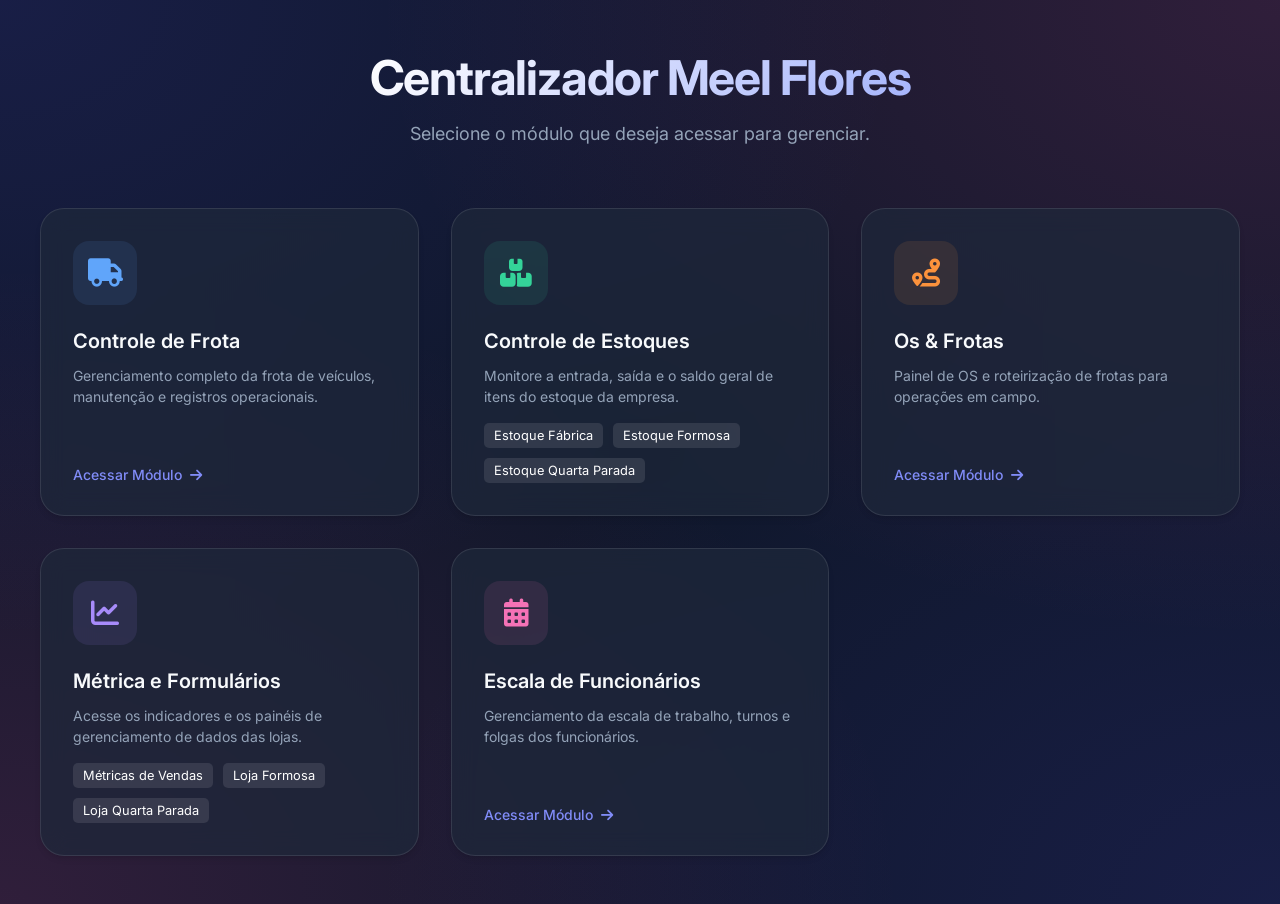
<file: index.html>
<!DOCTYPE html>
<html lang="pt-BR">

<head>
    <meta charset="UTF-8">
    <meta name="viewport" content="width=device-width, initial-scale=1.0">
    <title>CMF</title>
    <link rel="preconnect" href="https://fonts.googleapis.com">
    <link rel="preconnect" href="https://fonts.gstatic.com" crossorigin>
    <link href="https://fonts.googleapis.com/css2?family=Inter:wght@300;400;500;600;700&display=swap" rel="stylesheet">
    <link rel="stylesheet" href="https://cdnjs.cloudflare.com/ajax/libs/font-awesome/6.4.0/css/all.min.css">
    <link rel="stylesheet" href="styleindex.css">
</head>

<body>

    <div class="header">
        <h1>Centralizador Meel Flores</h1>
        <p>Selecione o módulo que deseja acessar para gerenciar.</p>
    </div>

    <div class="grid-container">

        <!-- Controle de Frota -->
        <a href="cf/controle-frota.html" class="card">
            <div class="icon-wrapper icon-blue">
                <i class="fa-solid fa-truck"></i>
            </div>
            <h2>Controle de Frota</h2>
            <p>Gerenciamento completo da frota de veículos, manutenção e registros operacionais.</p>
            <div class="card-footer">
                Acessar Módulo <i class="fa-solid fa-arrow-right"></i>
            </div>
        </a>

        <!-- Controle de Estoque -->
        <div class="card" style="cursor: default;">
            <div class="icon-wrapper icon-green">
                <i class="fa-solid fa-boxes-stacked"></i>
            </div>
            <h2>Controle de Estoques</h2>
            <p>Monitore a entrada, saída e o saldo geral de itens do estoque da empresa.</p>
            <div class="f3-links">
                <a href="./cse2/CEF.html">Estoque Fábrica</a>
                <a href="./cse2/CELF.html">Estoque Formosa</a>
                <a href="./cse2/CEQP.html">Estoque Quarta Parada</a>
            </div>
        </div>

        <!-- OS & Frota -->
        <a href="frota/os.html" class="card">
            <div class="icon-wrapper icon-orange">
                <i class="fa-solid fa-route"></i>
            </div>
            <h2>Os & Frotas</h2>
            <p>Painel de OS e roteirização de frotas para operações em campo.</p>
            <div class="card-footer">
                Acessar Módulo <i class="fa-solid fa-arrow-right"></i>
            </div>
        </a>

        <!-- F3 Dashboards -->
        <div class="card" style="cursor: default;">
            <div class="icon-wrapper icon-purple">
                <i class="fa-solid fa-chart-line"></i>
            </div>
            <h2>Métrica e Formulários</h2>
            <p>Acesse os indicadores e os painéis de gerenciamento de dados das lojas.</p>
            <div class="f3-links">
                <a href="./formularios/dashboard.html">Métricas de Vendas</a>
                <a href="./formularios/F3.html">Loja Formosa</a>
                <a href="./formularios/QPF2.html">Loja Quarta Parada</a>
            </div>
        </div>
        <!-- Escala -->
        <a href="./escala/escala.html" class="card">
            <div class="icon-wrapper icon-pink">
                <i class="fa-solid fa-calendar-days"></i>
            </div>
            <h2>Escala de Funcionários</h2>
            <p>Gerenciamento da escala de trabalho, turnos e folgas dos funcionários.</p>
            <div class="card-footer">
                Acessar Módulo <i class="fa-solid fa-arrow-right"></i>
            </div>
        </a>

    </div>

</body>

</html>
</file>
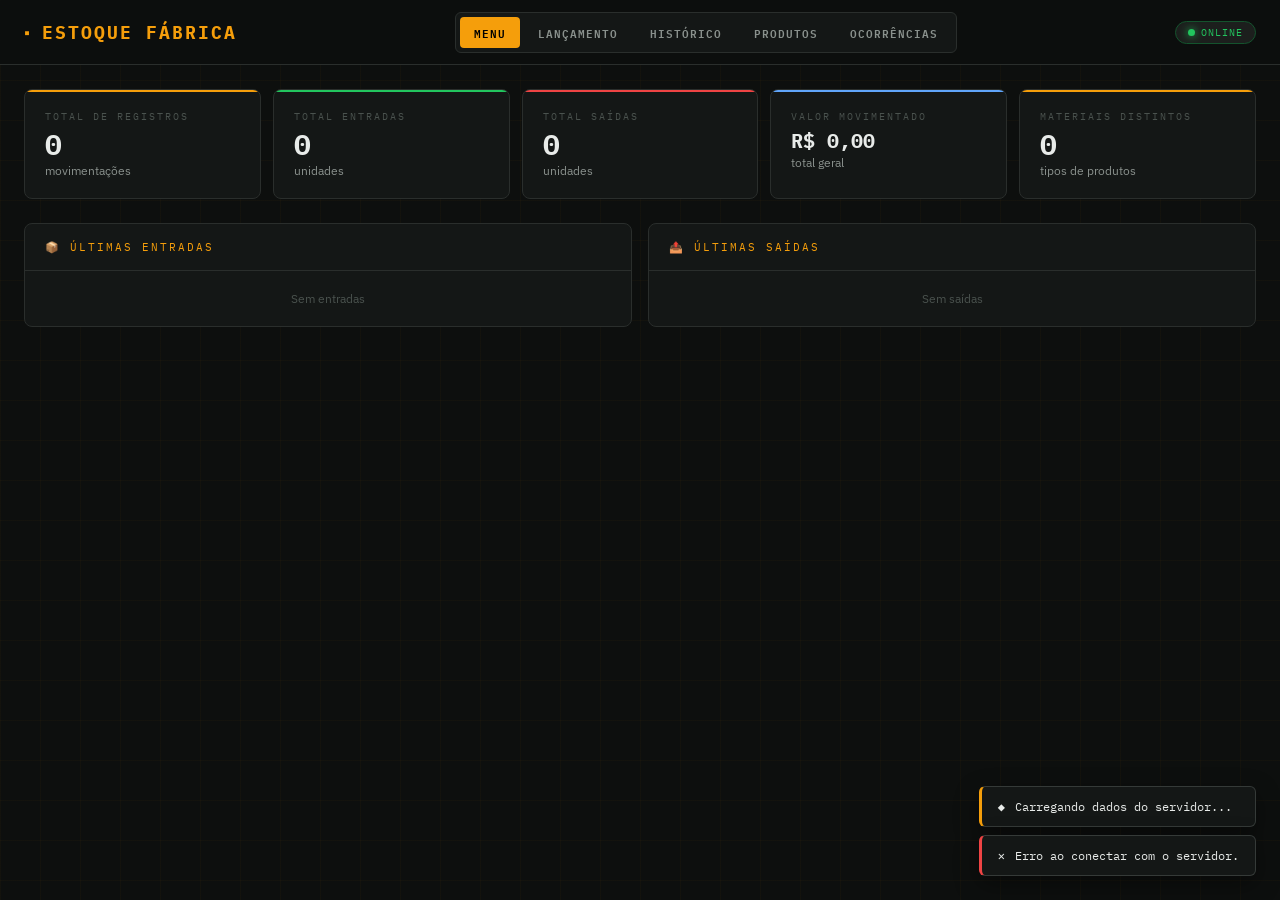
<file: cse2/CEF.html>
<!DOCTYPE html>
<html lang="pt-BR">

<head>
  <meta charset="UTF-8">
  <meta name="viewport" content="width=device-width, initial-scale=1.0">
  <title>CEF</title>
  <link
    href="https://fonts.googleapis.com/css2?family=IBM+Plex+Mono:wght@400;500;600;700&family=IBM+Plex+Sans:wght@300;400;500;600&display=swap"
    rel="stylesheet">
  <link rel="stylesheet" href="cse2style.css">
</head>

<body>
  <div class="app">

    <!-- HEADER -->
    <header>
      <div class="header-inner">
        <div class="logo">ESTOQUE FÁBRICA</div>
        <div class="tabs">
          <button class="tab active" onclick="switchTab('dashboard')">Menu</button>
          <button class="tab" onclick="switchTab('lancamento')">Lançamento</button>
          <button class="tab" onclick="switchTab('historico')">Histórico</button>
          <button class="tab" onclick="switchTab('produtos')">Produtos</button>
          <button class="tab" onclick="switchTab('ocorrencias')">Ocorrências<span class="tab-badge" id="badgeOcorrencias" style="display:none">0</span></button>
        </div>
        <div style="display:flex;align-items:center;gap:8px">
          <div class="pending-badge" id="pendingBadge">⏳ <span id="pendingCount">0</span> pendentes</div>
          <div class="status-badge" id="statusBadge">
            <div class="status-dot"></div>
            <span id="statusText">Verificando...</span>
          </div>
        </div>
      </div>
    </header>

    <!-- MAIN -->
    <div class="main">

      <!-- DASHBOARD -->
      <div id="panel-dashboard" class="panel active">
        <div class="stats-grid" id="statsGrid"></div>

        <div style="display:grid;grid-template-columns:1fr 1fr;gap:16px;margin-bottom:24px">
          <div class="table-wrapper">
            <div class="table-header">
              <span class="table-title">📦 Últimas Entradas</span>
            </div>
            <div class="overflow-x">
              <table id="tblEntradas">
                <tbody></tbody>
              </table>
            </div>
          </div>
          <div class="table-wrapper">
            <div class="table-header">
              <span class="table-title">📤 Últimas Saídas</span>
            </div>
            <div class="overflow-x">
              <table id="tblSaidas">
                <tbody></tbody>
              </table>
            </div>
          </div>
        </div>
      </div>

      <!-- LANCAMENTO -->
      <div id="panel-lancamento" class="panel">
        <div class="form-card">
          <div class="form-title">Entrada e Saída</div>
          <div class="form-grid">
            <div class="form-group">
              <label>Tipo <span class="required">*</span></label>
              <div class="radio-group">
                <label class="radio-btn entrada checked" id="rb-entrada">
                  <input type="radio" name="tipo" value="Entrada" checked onchange="updateRadio()">
                  ▲ Entrada
                </label>
                <label class="radio-btn saida" id="rb-saida">
                  <input type="radio" name="tipo" value="Saída" onchange="updateRadio()">
                  ▼ Saída
                </label>
              </div>
            </div>
            <div class="form-group">
              <label>Data <span class="required">*</span></label>
              <input type="datetime-local" id="f-data">
            </div>
            <div class="form-group"> <!--Quem cadastrou-->
              <label>Quem cadastrou <span class="required">*</span></label>
              <input type="text" id="f-quem" placeholder="Nome do responsável" list="listQuem">
              <datalist id="listQuem"></datalist>
            </div>
            <div class="form-group"> <!--Fornecedor-->
              <label>Fornecedor</label>
              <input type="text" id="f-fornecedor" placeholder="Nome do fornecedor" list="listFornecedor">
              <datalist id="listFornecedor"></datalist>
            </div>
            <div class="form-group"> <!--Quem Recebeu-->
              <label>Quem Recebeu</label>
              <input type="text" id="f-recebeu" placeholder="Nome de quem recebeu" list="listRecebeu">
              <datalist id="listRecebeu"></datalist>
            </div>
            <div class="form-group"> <!--Local do Estoque-->
              <label>Local do Estoque <span class="required">*</span></label>
              <input type="text" id="f-local" placeholder="Ex: Galpão A, Prateleira 3" list="listLocal">
              <datalist id="listLocal"></datalist>
            </div>
            <div class="form-group"> <!--Material-->
              <label>Material <span class="required">*</span></label>
              <input type="text" id="f-material" placeholder="Nome do material" list="listMaterial"
                oninput="autoFillType()">
              <datalist id="listMaterial"></datalist>
            </div>
            <div class="form-group"> <!--Tipo do Material-->
              <label>Tipo do Material <span class="required">*</span></label>
              <input type="text" id="f-tipo" placeholder="Ex: Peça, Ferramenta, EPI" list="listTipo">
              <datalist id="listTipo"></datalist>
            </div>
            <div class="form-group"> <!--Modo de Quantidade-->
              <label>Modo de Quantidade <span class="required">*</span></label>
              <select id="f-modo-qtd" onchange="toggleModoQtd()">
                <option value="unidade">Por Unidade Avulsa</option>
                <option value="pacote">Por Pacote Fechado</option>
              </select>
            </div>
            <div class="form-group" id="group-pacotes" style="display:none"> <!--Qtd. de Pacotes-->
              <label>Qtd. de Pacotes <span class="required">*</span></label>
              <input type="number" id="f-pacotes" placeholder="0" min="0" oninput="calcTotalQtd()">
            </div>
            <div class="form-group" id="group-unid-pacote" style="display:none"> <!--Unids. por Pacote-->
              <label>Unids. por Pacote <span class="required">*</span></label>
              <input type="number" id="f-unid-pacote" placeholder="0" min="0" oninput="calcTotalQtd()">
            </div>
            <div class="form-group"> <!--Unidades Totais-->
              <label>Unidades Totais <span class="required">*</span></label>
              <input type="number" id="f-qtd" placeholder="0" min="1" oninput="calcUnitario()">
            </div>
            <div class="form-group"> <!--Valor Total-->
              <label>Valor Total (R$)</label>
              <input type="number" id="f-vtotal" placeholder="0,00" step="0.01" min="0" oninput="calcUnitario()">
            </div>
            <div class="form-group"> <!--Valor Unitário-->
              <label>Valor Unitário (R$) <span
                  style="font-size:8px;letter-spacing:1px;color:var(--text-muted)">(auto)</span></label>
              <input type="number" id="f-vunit" placeholder="0,00" step="0.01" min="0" readonly style="opacity:0.7">
            </div>
            <div class="form-group"> <!--Observações-->
              <label>Observações / Quem retirou</label>
              <input type="text" id="f-obs" placeholder="Notas adicionais...">
            </div>
          </div>
          <div style="display:flex;gap:8px"> <!--Botões de Salvar e Limpar-->
            <button class="btn btn-primary" id="btnSalvar" onclick="salvarLancamento()"
              style="position:relative;overflow:hidden">
              <span class="btn-text">✓ Salvar Lançamento</span>
              <span class="btn-loader"><span class="spinner-sm"></span> Salvando...</span>
            </button>
            <button class="btn" onclick="limparForm()">↺ Limpar</button>
          </div>
        </div>
      </div>

      <!-- HISTORICO -->
      <div id="panel-historico" class="panel">
        <div class="table-wrapper">
          <div class="table-header">
            <div style="display:flex; align-items:center; gap: 15px;">
              <span class="table-title">Histórico de Movimentações</span>
              <button class="btn btn-clear-filters" onclick="triggerSincronizar()"
                style="padding: 5px 12px; font-size: 13px;">
                ⟳ Sincronizar
              </button>
            </div>
            <span class="record-count" id="recordCount">0 registros</span>
          </div>
          <div class="filters-bar">
            <div class="filter-group">
              <span class="filter-label">Busca</span>
              <input class="filter-input" id="flt-search" placeholder="Material, responsável..."
                oninput="renderHistorico()">
            </div>
            <div class="filter-group">
              <span class="filter-label">Tipo</span>
              <select class="filter-input" id="flt-tipo" onchange="renderHistorico()">
                <option value="">Todos</option>
                <option>Entrada</option>
                <option>Saída</option>
              </select>
            </div>
            <div class="filter-group">
              <span class="filter-label">Local</span>
              <select class="filter-input" id="flt-local" onchange="renderHistorico()">
                <option value="">Todos</option>
              </select>
            </div>
            <div class="filter-group">
              <span class="filter-label">Responsável</span>
              <select class="filter-input" id="flt-quem" onchange="renderHistorico()">
                <option value="">Todos</option>
              </select>
            </div>
            <div class="filter-group">
              <span class="filter-label">Material</span>
              <select class="filter-input" id="flt-material" onchange="renderHistorico()">
                <option value="">Todos</option>
              </select>
            </div>
            <div class="filter-group">
              <span class="filter-label">Data início</span>
              <input class="filter-input" type="date" id="flt-dtinicio" oninput="renderHistorico()">
            </div>
            <div class="filter-group">
              <span class="filter-label">Data fim</span>
              <input class="filter-input" type="date" id="flt-dtfim" oninput="renderHistorico()">
            </div>
            <button class="btn btn-clear-filters btn" onclick="clearFilters()">✕ Limpar Filtros</button>
          </div>
          <div class="overflow-x">
            <table id="tblHistorico">
              <thead>
                <tr>
                  <th onclick="sortTable('data')">Data <span class="sort-arrow">↕</span></th>
                  <th onclick="sortTable('tipo')">Tipo <span class="sort-arrow">↕</span></th>
                  <th onclick="sortTable('quem')">Responsável <span class="sort-arrow">↕</span></th>
                  <th onclick="sortTable('fornecedor')">Fornecedor <span class="sort-arrow">↕</span></th>
                  <th onclick="sortTable('quemRecebeu')">Recebeu <span class="sort-arrow">↕</span></th>
                  <th onclick="sortTable('quemCadastrou')">Cadastrou <span class="sort-arrow">↕</span></th>
                  <th onclick="sortTable('local')">Local <span class="sort-arrow">↕</span></th>
                  <th onclick="sortTable('material')">Material <span class="sort-arrow">↕</span></th>
                  <th onclick="sortTable('tipoMaterial')">Tipo Mat. <span class="sort-arrow">↕</span></th>
                  <th onclick="sortTable('qtd_pacotes')">Pacotes <span class="sort-arrow">↕</span></th>
                  <th onclick="sortTable('qtd')">Qtd <span class="sort-arrow">↕</span></th>
                  <th onclick="sortTable('vunit')">V. Unit. <span class="sort-arrow">↕</span></th>
                  <th onclick="sortTable('vtotal')">V. Total <span class="sort-arrow">↕</span></th>
                  <th>Obs.</th>
                  <th></th>
                </tr>
              </thead>
              <tbody id="tblHistoricoBody"></tbody>
            </table>
          </div>
          <div id="emptyHistorico" class="empty-state" style="display:none">
            <div class="empty-icon">📋</div>
            <div class="empty-text">Nenhum registro encontrado</div>
          </div>
        </div>
      </div>

      <!-- PRODUTOS -->
      <div id="panel-produtos" class="panel">
        <div style="margin-bottom:16px;display:flex;gap:10px;align-items:center;flex-wrap:wrap">
          <div class="filter-group">
            <span class="filter-label">Filtrar produto</span>
            <input class="filter-input" id="flt-produto" placeholder="Buscar produto..." oninput="renderProdutos()"
              style="min-width:240px">
          </div>
          <div class="filter-group">
            <span class="filter-label">Tipo</span>
            <select class="filter-input" id="flt-tipo-prod" onchange="renderProdutos()">
              <option value="">Todos</option>
            </select>
          </div>
          <div class="filter-group">
            <span class="filter-label">Local</span>
            <select class="filter-input" id="flt-local-prod" onchange="renderProdutos()">
              <option value="">Todos</option>
            </select>
          </div>
        </div>
        <div id="productGrid" class="product-grid"></div>
        <div id="emptyProdutos" class="empty-state" style="display:none">
          <div class="empty-icon">📦</div>
          <div class="empty-text">Nenhum produto encontrado</div>
        </div>
      </div>

      <!-- OCORRÊNCIAS -->
      <div id="panel-ocorrencias" class="panel">
        <div style="margin-bottom:20px">
          <div style="font-family:var(--font-mono);font-size:11px;letter-spacing:3px;text-transform:uppercase;color:var(--amber);margin-bottom:6px">Ocorrências de Estoque</div>
          <div style="font-size:13px;color:var(--text-dim)">Produtos que atingiram o nível de alerta configurado. Configure os limites nos cards da aba Produtos ⚙</div>
        </div>
        <div id="ocorrenciasContainer"></div>
      </div>

    </div><!-- /main -->
  </div><!-- /app -->

  <!-- LOADING OVERLAY -->
  <div class="loading-overlay" id="loadingOverlay">
    <div class="spinner"></div>
    <div class="loading-text" id="loadingText">Sincronizando...</div>
  </div>

  <!-- TOAST CONTAINER -->
  <div class="toast-container" id="toastContainer"></div>

  <!-- MODAL CONFIRM -->
  <div class="modal-overlay" id="modalOverlay">
    <div class="modal">
      <div class="modal-title" id="modalTitle">Confirmar</div>
      <div class="modal-text" id="modalText"></div>
      <div id="deleteReasonGroup" style="display:none;margin-bottom:16px">
        <label
          style="font-family:var(--font-mono);font-size:10px;letter-spacing:2px;text-transform:uppercase;color:var(--text-dim);margin-bottom:6px;display:block">Motivo
          da Exclusão <span style="color:var(--amber)">*</span></label>
        <textarea id="deleteReason" rows="3" placeholder="Informe o motivo da exclusão..."
          style="width:100%;background:var(--surface2);border:1px solid var(--border2);border-radius:4px;color:var(--text);font-family:var(--font-sans);font-size:14px;padding:10px 12px;outline:none;resize:vertical"></textarea>
      </div>
      <div class="modal-actions">
        <button class="btn" onclick="closeModal()">Cancelar</button>
        <button class="btn btn-danger" id="modalConfirmBtn">Confirmar</button>
      </div>
    </div>
  </div>

  <!-- MODAL BAIXA RÁPIDA -->
  <div class="modal-overlay" id="modalBaixaRapida">
    <div class="modal">
      <div class="modal-title">▼ Baixa Rápida</div>
      <div class="modal-produto-info">
        <div id="lblBaixaProduto">—</div>
        <div class="modal-saldo-info" id="lblBaixaSaldo"></div>
      </div>
      <div class="modal-form-group">
        <label>Quantidade <span class="required">*</span></label>
        <input type="number" id="inpBaixaQtd" min="1" placeholder="0">
      </div>
      <div class="modal-form-group">
        <label>Motivo <span class="required">*</span></label>
        <select id="selBaixaMotivo" onchange="toggleMotivoPerdaDescarte()">
          <option value="Venda">Venda</option>
          <option value="Consumo interno">Consumo interno</option>
          <option value="Descarte">Descarte</option>
          <option value="Perda">Perda</option>
          <option value="Transferência">Transferência</option>
          <option value="Outro">Outro</option>
        </select>
      </div>
      <div class="modal-form-group" id="grupoPerdaMotivo" style="display:none">
        <label>Descreva o motivo <span class="required">*</span></label>
        <textarea id="inpMotivoPerda" rows="3" placeholder="Descreva o motivo da perda ou descarte..."
          style="width:100%;background:var(--surface2);border:1px solid var(--border2);border-radius:4px;color:var(--text);font-family:var(--font-sans);font-size:14px;padding:10px 12px;outline:none;resize:vertical"></textarea>
      </div>
      <div class="modal-form-group">
        <label>Quem realizou <span class="required">*</span></label>
        <input type="text" id="inpBaixaQuem" placeholder="Nome do responsável">
        <div class="modal-operador-hint">Será lembrado automaticamente nas próximas baixas</div>
      </div>
      <div class="modal-actions">
        <button class="btn" onclick="fecharModalBaixa()">Cancelar</button>
        <button class="btn btn-danger" onclick="confirmarBaixaRapida()">▼ Confirmar Baixa</button>
      </div>
    </div>
  </div>

  <!-- MODAL MOVER PRODUTO -->
  <div class="modal-overlay" id="modalMoverProduto">
    <div class="modal">
      <div class="modal-title">↔ Mover para outro Local</div>
      <div class="modal-produto-info">
        <div id="lblMoverProduto">—</div>
        <div class="modal-saldo-info" id="lblMoverSaldo"></div>
      </div>
      <div class="modal-form-group">
        <label>Local de destino <span class="required">*</span></label>
        <input type="text" id="inpMoverDestino" placeholder="Ex: Galpão B, Prateleira 2" list="listMoverDestino">
        <datalist id="listMoverDestino"></datalist>
      </div>
      <div class="modal-form-group">
        <label>Quantidade <span class="required">*</span></label>
        <input type="number" id="inpMoverQtd" min="1" placeholder="0">
      </div>
      <div class="modal-form-group">
        <label>Quem realizou <span class="required">*</span></label>
        <input type="text" id="inpMoverQuem" placeholder="Nome do responsável">
      </div>
      <div class="modal-actions">
        <button class="btn" onclick="fecharModalMover()">Cancelar</button>
        <button class="btn btn-primary" onclick="confirmarMoverProduto()">↔ Confirmar Movimentação</button>
      </div>
    </div>
  </div>

  <!-- MODAL CONFIG ALERTA -->
  <div class="modal-overlay" id="modalConfigAlerta">
    <div class="modal">
      <div class="modal-title">⚙ Configurar Alerta de Estoque</div>
      <div class="modal-produto-info">
        <div id="lblConfigProduto">—</div>
      </div>
      <div class="modal-form-group">
        <label>🟡 Estoque Médio (aviso amarelo)</label>
        <input type="number" id="inpEstoqueMedio" min="0" placeholder="Ex: 50 unidades">
      </div>
      <div class="modal-form-group">
        <label>🔴 Estoque Mínimo (aviso vermelho)</label>
        <input type="number" id="inpEstoqueMinimo" min="0" placeholder="Ex: 10 unidades">
        <div class="modal-operador-hint">O mínimo deve ser menor que o médio. Deixe 0 para desativar.</div>
      </div>
      <div class="modal-actions">
        <button class="btn" onclick="fecharModalConfigAlerta()">Cancelar</button>
        <button class="btn btn-primary" onclick="salvarConfigAlerta()">✓ Salvar Configuração</button>
      </div>
    </div>
  </div>

  <script>
    window.APP_CONFIG = {
      CACHE_KEY: 'estoque_cef_v1',
      PENDING_KEY: 'estoque_cef_pending',
      ORIGEM: 'CEF'
    };
  </script>
  <script src="js/ui.js"></script>
  <script src="js/storage.js"></script>
  <script src="js/api.js"></script>
  <script src="js/app.js"></script>
  <script src="js/ocorrencias_estoque.js"></script>
</body>

</html>
</file>
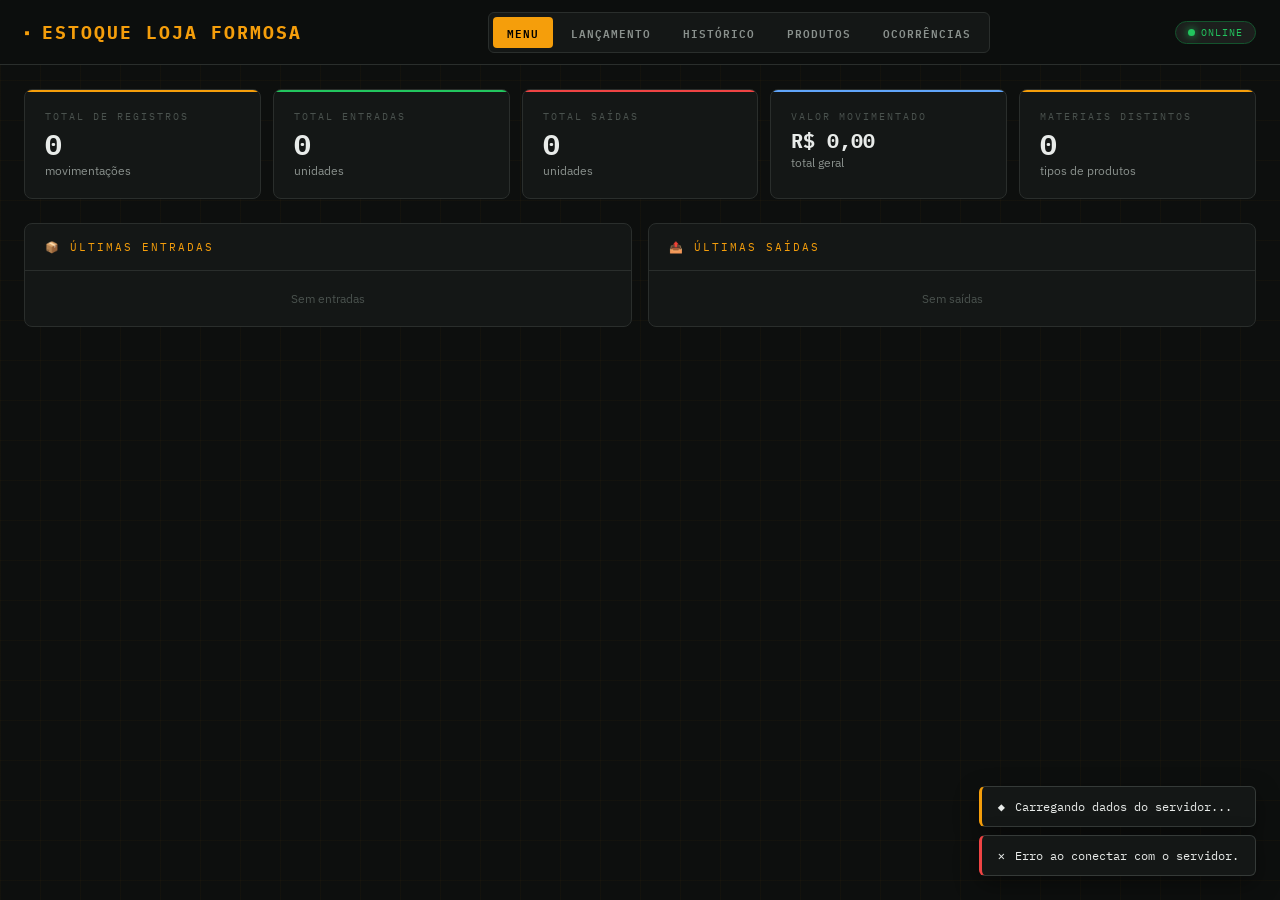
<file: cse2/CELF.html>
<!DOCTYPE html>
<html lang="pt-BR">

<head>
  <meta charset="UTF-8">
  <meta name="viewport" content="width=device-width, initial-scale=1.0">
  <title>CELF</title>
  <link
    href="https://fonts.googleapis.com/css2?family=IBM+Plex+Mono:wght@400;500;600;700&family=IBM+Plex+Sans:wght@300;400;500;600&display=swap"
    rel="stylesheet">
  <link rel="stylesheet" href="cse2style.css">
</head>

<body>
  <div class="app">

    <!-- HEADER -->
    <header>
      <div class="header-inner">
        <div class="logo">ESTOQUE LOJA FORMOSA</div>
        <div class="tabs">
          <button class="tab active" onclick="switchTab('dashboard')">Menu</button>
          <button class="tab" onclick="switchTab('lancamento')">Lançamento</button>
          <button class="tab" onclick="switchTab('historico')">Histórico</button>
          <button class="tab" onclick="switchTab('produtos')">Produtos</button>
          <button class="tab" onclick="switchTab('ocorrencias')">Ocorrências<span class="tab-badge" id="badgeOcorrencias" style="display:none">0</span></button>
        </div>
        <div style="display:flex;align-items:center;gap:8px">
          <div class="pending-badge" id="pendingBadge">⏳ <span id="pendingCount">0</span> pendentes</div>
          <div class="status-badge" id="statusBadge">
            <div class="status-dot"></div>
            <span id="statusText">Verificando...</span>
          </div>
        </div>
      </div>
    </header>

    <!-- MAIN -->
    <div class="main">

      <!-- DASHBOARD -->
      <div id="panel-dashboard" class="panel active">
        <div class="stats-grid" id="statsGrid"></div>

        <div style="display:grid;grid-template-columns:1fr 1fr;gap:16px;margin-bottom:24px">
          <div class="table-wrapper">
            <div class="table-header">
              <span class="table-title">📦 Últimas Entradas</span>
            </div>
            <div class="overflow-x">
              <table id="tblEntradas">
                <tbody></tbody>
              </table>
            </div>
          </div>
          <div class="table-wrapper">
            <div class="table-header">
              <span class="table-title">📤 Últimas Saídas</span>
            </div>
            <div class="overflow-x">
              <table id="tblSaidas">
                <tbody></tbody>
              </table>
            </div>
          </div>
        </div>
      </div>

      <!-- LANCAMENTO -->
      <div id="panel-lancamento" class="panel">
        <div class="form-card">
          <div class="form-title">Entrada e Saída</div>
          <div class="form-grid">
            <div class="form-group">
              <label>Tipo <span class="required">*</span></label>
              <div class="radio-group">
                <label class="radio-btn entrada checked" id="rb-entrada">
                  <input type="radio" name="tipo" value="Entrada" checked onchange="updateRadio()">
                  ▲ Entrada
                </label>
                <label class="radio-btn saida" id="rb-saida">
                  <input type="radio" name="tipo" value="Saída" onchange="updateRadio()">
                  ▼ Saída
                </label>
              </div>
            </div>
            <div class="form-group">
              <label>Data <span class="required">*</span></label>
              <input type="datetime-local" id="f-data">
            </div>
            <div class="form-group"> <!--Quem cadastrou-->
              <label>Quem cadastrou <span class="required">*</span></label>
              <input type="text" id="f-quem" placeholder="Nome do responsável" list="listQuem">
              <datalist id="listQuem"></datalist>
            </div>
            <div class="form-group"> <!--Fornecedor-->
              <label>Fornecedor</label>
              <input type="text" id="f-fornecedor" placeholder="Nome do fornecedor" list="listFornecedor">
              <datalist id="listFornecedor"></datalist>
            </div>
            <div class="form-group"> <!--Quem Recebeu-->
              <label>Quem Recebeu</label>
              <input type="text" id="f-recebeu" placeholder="Nome de quem recebeu" list="listRecebeu">
              <datalist id="listRecebeu"></datalist>
            </div>
            <div class="form-group"> <!--Local do Estoque-->
              <label>Local do Estoque <span class="required">*</span></label>
              <input type="text" id="f-local" placeholder="Ex: Galpão A, Prateleira 3" list="listLocal">
              <datalist id="listLocal"></datalist>
            </div>
            <div class="form-group"> <!--Material-->
              <label>Material <span class="required">*</span></label>
              <input type="text" id="f-material" placeholder="Nome do material" list="listMaterial"
                oninput="autoFillType()">
              <datalist id="listMaterial"></datalist>
            </div>
            <div class="form-group"> <!--Tipo do Material-->
              <label>Tipo do Material <span class="required">*</span></label>
              <input type="text" id="f-tipo" placeholder="Ex: Peça, Ferramenta, EPI" list="listTipo">
              <datalist id="listTipo"></datalist>
            </div>
            <div class="form-group"> <!--Modo de Quantidade-->
              <label>Modo de Quantidade <span class="required">*</span></label>
              <select id="f-modo-qtd" onchange="toggleModoQtd()">
                <option value="unidade">Por Unidade Avulsa</option>
                <option value="pacote">Por Pacote Fechado</option>
              </select>
            </div>
            <div class="form-group" id="group-pacotes" style="display:none"> <!--Qtd. de Pacotes-->
              <label>Qtd. de Pacotes <span class="required">*</span></label>
              <input type="number" id="f-pacotes" placeholder="0" min="0" oninput="calcTotalQtd()">
            </div>
            <div class="form-group" id="group-unid-pacote" style="display:none"> <!--Unids. por Pacote-->
              <label>Unids. por Pacote <span class="required">*</span></label>
              <input type="number" id="f-unid-pacote" placeholder="0" min="0" oninput="calcTotalQtd()">
            </div>
            <div class="form-group"> <!--Unidades Totais-->
              <label>Unidades Totais <span class="required">*</span></label>
              <input type="number" id="f-qtd" placeholder="0" min="1" oninput="calcUnitario()">
            </div>
            <div class="form-group"> <!--Valor Total-->
              <label>Valor Total (R$)</label>
              <input type="number" id="f-vtotal" placeholder="0,00" step="0.01" min="0" oninput="calcUnitario()">
            </div>
            <div class="form-group"> <!--Valor Unitário-->
              <label>Valor Unitário (R$) <span
                  style="font-size:8px;letter-spacing:1px;color:var(--text-muted)">(auto)</span></label>
              <input type="number" id="f-vunit" placeholder="0,00" step="0.01" min="0" readonly style="opacity:0.7">
            </div>
            <div class="form-group"> <!--Observações-->
              <label>Observações / Quem retirou</label>
              <input type="text" id="f-obs" placeholder="Notas adicionais...">
            </div>
          </div>
          <div style="display:flex;gap:8px"> <!--Botões de Salvar e Limpar-->
            <button class="btn btn-primary" id="btnSalvar" onclick="salvarLancamento()"
              style="position:relative;overflow:hidden">
              <span class="btn-text">✓ Salvar Lançamento</span>
              <span class="btn-loader"><span class="spinner-sm"></span> Salvando...</span>
            </button>
            <button class="btn" onclick="limparForm()">↺ Limpar</button>
          </div>
        </div>
      </div>

      <!-- HISTORICO -->
      <div id="panel-historico" class="panel">
        <div class="table-wrapper">
          <div class="table-header">
            <div style="display:flex; align-items:center; gap: 15px;">
              <span class="table-title">Histórico de Movimentações</span>
              <button class="btn btn-clear-filters" onclick="triggerSincronizar()"
                style="padding: 5px 12px; font-size: 13px;">
                ⟳ Sincronizar
              </button>
            </div>
            <span class="record-count" id="recordCount">0 registros</span>
          </div>
          <div class="filters-bar">
            <div class="filter-group">
              <span class="filter-label">Busca</span>
              <input class="filter-input" id="flt-search" placeholder="Material, responsável..."
                oninput="renderHistorico()">
            </div>
            <div class="filter-group">
              <span class="filter-label">Tipo</span>
              <select class="filter-input" id="flt-tipo" onchange="renderHistorico()">
                <option value="">Todos</option>
                <option>Entrada</option>
                <option>Saída</option>
              </select>
            </div>
            <div class="filter-group">
              <span class="filter-label">Local</span>
              <select class="filter-input" id="flt-local" onchange="renderHistorico()">
                <option value="">Todos</option>
              </select>
            </div>
            <div class="filter-group">
              <span class="filter-label">Responsável</span>
              <select class="filter-input" id="flt-quem" onchange="renderHistorico()">
                <option value="">Todos</option>
              </select>
            </div>
            <div class="filter-group">
              <span class="filter-label">Material</span>
              <select class="filter-input" id="flt-material" onchange="renderHistorico()">
                <option value="">Todos</option>
              </select>
            </div>
            <div class="filter-group">
              <span class="filter-label">Data início</span>
              <input class="filter-input" type="date" id="flt-dtinicio" oninput="renderHistorico()">
            </div>
            <div class="filter-group">
              <span class="filter-label">Data fim</span>
              <input class="filter-input" type="date" id="flt-dtfim" oninput="renderHistorico()">
            </div>
            <button class="btn btn-clear-filters btn" onclick="clearFilters()">✕ Limpar Filtros</button>
          </div>
          <div class="overflow-x">
            <table id="tblHistorico">
              <thead>
                <tr>
                  <th onclick="sortTable('data')">Data <span class="sort-arrow">↕</span></th>
                  <th onclick="sortTable('tipo')">Tipo <span class="sort-arrow">↕</span></th>
                  <th onclick="sortTable('quem')">Responsável <span class="sort-arrow">↕</span></th>
                  <th onclick="sortTable('fornecedor')">Fornecedor <span class="sort-arrow">↕</span></th>
                  <th onclick="sortTable('quemRecebeu')">Recebeu <span class="sort-arrow">↕</span></th>
                  <th onclick="sortTable('quemCadastrou')">Cadastrou <span class="sort-arrow">↕</span></th>
                  <th onclick="sortTable('local')">Local <span class="sort-arrow">↕</span></th>
                  <th onclick="sortTable('material')">Material <span class="sort-arrow">↕</span></th>
                  <th onclick="sortTable('tipoMaterial')">Tipo Mat. <span class="sort-arrow">↕</span></th>
                  <th onclick="sortTable('qtd_pacotes')">Pacotes <span class="sort-arrow">↕</span></th>
                  <th onclick="sortTable('qtd')">Qtd <span class="sort-arrow">↕</span></th>
                  <th onclick="sortTable('vunit')">V. Unit. <span class="sort-arrow">↕</span></th>
                  <th onclick="sortTable('vtotal')">V. Total <span class="sort-arrow">↕</span></th>
                  <th>Obs.</th>
                  <th></th>
                </tr>
              </thead>
              <tbody id="tblHistoricoBody"></tbody>
            </table>
          </div>
          <div id="emptyHistorico" class="empty-state" style="display:none">
            <div class="empty-icon">📋</div>
            <div class="empty-text">Nenhum registro encontrado</div>
          </div>
        </div>
      </div>

      <!-- PRODUTOS -->
      <div id="panel-produtos" class="panel">
        <div style="margin-bottom:16px;display:flex;gap:10px;align-items:center;flex-wrap:wrap">
          <div class="filter-group">
            <span class="filter-label">Filtrar produto</span>
            <input class="filter-input" id="flt-produto" placeholder="Buscar produto..." oninput="renderProdutos()"
              style="min-width:240px">
          </div>
          <div class="filter-group">
            <span class="filter-label">Tipo</span>
            <select class="filter-input" id="flt-tipo-prod" onchange="renderProdutos()">
              <option value="">Todos</option>
            </select>
          </div>
          <div class="filter-group">
            <span class="filter-label">Local</span>
            <select class="filter-input" id="flt-local-prod" onchange="renderProdutos()">
              <option value="">Todos</option>
            </select>
          </div>
        </div>
        <div id="productGrid" class="product-grid"></div>
        <div id="emptyProdutos" class="empty-state" style="display:none">
          <div class="empty-icon">📦</div>
          <div class="empty-text">Nenhum produto encontrado</div>
        </div>
      </div>

      <!-- OCORRÊNCIAS -->
      <div id="panel-ocorrencias" class="panel">
        <div style="margin-bottom:20px">
          <div style="font-family:var(--font-mono);font-size:11px;letter-spacing:3px;text-transform:uppercase;color:var(--amber);margin-bottom:6px">Ocorrências de Estoque</div>
          <div style="font-size:13px;color:var(--text-dim)">Produtos que atingiram o nível de alerta configurado. Configure os limites nos cards da aba Produtos ⚙</div>
        </div>
        <div id="ocorrenciasContainer"></div>
      </div>

    </div><!-- /main -->
  </div><!-- /app -->

  <!-- LOADING OVERLAY -->
  <div class="loading-overlay" id="loadingOverlay">
    <div class="spinner"></div>
    <div class="loading-text" id="loadingText">Sincronizando...</div>
  </div>

  <!-- TOAST CONTAINER -->
  <div class="toast-container" id="toastContainer"></div>

  <!-- MODAL CONFIRM -->
  <div class="modal-overlay" id="modalOverlay">
    <div class="modal">
      <div class="modal-title" id="modalTitle">Confirmar</div>
      <div class="modal-text" id="modalText"></div>
      <div id="deleteReasonGroup" style="display:none;margin-bottom:16px">
        <label
          style="font-family:var(--font-mono);font-size:10px;letter-spacing:2px;text-transform:uppercase;color:var(--text-dim);margin-bottom:6px;display:block">Motivo
          da Exclusão <span style="color:var(--amber)">*</span></label>
        <textarea id="deleteReason" rows="3" placeholder="Informe o motivo da exclusão..."
          style="width:100%;background:var(--surface2);border:1px solid var(--border2);border-radius:4px;color:var(--text);font-family:var(--font-sans);font-size:14px;padding:10px 12px;outline:none;resize:vertical"></textarea>
      </div>
      <div class="modal-actions">
        <button class="btn" onclick="closeModal()">Cancelar</button>
        <button class="btn btn-danger" id="modalConfirmBtn">Confirmar</button>
      </div>
    </div>
  </div>

  <!-- MODAL BAIXA RÁPIDA -->
  <div class="modal-overlay" id="modalBaixaRapida">
    <div class="modal">
      <div class="modal-title">▼ Baixa Rápida</div>
      <div class="modal-produto-info">
        <div id="lblBaixaProduto">—</div>
        <div class="modal-saldo-info" id="lblBaixaSaldo"></div>
      </div>
      <div class="modal-form-group">
        <label>Quantidade <span class="required">*</span></label>
        <input type="number" id="inpBaixaQtd" min="1" placeholder="0">
      </div>
      <div class="modal-form-group">
        <label>Motivo <span class="required">*</span></label>
        <select id="selBaixaMotivo" onchange="toggleMotivoPerdaDescarte()">
          <option value="Venda">Venda</option>
          <option value="Consumo interno">Consumo interno</option>
          <option value="Descarte">Descarte</option>
          <option value="Perda">Perda</option>
          <option value="Transferência">Transferência</option>
          <option value="Outro">Outro</option>
        </select>
      </div>
      <div class="modal-form-group" id="grupoPerdaMotivo" style="display:none">
        <label>Descreva o motivo <span class="required">*</span></label>
        <textarea id="inpMotivoPerda" rows="3" placeholder="Descreva o motivo da perda ou descarte..."
          style="width:100%;background:var(--surface2);border:1px solid var(--border2);border-radius:4px;color:var(--text);font-family:var(--font-sans);font-size:14px;padding:10px 12px;outline:none;resize:vertical"></textarea>
      </div>
      <div class="modal-form-group">
        <label>Quem realizou <span class="required">*</span></label>
        <input type="text" id="inpBaixaQuem" placeholder="Nome do responsável">
        <div class="modal-operador-hint">Será lembrado automaticamente nas próximas baixas</div>
      </div>
      <div class="modal-actions">
        <button class="btn" onclick="fecharModalBaixa()">Cancelar</button>
        <button class="btn btn-danger" onclick="confirmarBaixaRapida()">▼ Confirmar Baixa</button>
      </div>
    </div>
  </div>

  <!-- MODAL MOVER PRODUTO -->
  <div class="modal-overlay" id="modalMoverProduto">
    <div class="modal">
      <div class="modal-title">↔ Mover para outro Local</div>
      <div class="modal-produto-info">
        <div id="lblMoverProduto">—</div>
        <div class="modal-saldo-info" id="lblMoverSaldo"></div>
      </div>
      <div class="modal-form-group">
        <label>Local de destino <span class="required">*</span></label>
        <input type="text" id="inpMoverDestino" placeholder="Ex: Galpão B, Prateleira 2" list="listMoverDestino">
        <datalist id="listMoverDestino"></datalist>
      </div>
      <div class="modal-form-group">
        <label>Quantidade <span class="required">*</span></label>
        <input type="number" id="inpMoverQtd" min="1" placeholder="0">
      </div>
      <div class="modal-form-group">
        <label>Quem realizou <span class="required">*</span></label>
        <input type="text" id="inpMoverQuem" placeholder="Nome do responsável">
      </div>
      <div class="modal-actions">
        <button class="btn" onclick="fecharModalMover()">Cancelar</button>
        <button class="btn btn-primary" onclick="confirmarMoverProduto()">↔ Confirmar Movimentação</button>
      </div>
    </div>
  </div>

  <!-- MODAL CONFIG ALERTA -->
  <div class="modal-overlay" id="modalConfigAlerta">
    <div class="modal">
      <div class="modal-title">⚙ Configurar Alerta de Estoque</div>
      <div class="modal-produto-info">
        <div id="lblConfigProduto">—</div>
      </div>
      <div class="modal-form-group">
        <label>🟡 Estoque Médio (aviso amarelo)</label>
        <input type="number" id="inpEstoqueMedio" min="0" placeholder="Ex: 50 unidades">
      </div>
      <div class="modal-form-group">
        <label>🔴 Estoque Mínimo (aviso vermelho)</label>
        <input type="number" id="inpEstoqueMinimo" min="0" placeholder="Ex: 10 unidades">
        <div class="modal-operador-hint">O mínimo deve ser menor que o médio. Deixe 0 para desativar.</div>
      </div>
      <div class="modal-actions">
        <button class="btn" onclick="fecharModalConfigAlerta()">Cancelar</button>
        <button class="btn btn-primary" onclick="salvarConfigAlerta()">✓ Salvar Configuração</button>
      </div>
    </div>
  </div>

  <script>
    window.APP_CONFIG = {
      CACHE_KEY: 'estoque_celf_v1',
      PENDING_KEY: 'estoque_celf_pending',
      ORIGEM: 'CELF'
    };
  </script>
  <script src="js/ui.js"></script>
  <script src="js/storage.js"></script>
  <script src="js/api.js"></script>
  <script src="js/app.js"></script>
  <script src="js/ocorrencias_estoque.js"></script>
</body>

</html>
</file>
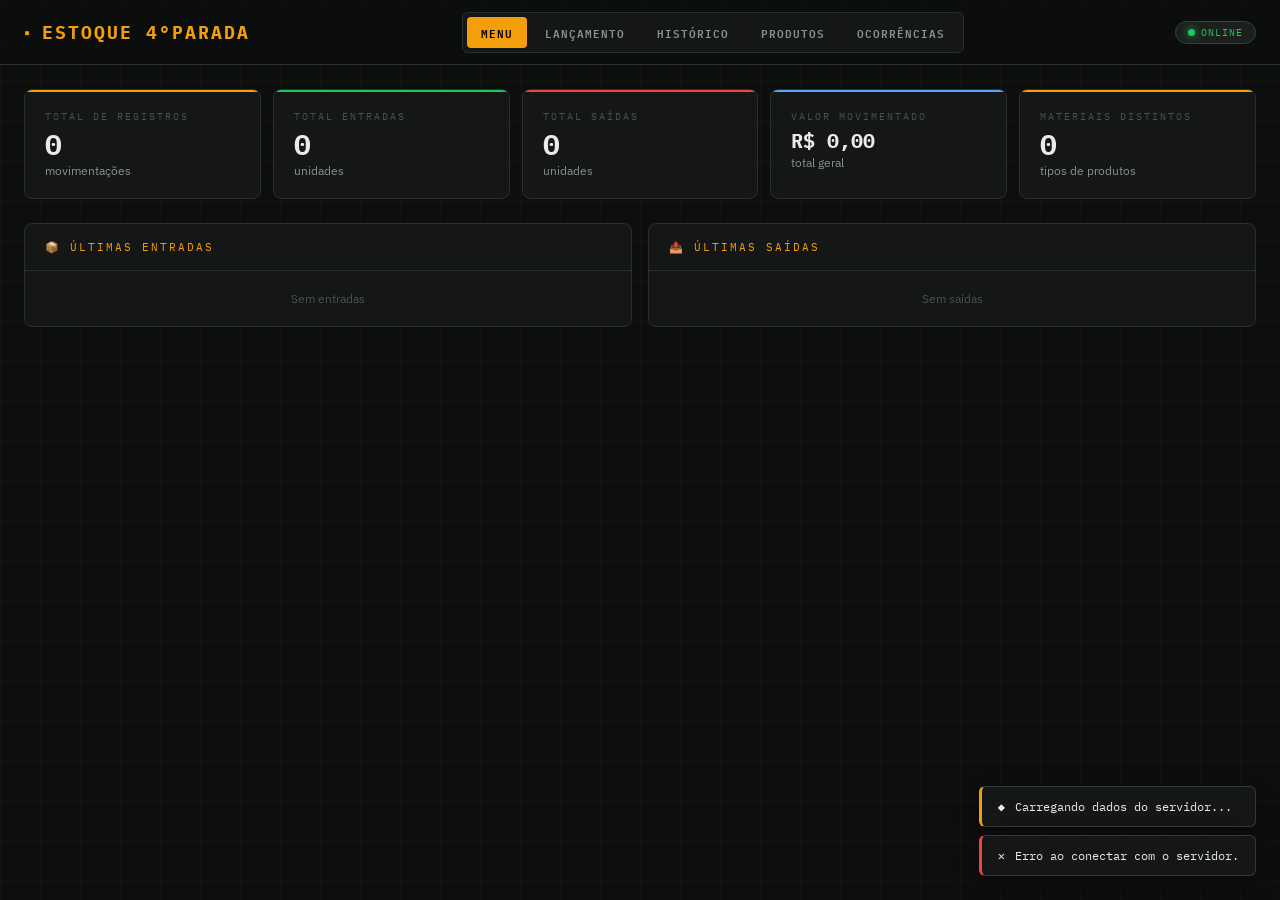
<file: cse2/CEQP.html>
<!DOCTYPE html>
<html lang="pt-BR">

<head>
  <meta charset="UTF-8">
  <meta name="viewport" content="width=device-width, initial-scale=1.0">
  <title>CEQP</title>
  <link
    href="https://fonts.googleapis.com/css2?family=IBM+Plex+Mono:wght@400;500;600;700&family=IBM+Plex+Sans:wght@300;400;500;600&display=swap"
    rel="stylesheet">
  <link rel="stylesheet" href="cse2style.css">
</head>

<body>
  <div class="app">

    <!-- HEADER -->
    <header>
      <div class="header-inner">
        <div class="logo">ESTOQUE 4°PARADA</div>
        <div class="tabs">
          <button class="tab active" onclick="switchTab('dashboard')">Menu</button>
          <button class="tab" onclick="switchTab('lancamento')">Lançamento</button>
          <button class="tab" onclick="switchTab('historico')">Histórico</button>
          <button class="tab" onclick="switchTab('produtos')">Produtos</button>
          <button class="tab" onclick="switchTab('ocorrencias')">Ocorrências<span class="tab-badge" id="badgeOcorrencias" style="display:none">0</span></button>
        </div>
        <div style="display:flex;align-items:center;gap:8px">
          <div class="pending-badge" id="pendingBadge">⏳ <span id="pendingCount">0</span> pendentes</div>
          <div class="status-badge" id="statusBadge">
            <div class="status-dot"></div>
            <span id="statusText">Verificando...</span>
          </div>
        </div>
      </div>
    </header>

    <!-- MAIN -->
    <div class="main">

      <!-- DASHBOARD -->
      <div id="panel-dashboard" class="panel active">
        <div class="stats-grid" id="statsGrid"></div>

        <div style="display:grid;grid-template-columns:1fr 1fr;gap:16px;margin-bottom:24px">
          <div class="table-wrapper">
            <div class="table-header">
              <span class="table-title">📦 Últimas Entradas</span>
            </div>
            <div class="overflow-x">
              <table id="tblEntradas">
                <tbody></tbody>
              </table>
            </div>
          </div>
          <div class="table-wrapper">
            <div class="table-header">
              <span class="table-title">📤 Últimas Saídas</span>
            </div>
            <div class="overflow-x">
              <table id="tblSaidas">
                <tbody></tbody>
              </table>
            </div>
          </div>
        </div>
      </div>

      <!-- LANCAMENTO -->
      <div id="panel-lancamento" class="panel">
        <div class="form-card">
          <div class="form-title">Entrada e Saída</div>
          <div class="form-grid">
            <div class="form-group">
              <label>Tipo <span class="required">*</span></label>
              <div class="radio-group">
                <label class="radio-btn entrada checked" id="rb-entrada">
                  <input type="radio" name="tipo" value="Entrada" checked onchange="updateRadio()">
                  ▲ Entrada
                </label>
                <label class="radio-btn saida" id="rb-saida">
                  <input type="radio" name="tipo" value="Saída" onchange="updateRadio()">
                  ▼ Saída
                </label>
              </div>
            </div>
            <div class="form-group">
              <label>Data <span class="required">*</span></label>
              <input type="datetime-local" id="f-data">
            </div>
            <div class="form-group"> <!--Quem cadastrou-->
              <label>Quem cadastrou <span class="required">*</span></label>
              <input type="text" id="f-quem" placeholder="Nome do responsável" list="listQuem">
              <datalist id="listQuem"></datalist>
            </div>
            <div class="form-group"> <!--Fornecedor-->
              <label>Fornecedor</label>
              <input type="text" id="f-fornecedor" placeholder="Nome do fornecedor" list="listFornecedor">
              <datalist id="listFornecedor"></datalist>
            </div>
            <div class="form-group"> <!--Quem Recebeu-->
              <label>Quem Recebeu</label>
              <input type="text" id="f-recebeu" placeholder="Nome de quem recebeu" list="listRecebeu">
              <datalist id="listRecebeu"></datalist>
            </div>
            <div class="form-group"> <!--Local do Estoque-->
              <label>Local do Estoque <span class="required">*</span></label>
              <input type="text" id="f-local" placeholder="Ex: Galpão A, Prateleira 3" list="listLocal">
              <datalist id="listLocal"></datalist>
            </div>
            <div class="form-group"> <!--Material-->
              <label>Material <span class="required">*</span></label>
              <input type="text" id="f-material" placeholder="Nome do material" list="listMaterial"
                oninput="autoFillType()">
              <datalist id="listMaterial"></datalist>
            </div>
            <div class="form-group"> <!--Tipo do Material-->
              <label>Tipo do Material <span class="required">*</span></label>
              <input type="text" id="f-tipo" placeholder="Ex: Peça, Ferramenta, EPI" list="listTipo">
              <datalist id="listTipo"></datalist>
            </div>
            <div class="form-group"> <!--Modo de Quantidade-->
              <label>Modo de Quantidade <span class="required">*</span></label>
              <select id="f-modo-qtd" onchange="toggleModoQtd()">
                <option value="unidade">Por Unidade Avulsa</option>
                <option value="pacote">Por Pacote Fechado</option>
              </select>
            </div>
            <div class="form-group" id="group-pacotes" style="display:none"> <!--Qtd. de Pacotes-->
              <label>Qtd. de Pacotes <span class="required">*</span></label>
              <input type="number" id="f-pacotes" placeholder="0" min="0" oninput="calcTotalQtd()">
            </div>
            <div class="form-group" id="group-unid-pacote" style="display:none"> <!--Unids. por Pacote-->
              <label>Unids. por Pacote <span class="required">*</span></label>
              <input type="number" id="f-unid-pacote" placeholder="0" min="0" oninput="calcTotalQtd()">
            </div>
            <div class="form-group"> <!--Unidades Totais-->
              <label>Unidades Totais <span class="required">*</span></label>
              <input type="number" id="f-qtd" placeholder="0" min="1" oninput="calcUnitario()">
            </div>
            <div class="form-group"> <!--Valor Total-->
              <label>Valor Total (R$)</label>
              <input type="number" id="f-vtotal" placeholder="0,00" step="0.01" min="0" oninput="calcUnitario()">
            </div>
            <div class="form-group"> <!--Valor Unitário-->
              <label>Valor Unitário (R$) <span
                  style="font-size:8px;letter-spacing:1px;color:var(--text-muted)">(auto)</span></label>
              <input type="number" id="f-vunit" placeholder="0,00" step="0.01" min="0" readonly style="opacity:0.7">
            </div>
            <div class="form-group"> <!--Observações-->
              <label>Observações / Quem retirou</label>
              <input type="text" id="f-obs" placeholder="Notas adicionais...">
            </div>
          </div>
          <div style="display:flex;gap:8px"> <!--Botões de Salvar e Limpar-->
            <button class="btn btn-primary" id="btnSalvar" onclick="salvarLancamento()"
              style="position:relative;overflow:hidden">
              <span class="btn-text">✓ Salvar Lançamento</span>
              <span class="btn-loader"><span class="spinner-sm"></span> Salvando...</span>
            </button>
            <button class="btn" onclick="limparForm()">↺ Limpar</button>
          </div>
        </div>
      </div>

      <!-- HISTORICO -->
      <div id="panel-historico" class="panel">
        <div class="table-wrapper">
          <div class="table-header">
            <div style="display:flex; align-items:center; gap: 15px;">
              <span class="table-title">Histórico de Movimentações</span>
              <button class="btn btn-clear-filters" onclick="triggerSincronizar()"
                style="padding: 5px 12px; font-size: 13px;">
                ⟳ Sincronizar
              </button>
            </div>
            <span class="record-count" id="recordCount">0 registros</span>
          </div>
          <div class="filters-bar">
            <div class="filter-group">
              <span class="filter-label">Busca</span>
              <input class="filter-input" id="flt-search" placeholder="Material, responsável..."
                oninput="renderHistorico()">
            </div>
            <div class="filter-group">
              <span class="filter-label">Tipo</span>
              <select class="filter-input" id="flt-tipo" onchange="renderHistorico()">
                <option value="">Todos</option>
                <option>Entrada</option>
                <option>Saída</option>
              </select>
            </div>
            <div class="filter-group">
              <span class="filter-label">Local</span>
              <select class="filter-input" id="flt-local" onchange="renderHistorico()">
                <option value="">Todos</option>
              </select>
            </div>
            <div class="filter-group">
              <span class="filter-label">Responsável</span>
              <select class="filter-input" id="flt-quem" onchange="renderHistorico()">
                <option value="">Todos</option>
              </select>
            </div>
            <div class="filter-group">
              <span class="filter-label">Material</span>
              <select class="filter-input" id="flt-material" onchange="renderHistorico()">
                <option value="">Todos</option>
              </select>
            </div>
            <div class="filter-group">
              <span class="filter-label">Data início</span>
              <input class="filter-input" type="date" id="flt-dtinicio" oninput="renderHistorico()">
            </div>
            <div class="filter-group">
              <span class="filter-label">Data fim</span>
              <input class="filter-input" type="date" id="flt-dtfim" oninput="renderHistorico()">
            </div>
            <button class="btn btn-clear-filters btn" onclick="clearFilters()">✕ Limpar Filtros</button>
          </div>
          <div class="overflow-x">
            <table id="tblHistorico">
              <thead>
                <tr>
                  <th onclick="sortTable('data')">Data <span class="sort-arrow">↕</span></th>
                  <th onclick="sortTable('tipo')">Tipo <span class="sort-arrow">↕</span></th>
                  <th onclick="sortTable('quem')">Responsável <span class="sort-arrow">↕</span></th>
                  <th onclick="sortTable('fornecedor')">Fornecedor <span class="sort-arrow">↕</span></th>
                  <th onclick="sortTable('quemRecebeu')">Recebeu <span class="sort-arrow">↕</span></th>
                  <th onclick="sortTable('quemCadastrou')">Cadastrou <span class="sort-arrow">↕</span></th>
                  <th onclick="sortTable('local')">Local <span class="sort-arrow">↕</span></th>
                  <th onclick="sortTable('material')">Material <span class="sort-arrow">↕</span></th>
                  <th onclick="sortTable('tipoMaterial')">Tipo Mat. <span class="sort-arrow">↕</span></th>
                  <th onclick="sortTable('qtd_pacotes')">Pacotes <span class="sort-arrow">↕</span></th>
                  <th onclick="sortTable('qtd')">Qtd <span class="sort-arrow">↕</span></th>
                  <th onclick="sortTable('vunit')">V. Unit. <span class="sort-arrow">↕</span></th>
                  <th onclick="sortTable('vtotal')">V. Total <span class="sort-arrow">↕</span></th>
                  <th>Obs.</th>
                  <th></th>
                </tr>
              </thead>
              <tbody id="tblHistoricoBody"></tbody>
            </table>
          </div>
          <div id="emptyHistorico" class="empty-state" style="display:none">
            <div class="empty-icon">📋</div>
            <div class="empty-text">Nenhum registro encontrado</div>
          </div>
        </div>
      </div>

      <!-- PRODUTOS -->
      <div id="panel-produtos" class="panel">
        <div style="margin-bottom:16px;display:flex;gap:10px;align-items:center;flex-wrap:wrap">
          <div class="filter-group">
            <span class="filter-label">Filtrar produto</span>
            <input class="filter-input" id="flt-produto" placeholder="Buscar produto..." oninput="renderProdutos()"
              style="min-width:240px">
          </div>
          <div class="filter-group">
            <span class="filter-label">Tipo</span>
            <select class="filter-input" id="flt-tipo-prod" onchange="renderProdutos()">
              <option value="">Todos</option>
            </select>
          </div>
          <div class="filter-group">
            <span class="filter-label">Local</span>
            <select class="filter-input" id="flt-local-prod" onchange="renderProdutos()">
              <option value="">Todos</option>
            </select>
          </div>
        </div>
        <div id="productGrid" class="product-grid"></div>
        <div id="emptyProdutos" class="empty-state" style="display:none">
          <div class="empty-icon">📦</div>
          <div class="empty-text">Nenhum produto encontrado</div>
        </div>
      </div>

      <!-- OCORRÊNCIAS -->
      <div id="panel-ocorrencias" class="panel">
        <div style="margin-bottom:20px">
          <div style="font-family:var(--font-mono);font-size:11px;letter-spacing:3px;text-transform:uppercase;color:var(--amber);margin-bottom:6px">Ocorrências de Estoque</div>
          <div style="font-size:13px;color:var(--text-dim)">Produtos que atingiram o nível de alerta configurado. Configure os limites nos cards da aba Produtos ⚙</div>
        </div>
        <div id="ocorrenciasContainer"></div>
      </div>

    </div><!-- /main -->
  </div><!-- /app -->

  <!-- LOADING OVERLAY -->
  <div class="loading-overlay" id="loadingOverlay">
    <div class="spinner"></div>
    <div class="loading-text" id="loadingText">Sincronizando...</div>
  </div>

  <!-- TOAST CONTAINER -->
  <div class="toast-container" id="toastContainer"></div>

  <!-- MODAL CONFIRM -->
  <div class="modal-overlay" id="modalOverlay">
    <div class="modal">
      <div class="modal-title" id="modalTitle">Confirmar</div>
      <div class="modal-text" id="modalText"></div>
      <div id="deleteReasonGroup" style="display:none;margin-bottom:16px">
        <label
          style="font-family:var(--font-mono);font-size:10px;letter-spacing:2px;text-transform:uppercase;color:var(--text-dim);margin-bottom:6px;display:block">Motivo
          da Exclusão <span style="color:var(--amber)">*</span></label>
        <textarea id="deleteReason" rows="3" placeholder="Informe o motivo da exclusão..."
          style="width:100%;background:var(--surface2);border:1px solid var(--border2);border-radius:4px;color:var(--text);font-family:var(--font-sans);font-size:14px;padding:10px 12px;outline:none;resize:vertical"></textarea>
      </div>
      <div class="modal-actions">
        <button class="btn" onclick="closeModal()">Cancelar</button>
        <button class="btn btn-danger" id="modalConfirmBtn">Confirmar</button>
      </div>
    </div>
  </div>

  <!-- MODAL BAIXA RÁPIDA -->
  <div class="modal-overlay" id="modalBaixaRapida">
    <div class="modal">
      <div class="modal-title">▼ Baixa Rápida</div>
      <div class="modal-produto-info">
        <div id="lblBaixaProduto">—</div>
        <div class="modal-saldo-info" id="lblBaixaSaldo"></div>
      </div>
      <div class="modal-form-group">
        <label>Quantidade <span class="required">*</span></label>
        <input type="number" id="inpBaixaQtd" min="1" placeholder="0">
      </div>
      <div class="modal-form-group">
        <label>Motivo <span class="required">*</span></label>
        <select id="selBaixaMotivo" onchange="toggleMotivoPerdaDescarte()">
          <option value="Venda">Venda</option>
          <option value="Consumo interno">Consumo interno</option>
          <option value="Descarte">Descarte</option>
          <option value="Perda">Perda</option>
          <option value="Transferência">Transferência</option>
          <option value="Outro">Outro</option>
        </select>
      </div>
      <div class="modal-form-group" id="grupoPerdaMotivo" style="display:none">
        <label>Descreva o motivo <span class="required">*</span></label>
        <textarea id="inpMotivoPerda" rows="3" placeholder="Descreva o motivo da perda ou descarte..."
          style="width:100%;background:var(--surface2);border:1px solid var(--border2);border-radius:4px;color:var(--text);font-family:var(--font-sans);font-size:14px;padding:10px 12px;outline:none;resize:vertical"></textarea>
      </div>
      <div class="modal-form-group">
        <label>Quem realizou <span class="required">*</span></label>
        <input type="text" id="inpBaixaQuem" placeholder="Nome do responsável">
        <div class="modal-operador-hint">Será lembrado automaticamente nas próximas baixas</div>
      </div>
      <div class="modal-actions">
        <button class="btn" onclick="fecharModalBaixa()">Cancelar</button>
        <button class="btn btn-danger" onclick="confirmarBaixaRapida()">▼ Confirmar Baixa</button>
      </div>
    </div>
  </div>

  <!-- MODAL MOVER PRODUTO -->
  <div class="modal-overlay" id="modalMoverProduto">
    <div class="modal">
      <div class="modal-title">↔ Mover para outro Local</div>
      <div class="modal-produto-info">
        <div id="lblMoverProduto">—</div>
        <div class="modal-saldo-info" id="lblMoverSaldo"></div>
      </div>
      <div class="modal-form-group">
        <label>Local de destino <span class="required">*</span></label>
        <input type="text" id="inpMoverDestino" placeholder="Ex: Galpão B, Prateleira 2" list="listMoverDestino">
        <datalist id="listMoverDestino"></datalist>
      </div>
      <div class="modal-form-group">
        <label>Quantidade <span class="required">*</span></label>
        <input type="number" id="inpMoverQtd" min="1" placeholder="0">
      </div>
      <div class="modal-form-group">
        <label>Quem realizou <span class="required">*</span></label>
        <input type="text" id="inpMoverQuem" placeholder="Nome do responsável">
      </div>
      <div class="modal-actions">
        <button class="btn" onclick="fecharModalMover()">Cancelar</button>
        <button class="btn btn-primary" onclick="confirmarMoverProduto()">↔ Confirmar Movimentação</button>
      </div>
    </div>
  </div>

  <!-- MODAL CONFIG ALERTA -->
  <div class="modal-overlay" id="modalConfigAlerta">
    <div class="modal">
      <div class="modal-title">⚙ Configurar Alerta de Estoque</div>
      <div class="modal-produto-info">
        <div id="lblConfigProduto">—</div>
      </div>
      <div class="modal-form-group">
        <label>🟡 Estoque Médio (aviso amarelo)</label>
        <input type="number" id="inpEstoqueMedio" min="0" placeholder="Ex: 50 unidades">
      </div>
      <div class="modal-form-group">
        <label>🔴 Estoque Mínimo (aviso vermelho)</label>
        <input type="number" id="inpEstoqueMinimo" min="0" placeholder="Ex: 10 unidades">
        <div class="modal-operador-hint">O mínimo deve ser menor que o médio. Deixe 0 para desativar.</div>
      </div>
      <div class="modal-actions">
        <button class="btn" onclick="fecharModalConfigAlerta()">Cancelar</button>
        <button class="btn btn-primary" onclick="salvarConfigAlerta()">✓ Salvar Configuração</button>
      </div>
    </div>
  </div>

  <script>
    window.APP_CONFIG = {
      CACHE_KEY: 'estoque_ceqp_v1',
      PENDING_KEY: 'estoque_ceqp_pending',
      ORIGEM: 'CEQP'
    };
  </script>
  <script src="js/ui.js"></script>
  <script src="js/storage.js"></script>
  <script src="js/api.js"></script>
  <script src="js/app.js"></script>
  <script src="js/ocorrencias_estoque.js"></script>
</body>

</html>
</file>
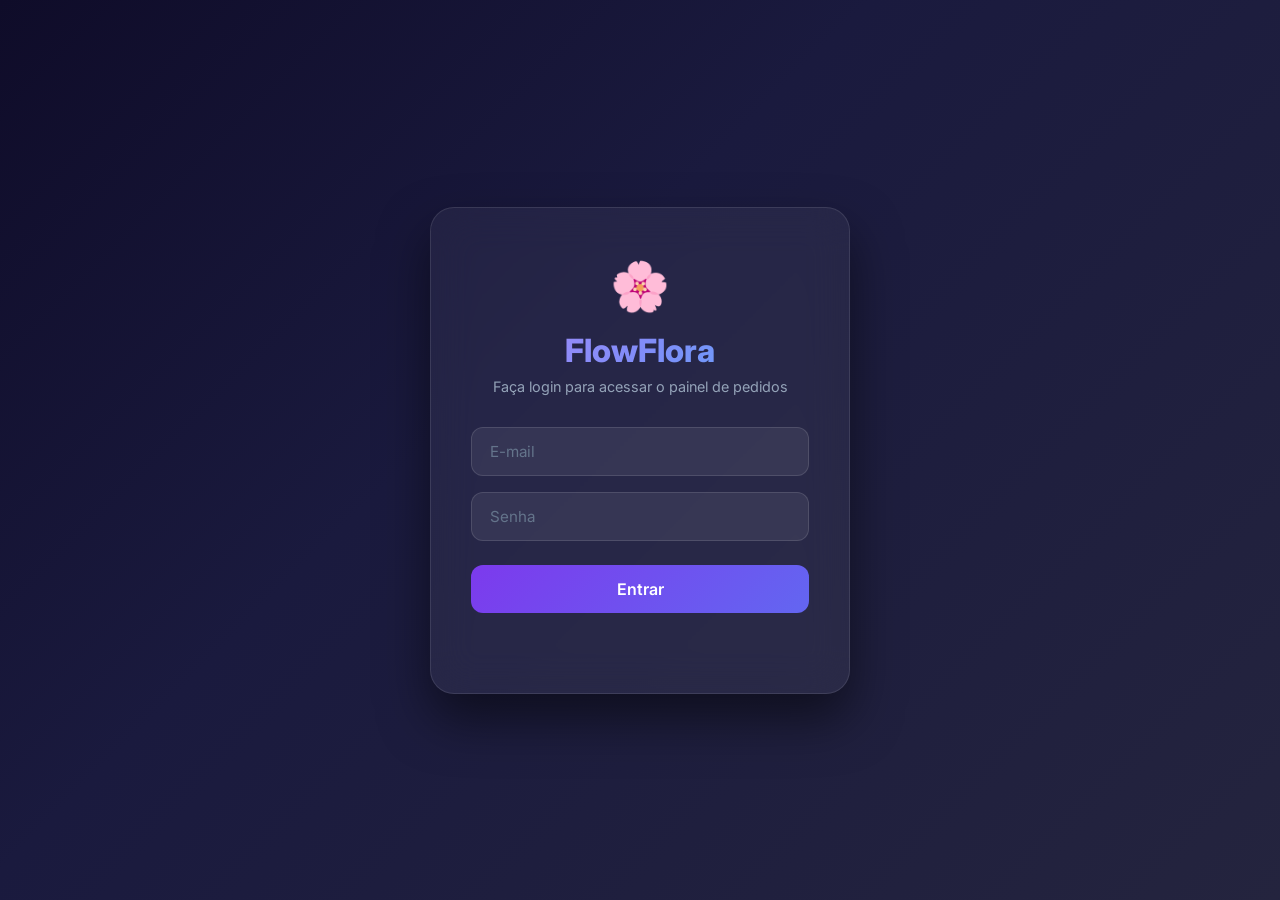
<file: FlowFlora2/pedidos_dashboard.html>
<!DOCTYPE html>
<html lang="pt-BR">
<head>
  <meta charset="UTF-8">
  <meta name="viewport" content="width=device-width, initial-scale=1.0">
  <title>FlowFlora – Painel de Pedidos</title>
  <meta name="description" content="Painel de gerenciamento de pedidos da FlowFlora - Floricultura">
  <link rel="preconnect" href="https://fonts.googleapis.com">
  <link href="https://fonts.googleapis.com/css2?family=Inter:wght@300;400;500;600;700;800&display=swap" rel="stylesheet">
  <style>
    /* =========================================
       RESET & BASE
       ========================================= */
    *, *::before, *::after { box-sizing: border-box; margin: 0; padding: 0; }
    html { scroll-behavior: smooth; }
    body {
      font-family: 'Inter', -apple-system, BlinkMacSystemFont, sans-serif;
      background: linear-gradient(135deg, #0f0c29 0%, #1a1a3e 40%, #24243e 100%);
      color: #e0e0e0;
      min-height: 100vh;
      overflow-x: hidden;
    }

    /* =========================================
       LOGIN SCREEN
       ========================================= */
    .login-overlay {
      position: fixed; inset: 0;
      display: flex; align-items: center; justify-content: center;
      background: linear-gradient(135deg, #0f0c29 0%, #1a1a3e 40%, #24243e 100%);
      z-index: 1000;
      transition: opacity 0.5s, visibility 0.5s;
    }
    .login-overlay.hidden { opacity: 0; visibility: hidden; pointer-events: none; }
    .login-card {
      background: rgba(255,255,255,0.05);
      backdrop-filter: blur(20px);
      border: 1px solid rgba(255,255,255,0.1);
      border-radius: 24px;
      padding: 48px 40px;
      width: 420px; max-width: 92vw;
      box-shadow: 0 25px 50px rgba(0,0,0,0.5);
      text-align: center;
      animation: fadeInUp 0.6s ease;
    }
    .login-card h1 {
      font-size: 2rem; font-weight: 800;
      background: linear-gradient(135deg, #a78bfa, #818cf8, #60a5fa);
      -webkit-background-clip: text; -webkit-text-fill-color: transparent;
      background-clip: text; margin-bottom: 8px;
    }
    .login-card p { color: #94a3b8; margin-bottom: 32px; font-size: 0.9rem; }
    .login-card .emoji { font-size: 3rem; margin-bottom: 16px; display: block; }
    .login-field {
      width: 100%; padding: 14px 18px; margin-bottom: 16px;
      background: rgba(255,255,255,0.07); border: 1px solid rgba(255,255,255,0.12);
      border-radius: 12px; color: #e0e0e0; font-size: 0.95rem;
      font-family: inherit; outline: none; transition: border-color 0.3s, box-shadow 0.3s;
    }
    .login-field::placeholder { color: #64748b; }
    .login-field:focus {
      border-color: #818cf8;
      box-shadow: 0 0 0 3px rgba(129,140,248,0.15);
    }
    .login-btn {
      width: 100%; padding: 14px; margin-top: 8px;
      background: linear-gradient(135deg, #7c3aed, #6366f1);
      border: none; border-radius: 12px; color: #fff;
      font-size: 1rem; font-weight: 600; font-family: inherit;
      cursor: pointer; transition: transform 0.2s, box-shadow 0.3s;
    }
    .login-btn:hover { transform: translateY(-2px); box-shadow: 0 8px 25px rgba(99,102,241,0.4); }
    .login-btn:active { transform: translateY(0); }
    .login-btn:disabled { opacity: 0.6; cursor: not-allowed; transform: none; }
    .login-error {
      color: #f87171; font-size: 0.85rem; margin-top: 12px;
      min-height: 20px;
    }

    /* =========================================
       MAIN APPLICATION
       ========================================= */
    .app { opacity: 0; transition: opacity 0.5s; }
    .app.visible { opacity: 1; }

    /* Header */
    .header {
      background: rgba(255,255,255,0.03);
      backdrop-filter: blur(20px);
      border-bottom: 1px solid rgba(255,255,255,0.06);
      padding: 16px 32px;
      display: flex; align-items: center; justify-content: space-between;
      position: sticky; top: 0; z-index: 100;
    }
    .header-left { display: flex; align-items: center; gap: 12px; }
    .header h1 {
      font-size: 1.4rem; font-weight: 700;
      background: linear-gradient(135deg, #a78bfa, #818cf8, #60a5fa);
      -webkit-background-clip: text; -webkit-text-fill-color: transparent;
      background-clip: text;
    }
    .header-logo { font-size: 1.6rem; }
    .header-right { display: flex; align-items: center; gap: 12px; }
    .refresh-btn, .logout-btn {
      padding: 8px 16px; border-radius: 10px; border: none;
      font-size: 0.85rem; font-weight: 500; font-family: inherit;
      cursor: pointer; transition: all 0.3s;
    }
    .refresh-btn {
      background: rgba(129,140,248,0.15); color: #a5b4fc;
      border: 1px solid rgba(129,140,248,0.2);
    }
    .refresh-btn:hover { background: rgba(129,140,248,0.25); }
    .refresh-btn.loading { opacity: 0.6; pointer-events: none; }
    .logout-btn {
      background: rgba(248,113,113,0.12); color: #fca5a5;
      border: 1px solid rgba(248,113,113,0.2);
    }
    .logout-btn:hover { background: rgba(248,113,113,0.22); }
    .auto-refresh-tag {
      font-size: 0.7rem; color: #64748b; padding: 4px 8px;
      background: rgba(255,255,255,0.04); border-radius: 6px;
    }

    /* Stats Cards */
    .stats-grid {
      display: grid; grid-template-columns: repeat(auto-fit, minmax(200px, 1fr));
      gap: 16px; padding: 24px 32px;
    }
    .stat-card {
      background: rgba(255,255,255,0.04);
      backdrop-filter: blur(12px);
      border: 1px solid rgba(255,255,255,0.07);
      border-radius: 16px; padding: 20px 24px;
      transition: transform 0.3s, box-shadow 0.3s;
    }
    .stat-card:hover { transform: translateY(-4px); box-shadow: 0 12px 30px rgba(0,0,0,0.3); }
    .stat-card .stat-label { font-size: 0.78rem; color: #94a3b8; text-transform: uppercase; letter-spacing: 0.5px; font-weight: 500; }
    .stat-card .stat-value { font-size: 2rem; font-weight: 800; margin-top: 4px; }
    .stat-card.total .stat-value { color: #a5b4fc; }
    .stat-card.pending .stat-value { color: #fbbf24; }
    .stat-card.progress .stat-value { color: #60a5fa; }
    .stat-card.done .stat-value { color: #34d399; }

    /* Filters Bar */
    .filters-bar {
      padding: 0 32px 16px;
      display: flex; flex-wrap: wrap; gap: 12px; align-items: center;
    }
    .search-box {
      flex: 1 1 280px; min-width: 200px; padding: 12px 18px 12px 42px;
      background: rgba(255,255,255,0.05); border: 1px solid rgba(255,255,255,0.1);
      border-radius: 12px; color: #e0e0e0; font-size: 0.9rem;
      font-family: inherit; outline: none; transition: border-color 0.3s, box-shadow 0.3s;
      background-image: url("data:image/svg+xml,%3Csvg xmlns='http://www.w3.org/2000/svg' width='18' height='18' fill='%2364748b' viewBox='0 0 24 24'%3E%3Cpath d='M15.5 14h-.79l-.28-.27A6.47 6.47 0 0 0 16 9.5 6.5 6.5 0 1 0 9.5 16c1.61 0 3.09-.59 4.23-1.57l.27.28v.79l5 4.99L20.49 19l-4.99-5zm-6 0C7.01 14 5 11.99 5 9.5S7.01 5 9.5 5 14 7.01 14 9.5 11.99 14 9.5 14z'/%3E%3C/svg%3E");
      background-repeat: no-repeat; background-position: 14px center;
    }
    .search-box::placeholder { color: #64748b; }
    .search-box:focus { border-color: #818cf8; box-shadow: 0 0 0 3px rgba(129,140,248,0.12); }
    .filter-select {
      padding: 12px 16px; background: rgba(255,255,255,0.05);
      border: 1px solid rgba(255,255,255,0.1); border-radius: 12px;
      color: #e0e0e0; font-size: 0.85rem; font-family: inherit;
      outline: none; cursor: pointer; min-width: 160px;
      transition: border-color 0.3s;
    }
    .filter-select:focus { border-color: #818cf8; }
    .filter-select option { background: #1e1b4b; color: #e0e0e0; }
    .date-input {
      padding: 10px 14px; background: rgba(255,255,255,0.05);
      border: 1px solid rgba(255,255,255,0.1); border-radius: 12px;
      color: #e0e0e0; font-size: 0.85rem; font-family: inherit;
      outline: none; transition: border-color 0.3s;
    }
    .date-input:focus { border-color: #818cf8; }
    .clear-filters-btn {
      padding: 10px 16px; background: rgba(255,255,255,0.06);
      border: 1px solid rgba(255,255,255,0.1); border-radius: 12px;
      color: #94a3b8; font-size: 0.85rem; font-family: inherit;
      cursor: pointer; transition: all 0.3s; white-space: nowrap;
    }
    .clear-filters-btn:hover { background: rgba(255,255,255,0.1); color: #e0e0e0; }
    .results-count {
      font-size: 0.8rem; color: #64748b; padding: 0 32px 8px;
    }

    /* =========================================
       TABLE (Desktop)
       ========================================= */
    .table-container {
      padding: 0 32px 32px;
    }
    .table-wrapper {
      background: rgba(255,255,255,0.03);
      backdrop-filter: blur(12px);
      border: 1px solid rgba(255,255,255,0.06);
      border-radius: 20px; overflow: hidden;
      box-shadow: 0 8px 32px rgba(0,0,0,0.2);
    }
    .data-table {
      width: 100%; border-collapse: collapse;
    }
    .data-table thead { position: sticky; top: 0; z-index: 10; }
    .data-table th {
      padding: 14px 16px; text-align: left;
      background: rgba(99,102,241,0.12);
      color: #a5b4fc; font-weight: 600; font-size: 0.8rem;
      text-transform: uppercase; letter-spacing: 0.5px;
      border-bottom: 1px solid rgba(255,255,255,0.06);
      cursor: pointer; user-select: none; white-space: nowrap;
      transition: background 0.2s;
    }
    .data-table th:hover { background: rgba(99,102,241,0.2); }
    .data-table th .sort-icon { margin-left: 4px; opacity: 0.4; font-size: 0.7rem; }
    .data-table th.sorted-asc .sort-icon,
    .data-table th.sorted-desc .sort-icon { opacity: 1; color: #818cf8; }
    .data-table td {
      padding: 12px 16px; font-size: 0.88rem;
      border-bottom: 1px solid rgba(255,255,255,0.04);
      color: #cbd5e1; max-width: 220px;
      overflow: hidden; text-overflow: ellipsis;
    }
    .data-table tr { transition: background 0.2s; }
    .data-table tbody tr:hover { background: rgba(129,140,248,0.06); }
    .data-table tbody tr:last-child td { border-bottom: none; }

    /* Status Badges */
    .status-badge {
      display: inline-block; padding: 4px 12px; border-radius: 20px;
      font-size: 0.75rem; font-weight: 600; text-transform: uppercase; letter-spacing: 0.3px;
      white-space: nowrap;
    }
    .status-badge.pendente, .status-badge.aguardando { background: rgba(251,191,36,0.15); color: #fbbf24; }
    .status-badge.em-andamento, .status-badge.producao, .status-badge.em-producao { background: rgba(96,165,250,0.15); color: #60a5fa; }
    .status-badge.entregue, .status-badge.concluido, .status-badge.finalizado { background: rgba(52,211,153,0.15); color: #34d399; }
    .status-badge.cancelado { background: rgba(248,113,113,0.15); color: #f87171; }
    .status-badge.default { background: rgba(148,163,184,0.12); color: #94a3b8; }

    /* OS Number */
    .os-number { font-weight: 700; color: #a5b4fc; }

    /* Products pill */
    .product-pill {
      display: inline-block; padding: 2px 8px; margin: 2px;
      background: rgba(129,140,248,0.1); border-radius: 6px;
      font-size: 0.78rem; color: #c4b5fd;
    }

    /* =========================================
       CARDS (Mobile)
       ========================================= */
    .cards-container {
      display: none; padding: 0 16px 32px;
    }
    .order-card {
      background: rgba(255,255,255,0.04);
      backdrop-filter: blur(12px);
      border: 1px solid rgba(255,255,255,0.07);
      border-radius: 16px; padding: 20px;
      margin-bottom: 12px;
      transition: transform 0.3s, box-shadow 0.3s;
    }
    .order-card:hover { transform: translateY(-2px); box-shadow: 0 12px 30px rgba(0,0,0,0.3); }
    .order-card-header {
      display: flex; justify-content: space-between; align-items: center;
      margin-bottom: 12px;
    }
    .order-card-body { display: grid; grid-template-columns: 1fr 1fr; gap: 8px; }
    .order-card-field { }
    .order-card-field .field-label { font-size: 0.7rem; color: #64748b; text-transform: uppercase; letter-spacing: 0.3px; }
    .order-card-field .field-value { font-size: 0.88rem; color: #cbd5e1; margin-top: 2px; }
    .order-card-field.full-width { grid-column: 1 / -1; }

    /* =========================================
       EMPTY STATE & LOADING
       ========================================= */
    .empty-state {
      text-align: center; padding: 64px 20px; color: #64748b;
    }
    .empty-state .emoji { font-size: 3rem; margin-bottom: 16px; }
    .empty-state h3 { font-size: 1.2rem; color: #94a3b8; margin-bottom: 8px; }

    .loading-spinner {
      display: inline-block; width: 20px; height: 20px;
      border: 2px solid rgba(255,255,255,0.1);
      border-top: 2px solid #818cf8;
      border-radius: 50%; animation: spin 0.8s linear infinite;
      margin-right: 8px; vertical-align: middle;
    }
    .skeleton-row td {
      position: relative; overflow: hidden;
    }
    .skeleton-bar {
      height: 14px; border-radius: 6px;
      background: linear-gradient(90deg, rgba(255,255,255,0.04) 25%, rgba(255,255,255,0.08) 50%, rgba(255,255,255,0.04) 75%);
      background-size: 200% 100%;
      animation: shimmer 1.5s infinite;
      width: 80%;
    }

    /* =========================================
       DETAIL MODAL
       ========================================= */
    .modal-overlay {
      position: fixed; inset: 0; z-index: 500;
      background: rgba(0,0,0,0.6); backdrop-filter: blur(4px);
      display: flex; align-items: center; justify-content: center;
      opacity: 0; visibility: hidden; transition: all 0.3s;
    }
    .modal-overlay.active { opacity: 1; visibility: visible; }
    .modal-card {
      background: rgba(30,27,75,0.95);
      backdrop-filter: blur(20px);
      border: 1px solid rgba(255,255,255,0.1);
      border-radius: 24px; padding: 32px;
      width: 560px; max-width: 94vw; max-height: 85vh;
      overflow-y: auto;
      box-shadow: 0 25px 60px rgba(0,0,0,0.6);
      animation: fadeInUp 0.3s ease;
    }
    .modal-card h2 {
      font-size: 1.3rem; font-weight: 700; color: #a5b4fc; margin-bottom: 24px;
      display: flex; align-items: center; gap: 8px;
    }
    .modal-field { margin-bottom: 16px; }
    .modal-field .label { font-size: 0.75rem; color: #64748b; text-transform: uppercase; letter-spacing: 0.5px; margin-bottom: 4px; }
    .modal-field .value { font-size: 0.95rem; color: #e0e0e0; line-height: 1.5; }
    .modal-close {
      position: absolute; top: 16px; right: 16px;
      background: rgba(255,255,255,0.08); border: none;
      color: #94a3b8; font-size: 1.2rem; width: 36px; height: 36px;
      border-radius: 50%; cursor: pointer; transition: all 0.3s;
      display: flex; align-items: center; justify-content: center;
    }
    .modal-close:hover { background: rgba(248,113,113,0.2); color: #f87171; }

    /* =========================================
       ANIMATIONS
       ========================================= */
    @keyframes fadeInUp {
      from { opacity: 0; transform: translateY(20px); }
      to { opacity: 1; transform: translateY(0); }
    }
    @keyframes spin { to { transform: rotate(360deg); } }
    @keyframes shimmer { 0% { background-position: 200% 0; } 100% { background-position: -200% 0; } }

    .fade-in-row { animation: fadeInUp 0.4s ease forwards; opacity: 0; }

    /* =========================================
       RESPONSIVE
       ========================================= */
    @media (max-width: 900px) {
      .table-container { display: none; }
      .cards-container { display: block; }
      .header { padding: 12px 16px; }
      .stats-grid { padding: 16px; grid-template-columns: 1fr 1fr; }
      .filters-bar { padding: 0 16px 12px; }
      .results-count { padding: 0 16px 8px; }
    }
    @media (max-width: 500px) {
      .stats-grid { grid-template-columns: 1fr; }
      .header h1 { font-size: 1.1rem; }
      .order-card-body { grid-template-columns: 1fr; }
      .login-card { padding: 32px 24px; }
    }

    /* Scrollbar */
    ::-webkit-scrollbar { width: 6px; }
    ::-webkit-scrollbar-track { background: transparent; }
    ::-webkit-scrollbar-thumb { background: rgba(129,140,248,0.2); border-radius: 3px; }
    ::-webkit-scrollbar-thumb:hover { background: rgba(129,140,248,0.4); }

    /* Export button */
    .export-btn {
      padding: 8px 16px; border-radius: 10px;
      background: rgba(52,211,153,0.12); color: #6ee7b7;
      border: 1px solid rgba(52,211,153,0.2);
      font-size: 0.85rem; font-weight: 500; font-family: inherit;
      cursor: pointer; transition: all 0.3s;
    }
    .export-btn:hover { background: rgba(52,211,153,0.22); }
  </style>
</head>
<body>

  <!-- ============ LOGIN OVERLAY ============ -->
  <div class="login-overlay" id="loginOverlay">
    <div class="login-card">
      <span class="emoji">🌸</span>
      <h1>FlowFlora</h1>
      <p>Faça login para acessar o painel de pedidos</p>
      <form id="loginForm">
        <input class="login-field" type="email" id="loginEmail" placeholder="E-mail" required autocomplete="email">
        <input class="login-field" type="password" id="loginPassword" placeholder="Senha" required autocomplete="current-password">
        <button class="login-btn" type="submit" id="loginBtn">Entrar</button>
      </form>
      <div class="login-error" id="loginError"></div>
    </div>
  </div>

  <!-- ============ DETAIL MODAL ============ -->
  <div class="modal-overlay" id="modalOverlay">
    <div class="modal-card" style="position: relative;">
      <button class="modal-close" id="modalClose">✕</button>
      <h2 id="modalTitle">📋 Detalhes do Pedido</h2>
      <div id="modalBody"></div>
    </div>
  </div>

  <!-- ============ MAIN APP ============ -->
  <div class="app" id="mainApp">
    <!-- Header -->
    <header class="header">
      <div class="header-left">
        <span class="header-logo">🌺</span>
        <h1>FlowFlora – Painel de Pedidos</h1>
      </div>
      <div class="header-right">
        <span class="auto-refresh-tag" id="autoRefreshTag">Auto-refresh: 60s</span>
        <button class="refresh-btn" id="refreshBtn" onclick="fetchData()">🔄 Atualizar</button>
        <button class="export-btn" id="exportBtn" onclick="exportToCSV()">📥 Exportar CSV</button>
        <button class="logout-btn" onclick="doLogout()">🚪 Sair</button>
      </div>
    </header>

    <!-- Stats -->
    <div class="stats-grid" id="statsGrid">
      <div class="stat-card total">
        <div class="stat-label">Total de Pedidos</div>
        <div class="stat-value" id="statTotal">-</div>
      </div>
      <div class="stat-card pending">
        <div class="stat-label">Pendentes</div>
        <div class="stat-value" id="statPending">-</div>
      </div>
      <div class="stat-card progress">
        <div class="stat-label">Em Produção</div>
        <div class="stat-value" id="statProgress">-</div>
      </div>
      <div class="stat-card done">
        <div class="stat-label">Entregues</div>
        <div class="stat-value" id="statDone">-</div>
      </div>
    </div>

    <!-- Filters -->
    <div class="filters-bar">
      <input type="text" class="search-box" id="searchBox" placeholder="Buscar por OS, falecido, funerária, local...">
      <select class="filter-select" id="filterStatus">
        <option value="">Todos os Status</option>
      </select>
      <select class="filter-select" id="filterTipo">
        <option value="">Todos os Tipos</option>
      </select>
      <input type="date" class="date-input" id="dateFrom" title="Data início">
      <input type="date" class="date-input" id="dateTo" title="Data fim">
      <button class="clear-filters-btn" onclick="clearFilters()">✕ Limpar Filtros</button>
    </div>
    <div class="results-count" id="resultsCount"></div>

    <!-- Table (Desktop) -->
    <div class="table-container">
      <div class="table-wrapper">
        <table class="data-table" id="dataTable">
          <thead>
            <tr>
              <th data-key="osNumber" onclick="sortBy('osNumber')">Nº da OS <span class="sort-icon">⇅</span></th>
              <th data-key="falecido" onclick="sortBy('falecido')">Falecido <span class="sort-icon">⇅</span></th>
              <th data-key="funeraria" onclick="sortBy('funeraria')">Funerária <span class="sort-icon">⇅</span></th>
              <th data-key="tipo" onclick="sortBy('tipo')">Tipo <span class="sort-icon">⇅</span></th>
              <th data-key="produtos" onclick="sortBy('produtos')">Produtos <span class="sort-icon">⇅</span></th>
              <th data-key="dataEntrega" onclick="sortBy('dataEntrega')">Data/Hora Entrega <span class="sort-icon">⇅</span></th>
              <th data-key="localEntrega" onclick="sortBy('localEntrega')">Local de Entrega <span class="sort-icon">⇅</span></th>
              <th data-key="observacoes" onclick="sortBy('observacoes')">Observações <span class="sort-icon">⇅</span></th>
              <th data-key="status" onclick="sortBy('status')">Status <span class="sort-icon">⇅</span></th>
            </tr>
          </thead>
          <tbody id="tableBody">
          </tbody>
        </table>
      </div>
    </div>

    <!-- Cards (Mobile) -->
    <div class="cards-container" id="cardsContainer"></div>
  </div>

  <script>
    // =========================================
    //   STATE
    // =========================================
    const API_BASE = 'https://api.flowflora.consolare.com.br';
    let authToken = '';
    let allOrders = [];
    let filteredOrders = [];
    let sortState = { key: '', dir: 'asc' };
    let refreshInterval = null;

    // =========================================
    //   LOGIN
    // =========================================
    document.getElementById('loginForm').addEventListener('submit', async (e) => {
      e.preventDefault();
      const email = document.getElementById('loginEmail').value;
      const password = document.getElementById('loginPassword').value;
      const btn = document.getElementById('loginBtn');
      const err = document.getElementById('loginError');

      btn.disabled = true;
      btn.innerHTML = '<span class="loading-spinner"></span> Entrando...';
      err.textContent = '';

      try {
        const res = await fetch(`${API_BASE}/login`, {
          method: 'POST',
          headers: { 'Content-Type': 'application/json' },
          body: JSON.stringify({ email, password })
        });

        if (!res.ok) throw new Error('Credenciais inválidas');

        const data = await res.json();
        authToken = data.token || data.accessToken || data.access_token || '';

        if (!authToken) {
          // Try to extract token from nested response
          if (data.data && data.data.token) authToken = data.data.token;
          else if (data.data && data.data.accessToken) authToken = data.data.accessToken;
          else throw new Error('Token não encontrado na resposta');
        }

        sessionStorage.setItem('ff_token', authToken);
        showApp();
        fetchData();
        startAutoRefresh();

      } catch (error) {
        err.textContent = error.message || 'Erro ao fazer login';
      } finally {
        btn.disabled = false;
        btn.textContent = 'Entrar';
      }
    });

    // Check for existing token
    (function checkSession() {
      const stored = sessionStorage.getItem('ff_token');
      if (stored) {
        authToken = stored;
        showApp();
        fetchData();
        startAutoRefresh();
      }
    })();

    function showApp() {
      document.getElementById('loginOverlay').classList.add('hidden');
      document.getElementById('mainApp').classList.add('visible');
    }

    function doLogout() {
      authToken = '';
      sessionStorage.removeItem('ff_token');
      clearInterval(refreshInterval);
      document.getElementById('loginOverlay').classList.remove('hidden');
      document.getElementById('mainApp').classList.remove('visible');
    }

    // =========================================
    //   FETCH DATA
    // =========================================
    async function fetchData() {
      const btn = document.getElementById('refreshBtn');
      btn.classList.add('loading');
      btn.innerHTML = '<span class="loading-spinner"></span> Carregando...';
      showSkeleton();

      try {
        const res = await fetch(`${API_BASE}/floriculture-requests`, {
          headers: {
            'Authorization': `Bearer ${authToken}`,
            'Accept': '*/*',
          }
        });

        if (res.status === 401) {
          doLogout();
          document.getElementById('loginError').textContent = 'Sessão expirada. Faça login novamente.';
          return;
        }

        if (!res.ok) throw new Error(`Erro ${res.status}`);

        const data = await res.json();
        allOrders = normalizeData(data);
        populateFilterOptions();
        applyFilters();

      } catch (error) {
        console.error('Fetch error:', error);
        document.getElementById('tableBody').innerHTML = `<tr><td colspan="9" class="empty-state"><div class="emoji">⚠️</div><h3>Erro ao carregar dados</h3><p>${error.message}</p></td></tr>`;
      } finally {
        btn.classList.remove('loading');
        btn.innerHTML = '🔄 Atualizar';
      }
    }

    function showSkeleton() {
      const tbody = document.getElementById('tableBody');
      let html = '';
      for (let i = 0; i < 6; i++) {
        html += '<tr class="skeleton-row">';
        for (let j = 0; j < 9; j++) {
          html += '<td><div class="skeleton-bar" style="width:' + (50 + Math.random()*40) + '%"></div></td>';
        }
        html += '</tr>';
      }
      tbody.innerHTML = html;
    }

    // =========================================
    //   NORMALIZE API DATA
    // =========================================
    function normalizeData(raw) {
      // Handle both array and { data: [...] } responses
      let items = Array.isArray(raw) ? raw : (raw.data || raw.results || raw.items || []);
      if (!Array.isArray(items)) items = [items];

      return items.map((item, idx) => {
        // Flexibly extract fields — adjust keys if the API uses different names
        return {
          id: item.id || item._id || idx,
          osNumber: item.osNumber || item.os_number || item.os || item.serviceOrderNumber || item.numero_os || item.number || '',
          falecido: item.falecido || item.deceased || item.deceasedName || item.nome_falecido || item.deceased_name || '',
          funeraria: item.funeraria || item.funeralHome || item.funeral_home || item.funeraria_nome || item.funeralHomeName || '',
          tipo: item.tipo || item.type || item.requestType || item.request_type || '',
          produtos: item.produtos || item.products || item.product || item.items || '',
          dataEntrega: item.dataEntrega || item.deliveryDate || item.delivery_date || item.data_entrega || item.deliveryDateTime || '',
          localEntrega: item.localEntrega || item.deliveryLocation || item.delivery_location || item.local_entrega || item.deliveryAddress || '',
          observacoes: item.observacoes || item.observations || item.notes || item.obs || item.observation || '',
          status: item.status || item.state || '',
          chat: item.chat || item.messages || '',
          _raw: item
        };
      });
    }

    // =========================================
    //   DISPLAY HELPERS
    // =========================================
    function getStatusClass(status) {
      if (!status) return 'default';
      const s = status.toLowerCase().normalize('NFD').replace(/[\u0300-\u036f]/g, '').replace(/\s+/g, '-');
      if (s.includes('penden') || s.includes('aguardand')) return 'pendente';
      if (s.includes('andamento') || s.includes('producao') || s.includes('produção') || s.includes('em-prod')) return 'em-andamento';
      if (s.includes('entreg') || s.includes('conclu') || s.includes('finaliz')) return 'entregue';
      if (s.includes('cancel')) return 'cancelado';
      return 'default';
    }

    function formatProducts(prods) {
      if (!prods) return '-';
      if (typeof prods === 'string') return prods;
      if (Array.isArray(prods)) {
        return prods.map(p => {
          if (typeof p === 'string') return p;
          return p.name || p.productName || p.product_name || p.description || JSON.stringify(p);
        }).join(', ');
      }
      return String(prods);
    }

    function formatDate(d) {
      if (!d) return '-';
      try {
        const date = new Date(d);
        if (isNaN(date.getTime())) return String(d);
        return date.toLocaleDateString('pt-BR') + ' ' + date.toLocaleTimeString('pt-BR', { hour: '2-digit', minute: '2-digit' });
      } catch { return String(d); }
    }

    function truncate(str, len = 40) {
      if (!str) return '-';
      str = String(str);
      return str.length > len ? str.substring(0, len) + '…' : str;
    }

    // =========================================
    //   RENDERING
    // =========================================
    function renderTable(orders) {
      const tbody = document.getElementById('tableBody');
      const cardsEl = document.getElementById('cardsContainer');

      if (!orders.length) {
        tbody.innerHTML = `<tr><td colspan="9" style="text-align:center; padding: 48px 20px; color:#64748b;">
          <div style="font-size:2.5rem; margin-bottom:12px;">📭</div>
          <h3 style="color:#94a3b8; margin-bottom:4px;">Nenhum pedido encontrado</h3>
          <p style="font-size:0.85rem;">Tente ajustar os filtros de busca</p>
        </td></tr>`;
        cardsEl.innerHTML = `<div class="empty-state"><div class="emoji">📭</div><h3>Nenhum pedido encontrado</h3></div>`;
        return;
      }

      // Table rows
      let tableHtml = '';
      orders.forEach((o, i) => {
        const statusClass = getStatusClass(o.status);
        tableHtml += `
          <tr class="fade-in-row" style="animation-delay:${i * 30}ms" onclick="showDetail(${o.id})" title="Clique para ver detalhes" style="cursor:pointer">
            <td><span class="os-number">${o.osNumber || '-'}</span></td>
            <td>${truncate(o.falecido)}</td>
            <td>${truncate(o.funeraria)}</td>
            <td>${truncate(o.tipo, 20)}</td>
            <td>${truncate(formatProducts(o.produtos), 30)}</td>
            <td>${formatDate(o.dataEntrega)}</td>
            <td>${truncate(o.localEntrega, 30)}</td>
            <td>${truncate(o.observacoes, 30)}</td>
            <td><span class="status-badge ${statusClass}">${o.status || '-'}</span></td>
          </tr>`;
      });
      tbody.innerHTML = tableHtml;

      // Cards
      let cardsHtml = '';
      orders.forEach((o, i) => {
        const statusClass = getStatusClass(o.status);
        cardsHtml += `
          <div class="order-card fade-in-row" style="animation-delay:${i * 30}ms" onclick="showDetail(${o.id})">
            <div class="order-card-header">
              <span class="os-number" style="font-size:1.1rem;">OS #${o.osNumber || '-'}</span>
              <span class="status-badge ${statusClass}">${o.status || '-'}</span>
            </div>
            <div class="order-card-body">
              <div class="order-card-field"><div class="field-label">Falecido</div><div class="field-value">${o.falecido || '-'}</div></div>
              <div class="order-card-field"><div class="field-label">Funerária</div><div class="field-value">${o.funeraria || '-'}</div></div>
              <div class="order-card-field"><div class="field-label">Tipo</div><div class="field-value">${o.tipo || '-'}</div></div>
              <div class="order-card-field"><div class="field-label">Entrega</div><div class="field-value">${formatDate(o.dataEntrega)}</div></div>
              <div class="order-card-field full-width"><div class="field-label">Local</div><div class="field-value">${o.localEntrega || '-'}</div></div>
              <div class="order-card-field full-width"><div class="field-label">Produtos</div><div class="field-value">${formatProducts(o.produtos)}</div></div>
            </div>
          </div>`;
      });
      cardsEl.innerHTML = cardsHtml;
    }

    function updateStats(orders) {
      document.getElementById('statTotal').textContent = orders.length;
      const pending = orders.filter(o => {
        const cls = getStatusClass(o.status);
        return cls === 'pendente';
      }).length;
      const inProg = orders.filter(o => {
        const cls = getStatusClass(o.status);
        return cls === 'em-andamento';
      }).length;
      const done = orders.filter(o => {
        const cls = getStatusClass(o.status);
        return cls === 'entregue';
      }).length;
      document.getElementById('statPending').textContent = pending;
      document.getElementById('statProgress').textContent = inProg;
      document.getElementById('statDone').textContent = done;
    }

    // =========================================
    //   FILTERS
    // =========================================
    function populateFilterOptions() {
      const statuses = [...new Set(allOrders.map(o => o.status).filter(Boolean))].sort();
      const tipos = [...new Set(allOrders.map(o => o.tipo).filter(Boolean))].sort();

      const statusSelect = document.getElementById('filterStatus');
      const tipoSelect = document.getElementById('filterTipo');

      // Keep current selection
      const curStatus = statusSelect.value;
      const curTipo = tipoSelect.value;

      statusSelect.innerHTML = '<option value="">Todos os Status</option>';
      statuses.forEach(s => statusSelect.innerHTML += `<option value="${s}">${s}</option>`);
      statusSelect.value = curStatus;

      tipoSelect.innerHTML = '<option value="">Todos os Tipos</option>';
      tipos.forEach(t => tipoSelect.innerHTML += `<option value="${t}">${t}</option>`);
      tipoSelect.value = curTipo;
    }

    function applyFilters() {
      const search = document.getElementById('searchBox').value.toLowerCase().trim();
      const statusFilter = document.getElementById('filterStatus').value;
      const tipoFilter = document.getElementById('filterTipo').value;
      const dateFrom = document.getElementById('dateFrom').value;
      const dateTo = document.getElementById('dateTo').value;

      filteredOrders = allOrders.filter(o => {
        // Text search
        if (search) {
          const searchable = [o.osNumber, o.falecido, o.funeraria, o.tipo, formatProducts(o.produtos),
            o.localEntrega, o.observacoes, o.status].join(' ').toLowerCase();
          if (!searchable.includes(search)) return false;
        }
        // Status filter
        if (statusFilter && o.status !== statusFilter) return false;
        // Tipo filter
        if (tipoFilter && o.tipo !== tipoFilter) return false;
        // Date range
        if (dateFrom || dateTo) {
          try {
            const d = new Date(o.dataEntrega);
            if (isNaN(d.getTime())) return true; // keep if date unparseable
            if (dateFrom && d < new Date(dateFrom)) return false;
            if (dateTo) {
              const end = new Date(dateTo);
              end.setHours(23, 59, 59, 999);
              if (d > end) return false;
            }
          } catch { }
        }
        return true;
      });

      // Apply sort
      if (sortState.key) {
        doSort(filteredOrders, sortState.key, sortState.dir);
      }

      renderTable(filteredOrders);
      updateStats(filteredOrders);
      document.getElementById('resultsCount').textContent =
        `Exibindo ${filteredOrders.length} de ${allOrders.length} pedido(s)`;
    }

    function clearFilters() {
      document.getElementById('searchBox').value = '';
      document.getElementById('filterStatus').value = '';
      document.getElementById('filterTipo').value = '';
      document.getElementById('dateFrom').value = '';
      document.getElementById('dateTo').value = '';
      sortState = { key: '', dir: 'asc' };
      clearSortIndicators();
      applyFilters();
    }

    // Attach filter events
    ['searchBox'].forEach(id => {
      document.getElementById(id).addEventListener('input', debounce(applyFilters, 250));
    });
    ['filterStatus', 'filterTipo', 'dateFrom', 'dateTo'].forEach(id => {
      document.getElementById(id).addEventListener('change', applyFilters);
    });

    function debounce(fn, ms) {
      let t;
      return (...a) => { clearTimeout(t); t = setTimeout(() => fn(...a), ms); };
    }

    // =========================================
    //   SORTING
    // =========================================
    function sortBy(key) {
      if (sortState.key === key) {
        sortState.dir = sortState.dir === 'asc' ? 'desc' : 'asc';
      } else {
        sortState.key = key;
        sortState.dir = 'asc';
      }
      updateSortIndicators(key, sortState.dir);
      applyFilters();
    }

    function doSort(arr, key, dir) {
      arr.sort((a, b) => {
        let va = a[key] || '';
        let vb = b[key] || '';
        if (key === 'dataEntrega') {
          va = new Date(va).getTime() || 0;
          vb = new Date(vb).getTime() || 0;
          return dir === 'asc' ? va - vb : vb - va;
        }
        if (key === 'osNumber') {
          const na = parseInt(va) || 0;
          const nb = parseInt(vb) || 0;
          if (na !== nb) return dir === 'asc' ? na - nb : nb - na;
        }
        va = String(va).toLowerCase();
        vb = String(vb).toLowerCase();
        if (va < vb) return dir === 'asc' ? -1 : 1;
        if (va > vb) return dir === 'asc' ? 1 : -1;
        return 0;
      });
    }

    function updateSortIndicators(key, dir) {
      clearSortIndicators();
      const th = document.querySelector(`th[data-key="${key}"]`);
      if (th) {
        th.classList.add(dir === 'asc' ? 'sorted-asc' : 'sorted-desc');
        th.querySelector('.sort-icon').textContent = dir === 'asc' ? '↑' : '↓';
      }
    }

    function clearSortIndicators() {
      document.querySelectorAll('.data-table th').forEach(th => {
        th.classList.remove('sorted-asc', 'sorted-desc');
        const icon = th.querySelector('.sort-icon');
        if (icon) icon.textContent = '⇅';
      });
    }

    // =========================================
    //   DETAIL MODAL
    // =========================================
    function showDetail(id) {
      const order = allOrders.find(o => o.id === id);
      if (!order) return;

      document.getElementById('modalTitle').innerHTML = `📋 Pedido OS #${order.osNumber || id}`;
      const fields = [
        { label: 'Nº da OS', value: order.osNumber },
        { label: 'Falecido', value: order.falecido },
        { label: 'Funerária', value: order.funeraria },
        { label: 'Tipo', value: order.tipo },
        { label: 'Produtos', value: formatProducts(order.produtos) },
        { label: 'Data/Hora de Entrega', value: formatDate(order.dataEntrega) },
        { label: 'Local de Entrega', value: order.localEntrega },
        { label: 'Observações', value: order.observacoes },
        { label: 'Status', value: order.status },
      ];

      let html = '';
      fields.forEach(f => {
        html += `<div class="modal-field">
          <div class="label">${f.label}</div>
          <div class="value">${f.value || '-'}</div>
        </div>`;
      });

      // Also show all raw fields for anything we might have missed
      const rawKeys = Object.keys(order._raw || {});
      const knownKeys = ['id', '_id', 'osNumber', 'os_number', 'os', 'serviceOrderNumber', 'falecido', 'deceased',
        'funeraria', 'funeralHome', 'tipo', 'type', 'produtos', 'products', 'dataEntrega', 'deliveryDate',
        'localEntrega', 'deliveryLocation', 'observacoes', 'observations', 'status', 'chat'];
      const extra = rawKeys.filter(k => !knownKeys.includes(k));
      if (extra.length) {
        html += '<hr style="border-color: rgba(255,255,255,0.06); margin: 16px 0;">';
        html += '<div style="font-size:0.75rem; color:#64748b; margin-bottom:8px;">CAMPOS ADICIONAIS</div>';
        extra.forEach(k => {
          let v = order._raw[k];
          if (typeof v === 'object') v = JSON.stringify(v, null, 2);
          html += `<div class="modal-field">
            <div class="label">${k}</div>
            <div class="value" style="word-break:break-all;">${v ?? '-'}</div>
          </div>`;
        });
      }

      document.getElementById('modalBody').innerHTML = html;
      document.getElementById('modalOverlay').classList.add('active');
    }

    document.getElementById('modalClose').addEventListener('click', () => {
      document.getElementById('modalOverlay').classList.remove('active');
    });
    document.getElementById('modalOverlay').addEventListener('click', (e) => {
      if (e.target === e.currentTarget) document.getElementById('modalOverlay').classList.remove('active');
    });

    // =========================================
    //   AUTO REFRESH
    // =========================================
    function startAutoRefresh() {
      clearInterval(refreshInterval);
      refreshInterval = setInterval(fetchData, 60000);
    }

    // =========================================
    //   EXPORT CSV
    // =========================================
    function exportToCSV() {
      if (!filteredOrders.length) return;

      const headers = ['Nº da OS', 'Falecido', 'Funerária', 'Tipo', 'Produtos', 'Data/Hora Entrega', 'Local de Entrega', 'Observações', 'Status'];
      const rows = filteredOrders.map(o => [
        o.osNumber, o.falecido, o.funeraria, o.tipo,
        formatProducts(o.produtos), formatDate(o.dataEntrega),
        o.localEntrega, o.observacoes, o.status
      ]);

      let csv = '\uFEFF'; // BOM for Excel UTF-8
      csv += headers.map(h => `"${h}"`).join(';') + '\n';
      rows.forEach(r => {
        csv += r.map(v => `"${String(v || '').replace(/"/g, '""')}"`).join(';') + '\n';
      });

      const blob = new Blob([csv], { type: 'text/csv;charset=utf-8;' });
      const url = URL.createObjectURL(blob);
      const a = document.createElement('a');
      a.href = url;
      a.download = `pedidos_flowflora_${new Date().toISOString().slice(0,10)}.csv`;
      a.click();
      URL.revokeObjectURL(url);
    }

    // Keyboard shortcut
    document.addEventListener('keydown', (e) => {
      if (e.key === 'Escape') {
        document.getElementById('modalOverlay').classList.remove('active');
      }
    });
  </script>
</body>
</html>
</file>
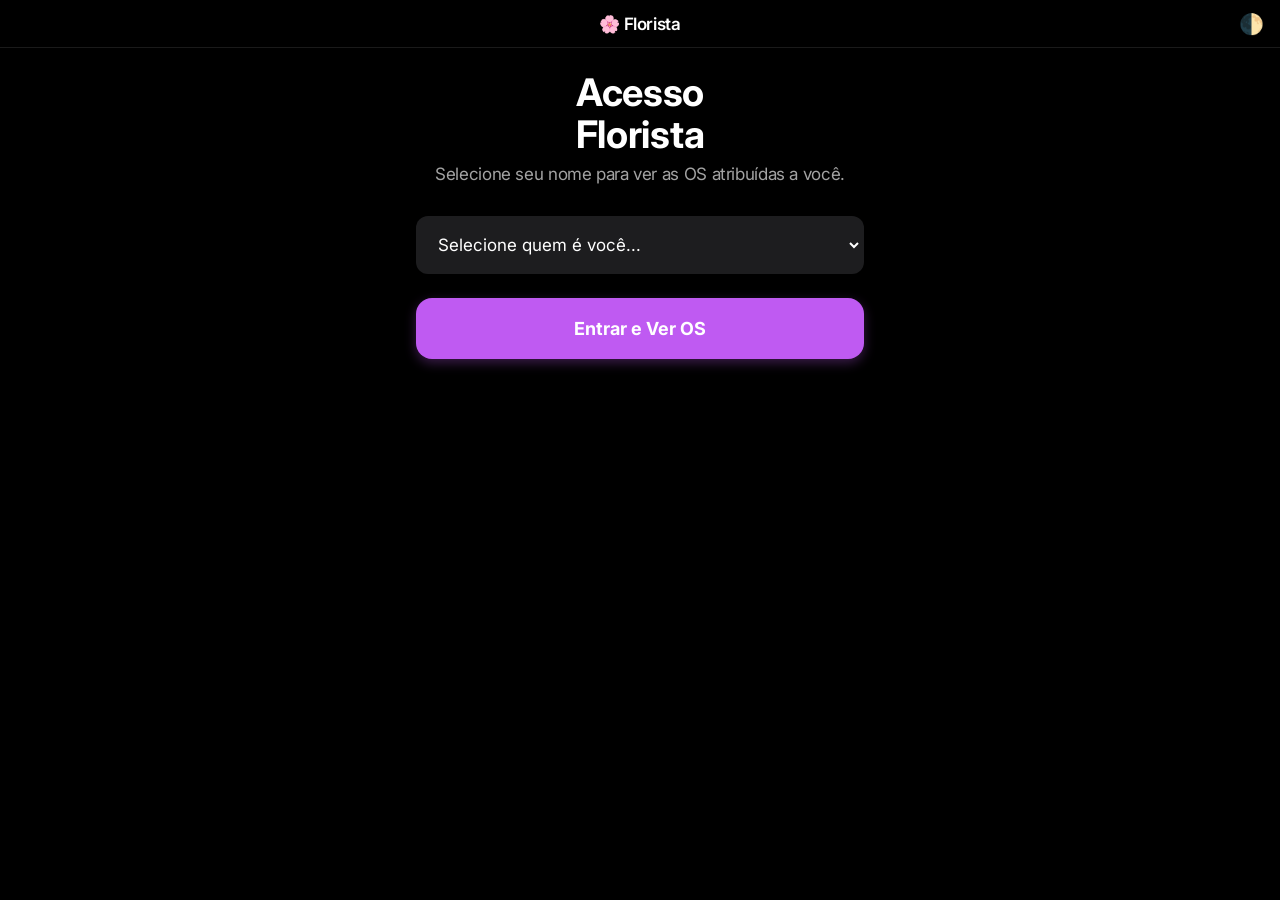
<file: Frota/florista.html>
<!DOCTYPE html>
<html lang="pt-BR">

<head>
    <meta charset="UTF-8">
    <meta name="viewport" content="width=device-width, initial-scale=1.0, maximum-scale=1.0, user-scalable=no">
    <title>Florista — Frota</title>
    <link href="https://fonts.googleapis.com/css2?family=Inter:wght@300;400;600;700&display=swap" rel="stylesheet">
    <link rel="manifest" href="manifest_florista.json?v=2">
    <link rel="icon"
        href="data:image/svg+xml,<svg xmlns='http://www.w3.org/2000/svg' viewBox='0 0 100 100'><text y='.9em' font-size='90'>🌸</text></svg>">
    <meta name="mobile-web-app-capable" content="yes">
    <meta name="apple-mobile-web-app-capable" content="yes">
    <meta name="apple-mobile-web-app-status-bar-style" content="black-translucent">
    <meta name="apple-mobile-web-app-title" content="Florista">
    <meta name="theme-color" content="#000000">
    <script src="js/theme.js"></script>
    <style>
        #themeToggle {
            transition: transform 0.6s cubic-bezier(0.4, 0, 0.2, 1);
            animation: breatheDark 3s infinite alternate ease-in-out;
        }

        :root.theme-light #themeToggle {
            transform: rotate(180deg);
            animation: breatheLight 3s infinite alternate ease-in-out;
        }

        @keyframes breatheDark {
            0% {
                filter: drop-shadow(0 0 2px rgba(255, 255, 255, 0.2));
            }

            100% {
                filter: drop-shadow(0 0 8px rgba(255, 255, 255, 0.6));
            }
        }

        @keyframes breatheLight {
            0% {
                filter: drop-shadow(0 0 2px rgba(0, 0, 0, 0.2));
            }

            100% {
                filter: drop-shadow(0 0 8px rgba(0, 0, 0, 0.5));
            }
        }

        :root {
            --bg: #000000;
            --surface: #1d1d1f;
            --surface2: #272729;
            --text: #ffffff;
            --text-sec: rgba(255, 255, 255, 0.64);
            --purple: #bf5af2;
            --purple-active: #9b42cc;
            --blue: #0071e3;
            --danger: #ff3b30;
            --success: #34c759;
            --warning: #ffcc00;
        }

        :root.theme-light {
            --bg: #f5f5f7;
            --surface: #ffffff;
            --surface2: #e5e5ea;
            --text: #1d1d1f;
            --text-sec: rgba(0, 0, 0, 0.56);
            --purple: #af52de;
            --purple-active: #8b3ebe;
            --blue: #0071e3;
            --danger: #ff3b30;
            --success: #34c759;
            --warning: #ffcc00;
        }

        :root.theme-light header {
            background: rgba(245, 245, 247, 0.85);
            border-bottom: 0.5px solid rgba(0, 0, 0, 0.1);
        }

        :root.theme-light .card-id {
            background: rgba(0, 0, 0, 0.05);
        }

        :root.theme-light select {
            border: 1px solid #d2d2d7;
            background: #ffffff;
        }

        :root.theme-light .btn-primary,
        :root.theme-light .btn-success {
            color: #ffffff;
        }

        * {
            box-sizing: border-box;
            margin: 0;
            padding: 0;
            -webkit-tap-highlight-color: transparent;
        }

        body {
            font-family: 'Inter', -apple-system, BlinkMacSystemFont, sans-serif;
            background: var(--bg);
            color: var(--text);
            letter-spacing: -0.374px;
            overscroll-behavior-y: none;
        }

        header {
            position: sticky;
            top: 0;
            z-index: 100;
            height: 48px;
            background: rgba(0, 0, 0, 0.85);
            backdrop-filter: saturate(180%) blur(20px);
            -webkit-backdrop-filter: saturate(180%) blur(20px);
            display: flex;
            align-items: center;
            justify-content: center;
            border-bottom: 0.5px solid rgba(255, 255, 255, 0.1);
        }

        header h1 {
            font-size: 17px;
            font-weight: 600;
        }

        .container {
            padding: 24px 16px;
            max-width: 480px;
            margin: 0 auto;
            min-height: calc(100vh - 48px);
        }

        .view {
            display: none;
            animation: fadeIn 0.3s ease;
        }

        .view.active {
            display: block;
        }

        @keyframes fadeIn {
            from {
                opacity: 0;
                transform: translateY(10px);
            }

            to {
                opacity: 1;
                transform: translateY(0);
            }
        }

        h2.hero-title {
            font-size: 38px;
            font-weight: 700;
            line-height: 1.1;
            letter-spacing: -0.28px;
            margin-bottom: 8px;
            text-align: center;
        }

        p.hero-subtitle {
            font-size: 17px;
            color: var(--text-sec);
            text-align: center;
            margin-bottom: 32px;
        }

        .form-group {
            margin-bottom: 24px;
        }

        select {
            width: 100%;
            background: var(--surface);
            border: 2px solid transparent;
            color: var(--text);
            padding: 16px;
            border-radius: 12px;
            font-size: 17px;
            outline: none;
            transition: all 0.2s;
            font-family: 'Inter', sans-serif;
        }

        select:focus {
            border-color: var(--purple);
        }

        .btn {
            display: block;
            width: 100%;
            padding: 20px;
            border-radius: 16px;
            font-size: 18px;
            font-weight: 700;
            text-align: center;
            border: none;
            cursor: pointer;
            transition: background 0.2s, transform 0.1s, box-shadow 0.2s;
            font-family: 'Inter', sans-serif;
            box-shadow: 0 4px 12px rgba(0, 0, 0, 0.1);
        }

        .btn:active {
            transform: scale(0.97);
        }

        .btn-primary {
            background: var(--purple);
            color: #fff;
            box-shadow: 0 4px 12px rgba(191, 90, 242, 0.3);
        }

        .btn-primary:active {
            background: var(--purple-active);
        }

        .btn-success {
            background: var(--success);
            color: #fff;
            box-shadow: 0 4px 12px rgba(52, 199, 89, 0.3);
        }

        .btn-start {
            background: var(--warning);
            color: #000;
            font-weight: 700;
            box-shadow: 0 4px 12px rgba(255, 204, 0, 0.3);
        }

        .btn-danger {
            background: var(--surface);
            color: var(--danger);
            margin-top: 16px;
            border: 2px solid transparent;
        }

        .btn-back {
            background: transparent;
            padding: 0;
            text-align: left;
            color: var(--blue);
            margin-bottom: 16px;
            font-size: 18px;
            box-shadow: none;
            width: auto;
        }

        .card {
            background: var(--surface);
            border-radius: 16px;
            padding: 20px;
            margin-bottom: 16px;
        }

        .card-chip {
            font-size: 11px;
            font-weight: 700;
            letter-spacing: 1px;
            text-transform: uppercase;
            padding: 3px 10px;
            border-radius: 20px;
            display: inline-block;
            margin-bottom: 12px;
        }

        .chip-pending {
            background: rgba(191, 90, 242, 0.15);
            color: var(--purple);
            border: 1px solid rgba(191, 90, 242, 0.3);
        }

        .chip-started {
            background: rgba(255, 204, 0, 0.15);
            color: var(--warning);
            border: 1px solid rgba(255, 204, 0, 0.3);
        }

        .card-id {
            font-size: 13px;
            font-weight: 600;
            background: rgba(255, 255, 255, 0.1);
            padding: 4px 10px;
            border-radius: 8px;
            display: inline-block;
            margin-bottom: 8px;
        }

        .card-title {
            font-size: 20px;
            font-weight: 600;
            margin-bottom: 6px;
        }

        .card-detail {
            font-size: 14px;
            color: var(--text-sec);
            line-height: 1.5;
            margin-bottom: 16px;
        }

        .card-meta {
            font-size: 12px;
            color: var(--purple);
            margin-bottom: 12px;
            font-weight: 600;
        }

        .file-upload {
            position: relative;
            overflow: hidden;
            display: inline-block;
            width: 100%;
            margin-bottom: 16px;
        }

        .file-upload input[type="file"] {
            position: absolute;
            font-size: 100px;
            opacity: 0;
            right: 0;
            top: 0;
        }

        label.field-label {
            display: block;
            font-size: 12px;
            color: var(--text-sec);
            margin-bottom: 8px;
            letter-spacing: 1px;
            text-transform: uppercase;
        }

        .toast {
            position: fixed;
            bottom: 24px;
            left: 50%;
            transform: translateX(-50%) translateY(100px);
            background: rgba(255, 255, 255, 0.93);
            color: #000;
            padding: 12px 24px;
            border-radius: 980px;
            font-weight: 600;
            font-size: 14px;
            opacity: 0;
            transition: all 0.3s cubic-bezier(0.175, 0.885, 0.32, 1.275);
            z-index: 999;
            box-shadow: 0 4px 12px rgba(0, 0, 0, 0.3);
            border-left: 4px solid var(--success);
        }

        .toast.show {
            transform: translateX(-50%) translateY(0);
            opacity: 1;
        }

        .loading-overlay {
            position: fixed;
            top: 0;
            left: 0;
            right: 0;
            bottom: 0;
            background: rgba(0, 0, 0, 0.82);
            display: none;
            justify-content: center;
            align-items: center;
            flex-direction: column;
            z-index: 2000;
            backdrop-filter: blur(5px);
        }

        .loading-overlay.active {
            display: flex;
        }

        .spinner {
            width: 40px;
            height: 40px;
            border: 4px solid rgba(255, 255, 255, 0.2);
            border-top-color: var(--purple);
            border-radius: 50%;
            animation: spin 1s linear infinite;
        }

        @keyframes spin {
            100% {
                transform: rotate(360deg);
            }
        }

        #subLista {
            text-align: left;
        }
    </style>
</head>

<body>
    <header>
        <h1 id="headerName">🌸 Florista</h1>
        <button id="themeToggle" onclick="toggleTheme()"
            style="position:absolute; right:16px; background:none; border:none; font-size:20px; cursor:pointer;"
            title="Alternar tema">🌓</button>
    </header>
    <div class="container">

        <!-- VIEW LOGIN -->
        <div id="viewLogin" class="view active">
            <h2 class="hero-title">Acesso<br>Florista</h2>
            <p class="hero-subtitle">Selecione seu nome para ver as OS atribuídas a você.</p>
            <div class="form-group">
                <select id="inputFlorista">
                    <option value="">Selecione quem é você...</option>
                    <option value="Davi">Davi</option>
                    <option value="Felipe">Felipe</option>
                    <option value="Luana">Luana</option>
                    <option value="Pedro">Pedro</option>
                </select>
            </div>
            <button class="btn btn-primary" onclick="acessarSistema()">Entrar e Ver OS</button>
        </div>

        <!-- VIEW LISTA OS -->
        <div id="viewLista" class="view">
            <h2 class="hero-title" style="font-size:28px; text-align:left;">Minhas OS</h2>
            <p class="hero-subtitle" id="subLista">Buscando OS...</p>
            <div id="listaOS"></div>
            <button class="btn btn-danger" style="margin-top:24px;" onclick="sair()">Sair (Trocar Florista)</button>
        </div>

        <!-- VIEW FINALIZAR OS -->
        <div id="viewFinalizar" class="view">
            <button class="btn btn-back btn-danger" onclick="voltarParaLista()">‹ Voltar</button>
            <h2 class="hero-title" style="font-size:28px; text-align:left;">Finalizar OS</h2>
            <p class="hero-subtitle" style="text-align:left;" id="subFinalizarOS">ID: ---</p>

            <div class="file-upload">
                <button class="btn btn-primary"
                    style="background:var(--surface); color:var(--text); border:2px solid var(--purple);">📸 Tirar Foto
                    da Coroa Pronta</button>
                <input type="file" id="inpFotoProducao" accept="image/*" capture="environment"
                    onchange="previewFotoProducao()">
            </div>
            <p id="lblFotoProducao"
                style="font-size:14px; color:var(--success); text-align:center; margin-bottom:24px; display:none;">✅
                Foto anexada</p>

            <button class="btn btn-success" onclick="enviarFinalizacao()">✅ Coroa Pronta — Finalizar OS</button>
        </div>
    </div>

    <div id="toast" class="toast"></div>
    <div id="loading" class="loading-overlay">
        <div class="spinner"></div>
        <div style="margin-top:16px; font-weight:600; font-size:14px;">Aguarde...</div>
    </div>

    <script src="js/florista.js"></script>
</body>

</html>
</file>
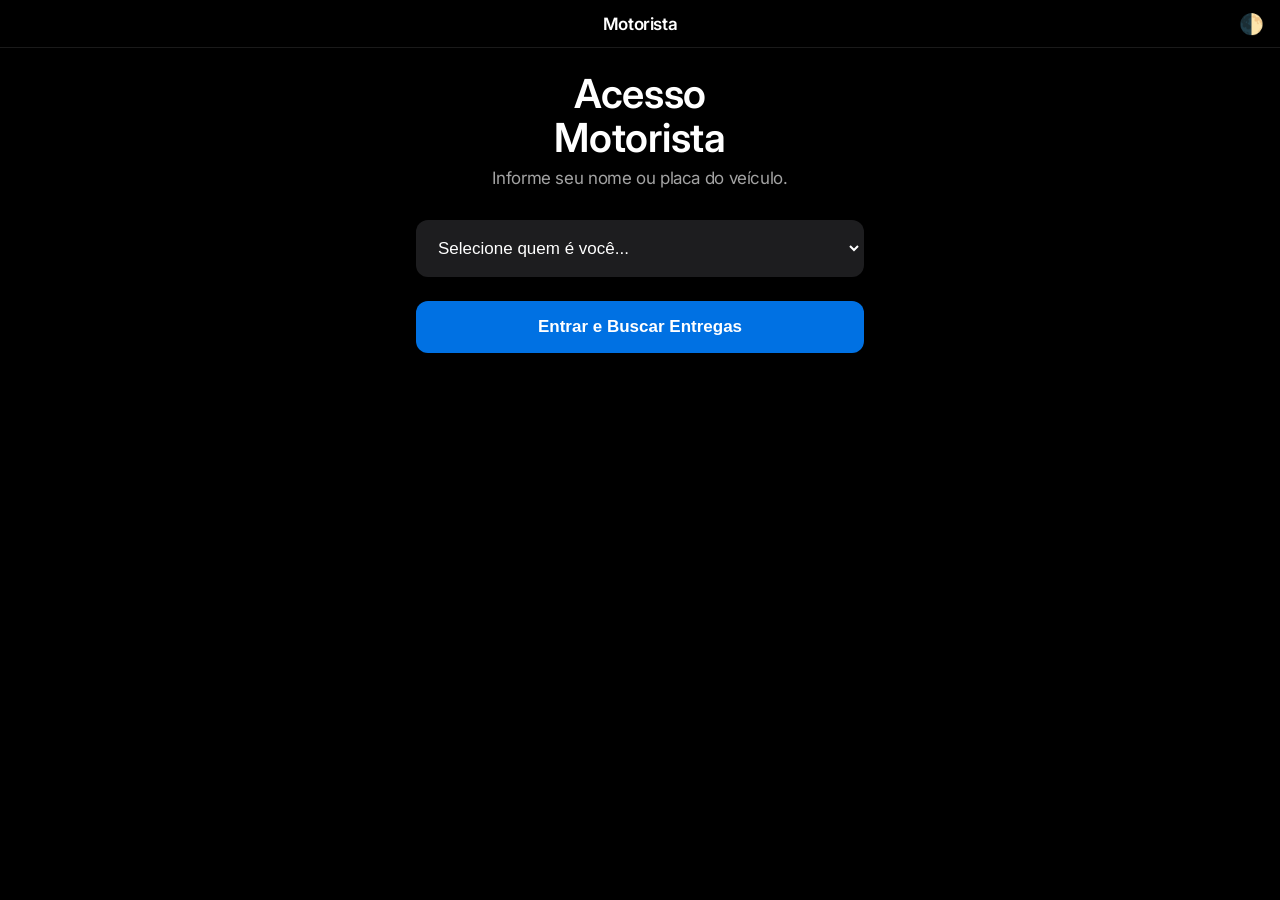
<file: Frota/motorista.html>
<!DOCTYPE html>
<html lang="pt-BR">

<head>
    <meta charset="UTF-8">
    <meta name="viewport" content="width=device-width, initial-scale=1.0, maximum-scale=1.0, user-scalable=no">
    <title>Motorista - Frota</title>
    <!-- Substituta livre para o SF Pro -->
    <link href="https://fonts.googleapis.com/css2?family=Inter:wght@300;400;600;700&display=swap" rel="stylesheet">
    <link rel="manifest" href="manifest.json?v=2">
    <link rel="icon"
        href="data:image/svg+xml,<svg xmlns='http://www.w3.org/2000/svg' viewBox='0 0 100 100'><text y='.9em' font-size='90'>🚚</text></svg>">
    <meta name="mobile-web-app-capable" content="yes">
    <meta name="apple-mobile-web-app-capable" content="yes">
    <meta name="apple-mobile-web-app-status-bar-style" content="black-translucent">
    <meta name="apple-mobile-web-app-title" content="Motorista">
    <meta name="theme-color" content="#000000">
    <script src="js/theme.js"></script>
    <style>
        #themeToggle {
            transition: transform 0.6s cubic-bezier(0.4, 0, 0.2, 1);
            animation: breatheDark 3s infinite alternate ease-in-out;
        }

        :root.theme-light #themeToggle {
            transform: rotate(180deg);
            animation: breatheLight 3s infinite alternate ease-in-out;
        }

        @keyframes breatheDark {
            0% {
                filter: drop-shadow(0 0 2px rgba(255, 255, 255, 0.2));
            }

            100% {
                filter: drop-shadow(0 0 8px rgba(255, 255, 255, 0.6));
            }
        }

        @keyframes breatheLight {
            0% {
                filter: drop-shadow(0 0 2px rgba(0, 0, 0, 0.2));
            }

            100% {
                filter: drop-shadow(0 0 8px rgba(0, 0, 0, 0.5));
            }
        }

        :root {
            --bg-color: #000000;
            --surface-color: #1d1d1f;
            --surface-2: #272729;
            --text-main: #ffffff;
            --text-sec: rgba(255, 255, 255, 0.64);
            --apple-blue: #0071e3;
            --apple-blue-active: #0066cc;
            --danger: #ff3b30;
            --success: #34c759;
            --warning: #ffcc00;
        }

        :root.theme-light {
            --bg-color: #f5f5f7;
            --surface-color: #ffffff;
            --surface-2: #e5e5ea;
            --text-main: #1d1d1f;
            --text-sec: rgba(0, 0, 0, 0.56);
            --apple-blue: #0071e3;
            --apple-blue-active: #0066cc;
            --danger: #ff3b30;
            --success: #34c759;
            --warning: #ffcc00;
        }

        :root.theme-light header {
            background: rgba(245, 245, 247, 0.85);
            border-bottom: 0.5px solid rgba(0, 0, 0, 0.1);
        }

        :root.theme-light .card-id {
            background: rgba(0, 0, 0, 0.05);
        }

        :root.theme-light input[type="text"],
        :root.theme-light select {
            border: 1px solid #d2d2d7;
            background: #ffffff;
        }

        :root.theme-light .btn-primary {
            color: #ffffff;
        }

        * {
            box-sizing: border-box;
            margin: 0;
            padding: 0;
            -webkit-tap-highlight-color: transparent;
        }

        body {
            font-family: 'Inter', -apple-system, BlinkMacSystemFont, "Segoe UI", Roboto, Helvetica, Arial, sans-serif;
            background-color: var(--bg-color);
            color: var(--text-main);
            letter-spacing: -0.374px;
            overscroll-behavior-y: none;
        }

        /* Nav Header "Glass" */
        header {
            position: sticky;
            top: 0;
            z-index: 100;
            height: 48px;
            background: rgba(0, 0, 0, 0.8);
            backdrop-filter: saturate(180%) blur(20px);
            -webkit-backdrop-filter: saturate(180%) blur(20px);
            display: flex;
            align-items: center;
            justify-content: center;
            border-bottom: 0.5px solid rgba(255, 255, 255, 0.1);
        }

        header h1 {
            font-size: 17px;
            font-weight: 600;
            letter-spacing: -0.374px;
        }

        .container {
            padding: 24px 16px;
            max-width: 480px;
            margin: 0 auto;
            min-height: calc(100vh - 48px);
        }

        /* View Control */
        .view {
            display: none;
            animation: fadeIn 0.3s ease;
        }

        .view.active {
            display: block;
        }

        @keyframes fadeIn {
            from {
                opacity: 0;
                transform: translateY(10px);
            }

            to {
                opacity: 1;
                transform: translateY(0);
            }
        }

        /* Typography */
        h2.hero-title {
            font-size: 40px;
            font-weight: 600;
            line-height: 1.1;
            letter-spacing: -0.28px;
            margin-bottom: 8px;
            text-align: center;
        }

        p.hero-subtitle {
            font-size: 17px;
            font-weight: 400;
            color: var(--text-sec);
            text-align: center;
            margin-bottom: 32px;
        }

        /* Inputs */
        .form-group {
            margin-bottom: 24px;
        }

        input[type="text"] {
            width: 100%;
            background: var(--surface-color);
            border: 2px solid transparent;
            color: var(--text-main);
            padding: 16px;
            border-radius: 12px;
            font-size: 17px;
            outline: none;
            transition: all 0.2s;
        }

        input[type="text"]:focus {
            border-color: var(--apple-blue);
            background: var(--surface-2);
        }

        /* Buttons */
        .btn {
            display: block;
            width: 100%;
            padding: 16px;
            border-radius: 12px;
            font-size: 17px;
            font-weight: 600;
            text-align: center;
            border: none;
            cursor: pointer;
            transition: background 0.2s, transform 0.1s;
        }

        .btn:active {
            transform: scale(0.98);
        }

        .btn-primary {
            background-color: var(--apple-blue);
            color: #ffffff;
        }

        .btn-primary:active {
            background-color: var(--apple-blue-active);
        }

        .btn-success {
            background-color: var(--success);
            color: #ffffff;
        }

        .btn-danger {
            background-color: var(--surface-color);
            color: var(--danger);
            margin-top: 16px;
        }

        /* File input disguised */
        .file-upload {
            position: relative;
            overflow: hidden;
            display: inline-block;
            width: 100%;
            margin-bottom: 16px;
        }

        .file-upload input[type="file"] {
            position: absolute;
            font-size: 100px;
            opacity: 0;
            right: 0;
            top: 0;
        }

        /* Cards */
        .card {
            background: var(--surface-color);
            border-radius: 16px;
            padding: 20px;
            margin-bottom: 16px;
            position: relative;
        }

        .card-header {
            display: flex;
            justify-content: space-between;
            align-items: center;
            margin-bottom: 12px;
        }

        .card-id {
            font-size: 14px;
            font-weight: 600;
            background: rgba(255, 255, 255, 0.1);
            padding: 4px 8px;
            border-radius: 8px;
        }

        .card-title {
            font-size: 21px;
            font-weight: 600;
            margin-bottom: 8px;
        }

        .card-detail {
            font-size: 14px;
            color: var(--text-sec);
            margin-bottom: 16px;
            line-height: 1.4;
        }

        /* Toast */
        .toast {
            position: fixed;
            bottom: 24px;
            left: 50%;
            transform: translateX(-50%) translateY(100px);
            background: rgba(255, 255, 255, 0.9);
            color: var(--bg-color);
            padding: 12px 24px;
            border-radius: 980px;
            font-weight: 600;
            font-size: 14px;
            opacity: 0;
            transition: all 0.3s cubic-bezier(0.175, 0.885, 0.32, 1.275);
            z-index: 999;
            backdrop-filter: blur(10px);
            box-shadow: 0 4px 12px rgba(0, 0, 0, 0.3);
        }

        .toast.show {
            transform: translateX(-50%) translateY(0);
            opacity: 1;
        }

        .loading-overlay {
            position: fixed;
            top: 0;
            left: 0;
            right: 0;
            bottom: 0;
            background: rgba(0, 0, 0, 0.8);
            display: none;
            justify-content: center;
            align-items: center;
            flex-direction: column;
            z-index: 2000;
            backdrop-filter: blur(5px);
        }

        .loading-overlay.active {
            display: flex;
        }

        .spinner {
            width: 40px;
            height: 40px;
            border: 4px solid rgba(255, 255, 255, 0.2);
            border-top-color: var(--apple-blue);
            border-radius: 50%;
            animation: spin 1s linear infinite;
        }

        @keyframes spin {
            100% {
                transform: rotate(360deg);
            }
        }
    </style>
</head>

<body>

    <header>
        <h1 id="headerName">Motorista</h1>
        <button id="themeToggle" onclick="toggleTheme()"
            style="position:absolute; right:16px; background:none; border:none; font-size:20px; cursor:pointer;"
            title="Alternar tema">🌓</button>
    </header>

    <div class="container">
        <!-- VISTA DE LOGIN -->
        <div id="viewLogin" class="view active">
            <h2 class="hero-title">Acesso<br>Motorista</h2>
            <p class="hero-subtitle">Informe seu nome ou placa do veículo.</p>

            <div class="form-group">
                <select id="inputMotorista"
                    style="width: 100%; background: var(--surface-color); border: 2px solid transparent; color: var(--text-main); padding: 16px; border-radius: 12px; font-size: 17px; outline: none; transition: all 0.2s;">
                    <option value="">Selecione quem é você...</option>
                    <option value="Fernando">Fernando</option>
                    <option value="Gilberto">Gilberto</option>
                    <option value="Leonardo">Leonardo</option>
                    <option value="Ronie">Ronie</option>
                </select>
            </div>

            <button class="btn btn-primary" onclick="acessarSistema()">Entrar e Buscar Entregas</button>
        </div>

        <!-- VISTA DE LISTA DE ENTREGAS -->
        <div id="viewLista" class="view">
            <h2 class="hero-title" style="font-size: 28px; text-align: left;">Suas Viagens</h2>
            <p class="hero-subtitle" style="text-align: left;" id="subLista">Buscando pendências...</p>

            <div id="listaEntregas"></div>

            <button class="btn btn-danger" onclick="sair()">Sair (Trocar Motorista)</button>
        </div>

        <!-- VISTA DE FINALIZAR OS -->
        <div id="viewFinalizarOS" class="view">
            <button class="btn btn-danger"
                style="margin: 0 0 16px 0; background: transparent; padding: 0; text-align: left; color: var(--apple-blue)"
                onclick="voltarParaLista()">‹ Voltar</button>
            <h2 class="hero-title" style="font-size: 28px; text-align: left;">Entregar OS</h2>
            <p class="hero-subtitle" style="text-align: left;" id="subFinalizarOS">ID: ---</p>

            <div class="form-group">
                <label style="color: var(--text-sec); font-size: 14px; margin-bottom: 8px; display: block;">Quem
                    recebeu?</label>
                <input type="text" id="inpQuemRecebeu" placeholder="Ex: Maria (Esposa) Sala J ...">
            </div>

            <div class="file-upload">
                <button class="btn btn-primary"
                    style="background: var(--surface-2); color: var(--text-main); border: 2px solid var(--apple-blue);">📸
                    Tirar Foto da Entrega</button>
                <input type="file" id="inpFotoMaterial" accept="image/*" capture="environment"
                    onchange="previewFotoMaterial()">
            </div>
            <p id="lblFotoMaterial"
                style="font-size: 14px; color: var(--success); text-align: center; margin-bottom: 16px; display: none;">
                ✅ Foto do material anexada</p>

            <div class="file-upload">
                <button class="btn btn-primary"
                    style="background: var(--surface-2); color: var(--text-main); border: 2px solid var(--apple-blue);">📸
                    Tirar Foto da OS Assinada</button>
                <input type="file" id="inpFotoOS" accept="image/*" capture="environment" onchange="previewFotoOS()">
            </div>
            <p id="lblFotoOS"
                style="font-size: 14px; color: var(--success); text-align: center; margin-bottom: 24px; display: none;">
                ✅ Foto da OS anexada</p>

            <button class="btn btn-success" onclick="enviarEntrega()">Confirmar Entrega</button>
        </div>
    </div>

    <!-- Modal Navegação Maps/Waze -->
    <div id="modalNavegacao"
        style="display:none; position:fixed; top:0; left:0; right:0; bottom:0; background:rgba(0,0,0,0.85); z-index:1500; justify-content:center; align-items:center; backdrop-filter:blur(5px);">
        <div
            style="background:var(--surface-color); border-radius:16px; padding:24px; max-width:320px; width:90%; text-align:center;">
            <div style="font-size:17px; font-weight:600; margin-bottom:16px;">Abrir navegação</div>
            <p id="lblNavEndereco"
                style="font-size:14px; color:var(--text-sec); margin-bottom:24px; word-break:break-word;"></p>
            <button class="btn btn-primary" style="margin-bottom:10px;" onclick="navegarCom('maps')">📍 Google
                Maps</button>
            <button class="btn btn-primary" style="margin-bottom:10px; background:#33ccff; color:#000;"
                onclick="navegarCom('waze')">🧭 Waze</button>
            <button class="btn btn-danger" style="background:transparent; color:var(--text-sec);"
                onclick="fecharModalNav()">Cancelar</button>
        </div>
    </div>

    <!-- Toast Component -->
    <div id="toast" class="toast"></div>

    <!-- Loading -->
    <div id="loading" class="loading-overlay">
        <div class="spinner"></div>
        <div style="margin-top: 16px; font-weight: 600; font-size: 14px;">Aguarde...</div>
    </div>

    <script src="js/motorista_aceite.js"></script>
</body>

</html>
</file>
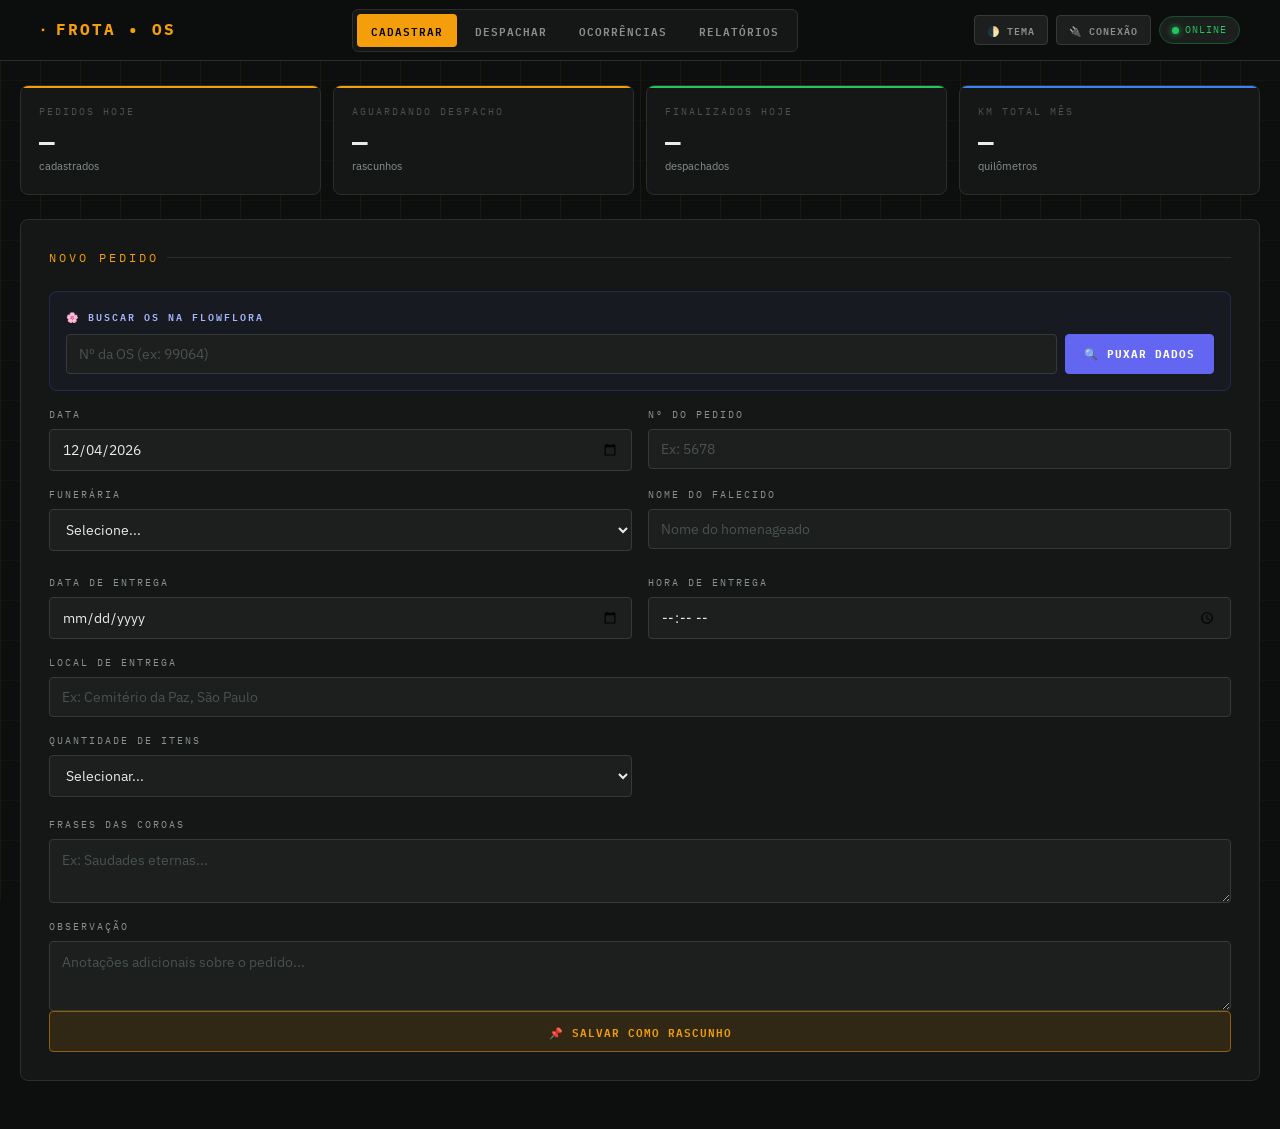
<file: Frota/os.html>
<!DOCTYPE html>
<html lang="pt-BR">

<head>
  <meta charset="UTF-8">
  <meta name="viewport" content="width=device-width, initial-scale=1.0">
  <title>FROTA • OS</title>
  <link rel="icon" href="data:image/svg+xml,<svg xmlns='http://www.w3.org/2000/svg' viewBox='0 0 100 100'><text y='.9em' font-size='90'>📋</text></svg>">
  <link
    href="https://fonts.googleapis.com/css2?family=IBM+Plex+Mono:wght@400;500;600;700&family=IBM+Plex+Sans:wght@300;400;500;600&display=swap"
    rel="stylesheet">
  <link href="frota.css" rel="stylesheet">
  <script src="js/theme.js"></script>
</head>

<body>
  <div class="app">

    <!-- HEADER -->
    <header>
      <div class="header-inner">
        <div class="logo">FROTA • OS</div>
        <div class="tabs">
          <button class="tab tab-btn" data-target="tabCadastrar">Cadastrar</button>
          <button class="tab tab-btn" data-target="tabDespachar">Despachar</button>
          <button class="tab tab-btn" data-target="tabOcorrencias">Ocorrências <span id="badgeOcorrencias" style="display:none; background:#ff3b30; color:white; border-radius:12px; padding:2px 6px; font-size:10px; margin-left:6px; font-weight:bold;">0</span></button>
          <button class="tab tab-btn" data-target="tabRelatorios">Relatórios</button>
        </div>
        <div class="header-actions">
          <button class="btn" id="themeToggle" onclick="toggleTheme()" title="Alternar tema" style="padding:5px 12px;font-size:10px; cursor:pointer;">🌓 Tema</button>
          <button class="btn" id="btnTestarConexao" style="padding:5px 12px;font-size:10px;">🔌 Conexão</button>
          <div class="status-badge" id="statusBadge">
            <div class="status-dot"></div>
            <span id="statusText">Verificando...</span>
          </div>
        </div>
      </div>
    </header>

    <!-- MAIN -->
    <div class="main">

      <!-- Status bar -->
      <div id="statusBar" class="status-bar"></div>

      <!-- STAT CARDS -->
      <div class="stats-grid" id="statsGrid">
        <div class="stat-card amber">
          <div class="stat-label">Pedidos Hoje</div>
          <div class="stat-value" id="statPedidosHoje">—</div>
          <div class="stat-sub">cadastrados</div>
        </div>
        <div class="stat-card amber">
          <div class="stat-label">Aguardando Despacho</div>
          <div class="stat-value" id="statPendentes">—</div>
          <div class="stat-sub">rascunhos</div>
        </div>
        <div class="stat-card green">
          <div class="stat-label">Finalizados Hoje</div>
          <div class="stat-value" id="statFinalizados">—</div>
          <div class="stat-sub">despachados</div>
        </div>
        <div class="stat-card blue">
          <div class="stat-label">KM Total Mês</div>
          <div class="stat-value" id="statKmMes">—</div>
          <div class="stat-sub">quilômetros</div>
        </div>
      </div>

      <!-- ============================================================ -->
      <!-- APP CONTENT (Renderiza as views de views.js sob demanda)      -->
      <!-- ============================================================ -->
      <div id="app-content" class="panel active">
        <!-- O JS injeta o conteúdo da aba aqui dinamicamente -->
      </div>

    </div><!-- /main -->
  </div><!-- /app -->

  <!-- TOAST CONTAINER -->
  <div class="toast-container" id="toastContainer"></div>

  <!-- LOADING OVERLAY -->
  <div class="loading-overlay" id="loadingOverlay">
    <div class="spinner"></div>
    <div class="loading-text" id="loadingText">Carregando...</div>
  </div>

  <script type="module" src="js/app.js"></script>
</body>

</html>
</file>
<file: styleindex.css>
:root {
            --primary: #4F46E5;
            --primary-light: #818CF8;
            --secondary: #ec4899;
            --bg-color: #0f172a;
            --card-bg: rgba(30, 41, 59, 0.7);
            --card-border: rgba(255, 255, 255, 0.1);
            --text-main: #f8fafc;
            --text-muted: #94a3b8;
        }

        * {
            margin: 0;
            padding: 0;
            box-sizing: border-box;
            font-family: 'Inter', sans-serif;
        }

        body {
            background-color: var(--bg-color);
            background-image:
                radial-gradient(at 0% 0%, rgba(79, 70, 229, 0.15) 0px, transparent 50%),
                radial-gradient(at 100% 0%, rgba(236, 72, 153, 0.15) 0px, transparent 50%),
                radial-gradient(at 100% 100%, rgba(79, 70, 229, 0.15) 0px, transparent 50%),
                radial-gradient(at 0% 100%, rgba(236, 72, 153, 0.15) 0px, transparent 50%);
            color: var(--text-main);
            min-height: 100vh;
            display: flex;
            flex-direction: column;
            align-items: center;
            padding: 3rem 1.5rem;
        }

        .header {
            text-align: center;
            margin-bottom: 4rem;
            animation: fadeInDown 0.8s ease-out;
        }

        .header h1 {
            font-size: 3rem;
            font-weight: 700;
            margin-bottom: 1rem;
            background: linear-gradient(135deg, #fff 0%, #a5b4fc 100%);
            -webkit-background-clip: text;
            -webkit-text-fill-color: transparent;
            letter-spacing: -0.025em;
        }

        .header p {
            font-size: 1.125rem;
            color: var(--text-muted);
            max-width: 600px;
            margin: 0 auto;
        }

        .grid-container {
            display: grid;
            grid-template-columns: repeat(auto-fit, minmax(280px, 1fr));
            gap: 2rem;
            width: 100%;
            max-width: 1200px;
            animation: fadeInUp 0.8s ease-out;
        }

        .card {
            background: var(--card-bg);
            border: 1px solid var(--card-border);
            border-radius: 1.5rem;
            padding: 2rem;
            text-decoration: none;
            color: var(--text-main);
            transition: all 0.4s cubic-bezier(0.175, 0.885, 0.32, 1.275);
            display: flex;
            flex-direction: column;
            position: relative;
            overflow: hidden;
            backdrop-filter: blur(12px);
            -webkit-backdrop-filter: blur(12px);
            box-shadow: 0 4px 6px -1px rgba(0, 0, 0, 0.1), 0 2px 4px -1px rgba(0, 0, 0, 0.06);
        }

        .card::before {
            content: '';
            position: absolute;
            top: 0;
            left: 0;
            width: 100%;
            height: 100%;
            background: linear-gradient(135deg, rgba(255, 255, 255, 0.1) 0%, rgba(255, 255, 255, 0) 100%);
            opacity: 0;
            transition: opacity 0.3s ease;
        }

        .card:hover {
            transform: translateY(-10px) scale(1.02);
            box-shadow: 0 20px 25px -5px rgba(0, 0, 0, 0.2), 0 10px 10px -5px rgba(0, 0, 0, 0.04);
            border-color: rgba(255, 255, 255, 0.2);
        }

        .card:hover::before {
            opacity: 1;
        }

        .icon-wrapper {
            width: 4rem;
            height: 4rem;
            border-radius: 1rem;
            display: flex;
            align-items: center;
            justify-content: center;
            font-size: 1.75rem;
            margin-bottom: 1.5rem;
            background: rgba(255, 255, 255, 0.05);
            transition: transform 0.3s ease;
        }

        .card:hover .icon-wrapper {
            transform: scale(1.1) rotate(5deg);
        }

        .icon-blue {
            color: #60a5fa;
            background: rgba(96, 165, 250, 0.1);
        }

        .icon-green {
            color: #34d399;
            background: rgba(52, 211, 153, 0.1);
        }

        .icon-purple {
            color: #a78bfa;
            background: rgba(167, 139, 250, 0.1);
        }

        .icon-pink {
            color: #f472b6;
            background: rgba(244, 114, 182, 0.1);
        }

        .icon-orange {
            color: #fb923c;
            background: rgba(251, 146, 60, 0.1);
        }

        .card h2 {
            font-size: 1.25rem;
            font-weight: 600;
            margin-bottom: 0.75rem;
            z-index: 1;
        }

        .card p {
            color: var(--text-muted);
            font-size: 0.875rem;
            line-height: 1.5;
            z-index: 1;
            flex-grow: 1;
        }

        .card-footer {
            margin-top: 1.5rem;
            display: flex;
            align-items: center;
            font-size: 0.875rem;
            font-weight: 500;
            color: var(--primary-light);
            z-index: 1;
            transition: color 0.3s ease;
        }

        .card:hover .card-footer {
            color: #fff;
        }

        .card-footer i {
            margin-left: 0.5rem;
            transition: transform 0.3s ease;
        }

        .card:hover .card-footer i {
            transform: translateX(4px);
        }

        /* Animations */
        @keyframes fadeInDown {
            from {
                opacity: 0;
                transform: translateY(-20px);
            }

            to {
                opacity: 1;
                transform: translateY(0);
            }
        }

        @keyframes fadeInUp {
            from {
                opacity: 0;
                transform: translateY(20px);
            }

            to {
                opacity: 1;
                transform: translateY(0);
            }
        }

        @media (max-width: 768px) {
            .header h1 {
                font-size: 2.25rem;
            }

            .grid-container {
                grid-template-columns: 1fr;
            }
        }

        /* Specific link handling for F3 folder */
        .f3-links {
            display: flex;
            flex-wrap: wrap;
            gap: 10px;
            margin-top: 1rem;
            z-index: 2;
            position: relative;
        }

        .f3-links a {
            background: rgba(255, 255, 255, 0.1);
            color: white;
            padding: 5px 10px;
            border-radius: 5px;
            text-decoration: none;
            font-size: 0.8rem;
            transition: background 0.3s;
        }

        .f3-links a:hover {
            background: rgba(255, 255, 255, 0.2);
        }
</file>
<file: cse2/cse2style.css>
:root {
    --bg: #0d0f0e;
    --surface: #141716;
    --surface2: #1c1f1d;
    --surface3: #232725;
    --border: #2a2e2c;
    --border2: #353a38;
    --amber: #f59e0b;
    --amber-dim: #92600a;
    --amber-glow: rgba(245, 158, 11, 0.12);
    --green: #22c55e;
    --green-dim: #14532d;
    --green-glow: rgba(34, 197, 94, 0.1);
    --red: #ef4444;
    --red-dim: #7f1d1d;
    --red-glow: rgba(239, 68, 68, 0.1);
    --text: #e8ebe9;
    --text-dim: #8a918d;
    --text-muted: #4a524e;
    --font-mono: 'IBM Plex Mono', monospace;
    --font-sans: 'IBM Plex Sans', sans-serif;
}

* {
    box-sizing: border-box;
    margin: 0;
    padding: 0;
}

body {
    background: var(--bg);
    color: var(--text);
    font-family: var(--font-sans);
    min-height: 100vh;
    overflow-x: hidden;
}

/* GRID BACKGROUND */
body::before {
    content: '';
    position: fixed;
    inset: 0;
    background-image:
        linear-gradient(rgba(245, 158, 11, 0.03) 1px, transparent 1px),
        linear-gradient(90deg, rgba(245, 158, 11, 0.03) 1px, transparent 1px);
    background-size: 40px 40px;
    pointer-events: none;
    z-index: 0;
    animation: pulse-rotate 100s linear infinite;
}

.app {
    position: relative;
    z-index: 1;
}

/* HEADER */
header {
    border-bottom: 1px solid var(--border);
    background: rgba(13, 15, 14, 0.95);
    backdrop-filter: blur(12px);
    position: sticky;
    top: 0;
    z-index: 100;
    padding: 0 24px;
}

.header-inner {
    max-width: 1400px;
    margin: 0 auto;
    display: flex;
    align-items: center;
    justify-content: space-between;
    height: 64px;
    gap: 16px;
}

.logo {
    font-family: var(--font-mono);
    font-size: 18px;
    font-weight: 700;
    color: var(--amber);
    letter-spacing: 2px;
    display: flex;
    align-items: center;
    gap: 10px;
}

.logo::before {
    content: '▪';
    font-size: 10px;
    color: var(--amber);
    animation: pulse 2s infinite;
}

@keyframes pulse {

    0%,
    100% {
        opacity: 1
    }

    50% {
        opacity: 0.3
    }
}

.header-actions {
    display: flex;
    gap: 8px;
    align-items: center;
}

/* TABS */
.tabs {
    display: flex;
    gap: 4px;
    background: var(--surface);
    border: 1px solid var(--border);
    border-radius: 6px;
    padding: 4px;
}

.tab {
    font-family: var(--font-mono);
    font-size: 11px;
    font-weight: 600;
    letter-spacing: 1px;
    text-transform: uppercase;
    padding: 6px 14px;
    border-radius: 4px;
    border: none;
    background: transparent;
    color: var(--text-dim);
    cursor: pointer;
    transition: all 0.15s;
}

.tab.active {
    background: var(--amber);
    color: #000;
}

.tab:hover:not(.active) {
    color: var(--text);
    background: var(--surface3);
}

/* BUTTONS */
.btn {
    font-family: var(--font-mono);
    font-size: 11px;
    font-weight: 600;
    letter-spacing: 1px;
    text-transform: uppercase;
    padding: 8px 16px;
    border-radius: 4px;
    border: 1px solid var(--border2);
    background: var(--surface2);
    color: var(--text-dim);
    cursor: pointer;
    transition: all 0.15s;
    display: flex;
    align-items: center;
    gap: 6px;
    white-space: nowrap;
}

.btn:hover {
    border-color: var(--amber);
    color: var(--amber);
    background: var(--amber-glow);
}

.btn-primary {
    background: var(--amber);
    color: #000;
    border-color: var(--amber);
    font-weight: 700;
}

.btn-primary:hover {
    background: #fbbf24;
    border-color: #fbbf24;
    color: #000;
}

.btn-danger {
    border-color: var(--red-dim);
}

.btn-danger:hover {
    border-color: var(--red);
    color: var(--red);
    background: var(--red-glow);
}

.btn-import {
    border-color: var(--green-dim);
}

.btn-import:hover {
    border-color: var(--green);
    color: var(--green);
    background: var(--green-glow);
}

/* MAIN */
.main {
    max-width: 1400px;
    margin: 0 auto;
    padding: 24px;
}

/* PANELS */
.panel {
    display: none;
    animation: fadeIn 0.2s ease;
}

.panel.active {
    display: block;
}

@keyframes fadeIn {
    from {
        opacity: 0;
        transform: translateY(4px)
    }

    to {
        opacity: 1;
        transform: translateY(0)
    }
}

/* DASHBOARD CARDS */
.stats-grid {
    display: grid;
    grid-template-columns: repeat(auto-fit, minmax(200px, 1fr));
    gap: 12px;
    margin-bottom: 24px;
}

.stat-card {
    background: var(--surface);
    border: 1px solid var(--border);
    border-radius: 8px;
    padding: 20px;
    position: relative;
    overflow: hidden;
}

.stat-card::before {
    content: '';
    position: absolute;
    top: 0;
    left: 0;
    right: 0;
    height: 2px;
}

.stat-card.amber::before {
    background: var(--amber);
}

.stat-card.green::before {
    background: var(--green);
}

.stat-card.red::before {
    background: var(--red);
}

.stat-card.blue::before {
    background: #60a5fa;
}

.stat-label {
    font-family: var(--font-mono);
    font-size: 10px;
    letter-spacing: 2px;
    text-transform: uppercase;
    color: var(--text-muted);
    margin-bottom: 8px;
}

.stat-value {
    font-family: var(--font-mono);
    font-size: 28px;
    font-weight: 700;
    color: var(--text);
    line-height: 1;
}

.stat-sub {
    font-size: 12px;
    color: var(--text-dim);
    margin-top: 4px;
}

/* FORM */
.form-card {
    background: var(--surface);
    border: 1px solid var(--border);
    border-radius: 8px;
    padding: 28px;
    margin-bottom: 24px;
}

.form-title {
    font-family: var(--font-mono);
    font-size: 12px;
    letter-spacing: 3px;
    text-transform: uppercase;
    color: var(--amber);
    margin-bottom: 24px;
    display: flex;
    align-items: center;
    gap: 8px;
}

.form-title::after {
    content: '';
    flex: 1;
    height: 1px;
    background: var(--border);
}

.form-grid {
    display: grid;
    grid-template-columns: repeat(auto-fit, minmax(200px, 1fr));
    gap: 16px;
    margin-bottom: 20px;
}

.form-group {
    display: flex;
    flex-direction: column;
    gap: 6px;
}

.form-group.span2 {
    grid-column: span 2;
}

label {
    font-family: var(--font-mono);
    font-size: 10px;
    letter-spacing: 2px;
    text-transform: uppercase;
    color: var(--text-dim);
}

label span.required {
    color: var(--amber);
}

input,
select,
textarea {
    background: var(--surface2);
    border: 1px solid var(--border2);
    border-radius: 4px;
    color: var(--text);
    font-family: var(--font-sans);
    font-size: 14px;
    padding: 10px 12px;
    outline: none;
    transition: border-color 0.15s, box-shadow 0.15s;
    width: 100%;
}

input:focus,
select:focus,
textarea:focus {
    border-color: var(--amber);
    box-shadow: 0 0 0 2px var(--amber-glow);
}

select option {
    background: var(--surface2);
}

.radio-group {
    display: flex;
    gap: 8px;
}

.radio-btn {
    flex: 1;
    display: flex;
    align-items: center;
    justify-content: center;
    gap: 8px;
    padding: 10px;
    border: 1px solid var(--border2);
    border-radius: 4px;
    cursor: pointer;
    font-size: 13px;
    font-weight: 500;
    transition: all 0.15s;
    background: var(--surface2);
}

.radio-btn input[type=radio] {
    display: none;
}

.radio-btn.entrada {
    color: var(--green);
}

.radio-btn.saida {
    color: var(--red);
}

.radio-btn.entrada.checked {
    background: var(--green-glow);
    border-color: var(--green);
}

.radio-btn.saida.checked {
    background: var(--red-glow);
    border-color: var(--red);
}

/* TABLE */
.table-wrapper {
    background: var(--surface);
    border: 1px solid var(--border);
    border-radius: 8px;
    overflow: hidden;
}

.table-header {
    padding: 16px 20px;
    border-bottom: 1px solid var(--border);
    display: flex;
    align-items: center;
    justify-content: space-between;
    gap: 12px;
    flex-wrap: wrap;
}

.table-title {
    font-family: var(--font-mono);
    font-size: 11px;
    letter-spacing: 2px;
    text-transform: uppercase;
    color: var(--amber);
}

.record-count {
    font-family: var(--font-mono);
    font-size: 11px;
    color: var(--text-muted);
}

/* FILTERS */
.filters-bar {
    padding: 12px 20px;
    border-bottom: 1px solid var(--border);
    display: flex;
    gap: 10px;
    flex-wrap: wrap;
    align-items: center;
    background: var(--surface2);
}

.filter-group {
    display: flex;
    flex-direction: column;
    gap: 4px;
    min-width: 140px;
}

.filter-label {
    font-family: var(--font-mono);
    font-size: 9px;
    letter-spacing: 2px;
    text-transform: uppercase;
    color: var(--text-muted);
}

.filter-input {
    font-size: 12px;
    padding: 6px 10px;
    background: var(--surface3);
    border: 1px solid var(--border);
    color: var(--text);
    border-radius: 4px;
    outline: none;
    transition: border-color 0.15s;
}

.filter-input:focus {
    border-color: var(--amber);
}

.btn-clear-filters {
    align-self: flex-end;
    padding: 6px 12px;
    font-size: 10px;
}

table {
    width: 100%;
    border-collapse: collapse;
    font-size: 13px;
}

thead th {
    font-family: var(--font-mono);
    font-size: 9px;
    letter-spacing: 2px;
    text-transform: uppercase;
    color: var(--text-muted);
    padding: 12px 16px;
    text-align: left;
    border-bottom: 1px solid var(--border);
    white-space: nowrap;
    cursor: pointer;
    user-select: none;
    background: var(--surface);
}

thead th:hover {
    color: var(--amber);
}

thead th .sort-arrow {
    margin-left: 4px;
    opacity: 0.4;
}

thead th.sorted .sort-arrow {
    opacity: 1;
    color: var(--amber);
}

tbody tr {
    border-bottom: 1px solid var(--border);
    transition: background 0.1s;
}

tbody tr:last-child {
    border-bottom: none;
}

tbody tr:hover {
    background: var(--surface2);
}

td {
    padding: 11px 16px;
    vertical-align: middle;
    white-space: nowrap;
}

.badge {
    display: inline-flex;
    align-items: center;
    gap: 4px;
    padding: 3px 10px;
    border-radius: 3px;
    font-family: var(--font-mono);
    font-size: 10px;
    font-weight: 600;
    letter-spacing: 1px;
    text-transform: uppercase;
}

.badge-entrada {
    background: var(--green-glow);
    color: var(--green);
    border: 1px solid var(--green-dim);
}

.badge-saida {
    background: var(--red-glow);
    color: var(--red);
    border: 1px solid var(--red-dim);
}

.delete-btn {
    background: none;
    border: 1px solid transparent;
    color: var(--text-muted);
    cursor: pointer;
    padding: 4px 8px;
    border-radius: 3px;
    font-size: 14px;
    transition: all 0.15s;
}

.delete-btn:hover {
    border-color: var(--red-dim);
    color: var(--red);
    background: var(--red-glow);
}

/* RESUMO POR PRODUTO */
.product-grid {
    display: grid;
    grid-template-columns: repeat(auto-fill, minmax(280px, 1fr));
    gap: 12px;
}

.product-card {
    background: var(--surface);
    border: 1px solid var(--border);
    border-radius: 8px;
    padding: 20px;
    transition: border-color 0.15s;
}

.product-card:hover {
    border-color: var(--border2);
}

.product-name {
    font-family: var(--font-mono);
    font-size: 13px;
    font-weight: 600;
    color: var(--amber);
    margin-bottom: 4px;
}

.product-type {
    font-size: 11px;
    color: var(--text-muted);
    margin-bottom: 12px;
    font-family: var(--font-mono);
    letter-spacing: 1px;
}

.product-stats {
    display: grid;
    grid-template-columns: 1fr 1fr 1fr;
    gap: 8px;
}

.product-stat {
    text-align: center;
}

.product-stat-val {
    font-family: var(--font-mono);
    font-size: 18px;
    font-weight: 700;
}

.product-stat-val.green {
    color: var(--green);
}

.product-stat-val.red {
    color: var(--red);
}

.product-stat-val.amber {
    color: var(--amber);
}

.product-stat-lbl {
    font-size: 9px;
    letter-spacing: 1px;
    text-transform: uppercase;
    color: var(--text-muted);
    font-family: var(--font-mono);
    margin-top: 2px;
}

.progress-bar {
    height: 3px;
    background: var(--border);
    border-radius: 2px;
    margin-top: 12px;
    overflow: hidden;
}

.progress-fill {
    height: 100%;
    border-radius: 2px;
    background: var(--amber);
    transition: width 0.3s ease;
}

.progress-fill.negative {
    background: var(--red);
}

/* EMPTY STATE */
.empty-state {
    text-align: center;
    padding: 60px 24px;
    color: var(--text-muted);
}

.empty-icon {
    font-size: 40px;
    margin-bottom: 12px;
    opacity: 0.4;
}

.empty-text {
    font-family: var(--font-mono);
    font-size: 12px;
    letter-spacing: 2px;
    text-transform: uppercase;
}

/* TOAST */
.toast-container {
    position: fixed;
    bottom: 24px;
    right: 24px;
    z-index: 999;
    display: flex;
    flex-direction: column;
    gap: 8px;
}

.toast {
    background: var(--surface);
    border: 1px solid var(--border2);
    border-radius: 6px;
    padding: 12px 16px;
    font-family: var(--font-mono);
    font-size: 12px;
    min-width: 260px;
    display: flex;
    align-items: center;
    gap: 10px;
    animation: slideIn 0.2s ease;
    box-shadow: 0 8px 24px rgba(0, 0, 0, 0.4);
}

.toast.success {
    border-left: 3px solid var(--green);
}

.toast.error {
    border-left: 3px solid var(--red);
}

.toast.info {
    border-left: 3px solid var(--amber);
}

@keyframes slideIn {
    from {
        transform: translateX(20px);
        opacity: 0
    }

    to {
        transform: translateX(0);
        opacity: 1
    }
}

/* MODAL */
.modal-overlay {
    display: none;
    position: fixed;
    inset: 0;
    background: rgba(0, 0, 0, 0.7);
    z-index: 200;
    align-items: center;
    justify-content: center;
    backdrop-filter: blur(4px);
}

.modal-overlay.open {
    display: flex;
}

.modal {
    background: var(--surface);
    border: 1px solid var(--border2);
    border-radius: 10px;
    padding: 32px;
    max-width: 500px;
    width: 90%;
    animation: fadeIn 0.2s ease;
}

.modal-title {
    font-family: var(--font-mono);
    font-size: 13px;
    letter-spacing: 2px;
    text-transform: uppercase;
    color: var(--amber);
    margin-bottom: 12px;
}

.modal-text {
    font-size: 14px;
    color: var(--text-dim);
    margin-bottom: 24px;
    line-height: 1.6;
}

.modal-actions {
    display: flex;
    gap: 8px;
    justify-content: flex-end;
}

/* IMPORT AREA */
.import-area {
    border: 2px dashed var(--border2);
    border-radius: 8px;
    padding: 40px;
    text-align: center;
    cursor: pointer;
    transition: all 0.15s;
    background: var(--surface2);
}

.import-area:hover,
.import-area.dragover {
    border-color: var(--amber);
    background: var(--amber-glow);
}

.import-icon {
    font-size: 32px;
    margin-bottom: 12px;
}

.import-text {
    font-family: var(--font-mono);
    font-size: 12px;
    letter-spacing: 1px;
    color: var(--text-dim);
}

.import-sub {
    font-size: 11px;
    color: var(--text-muted);
    margin-top: 4px;
}

/* SCROLLBAR */
::-webkit-scrollbar {
    width: 6px;
    height: 6px;
}

::-webkit-scrollbar-track {
    background: var(--bg);
}

::-webkit-scrollbar-thumb {
    background: var(--border2);
    border-radius: 3px;
}

::-webkit-scrollbar-thumb:hover {
    background: var(--amber-dim);
}

.overflow-x {
    overflow-x: auto;
}

/* LOADING OVERLAY */
.loading-overlay {
    display: none;
    position: fixed;
    inset: 0;
    background: rgba(0, 0, 0, 0.65);
    z-index: 9999;
    align-items: center;
    justify-content: center;
    flex-direction: column;
    gap: 20px;
    backdrop-filter: blur(6px);
}

.loading-overlay.active {
    display: flex;
}

.spinner {
    width: 48px;
    height: 48px;
    border: 3px solid var(--border2);
    border-top: 3px solid var(--amber);
    border-radius: 50%;
    animation: spin 0.8s linear infinite;
}

.spinner-sm {
    width: 16px;
    height: 16px;
    border: 2px solid rgba(0, 0, 0, 0.2);
    border-top: 2px solid #000;
    border-radius: 50%;
    animation: spin 0.6s linear infinite;
    display: inline-block;
}

@keyframes spin {
    to {
        transform: rotate(360deg);
    }
}

.loading-text {
    font-family: var(--font-mono);
    font-size: 12px;
    letter-spacing: 2px;
    text-transform: uppercase;
    color: var(--amber);
    animation: loadPulse 1.5s ease infinite;
}

@keyframes loadPulse {

    0%,
    100% {
        opacity: 1;
    }

    50% {
        opacity: 0.4;
    }
}

/* STATUS BADGE */
.status-badge {
    display: flex;
    align-items: center;
    gap: 6px;
    font-family: var(--font-mono);
    font-size: 10px;
    letter-spacing: 1px;
    text-transform: uppercase;
    padding: 4px 12px;
    border-radius: 20px;
    border: 1px solid var(--border2);
    background: var(--surface2);
    color: var(--text-dim);
    transition: all 0.3s ease;
}

.status-dot {
    width: 7px;
    height: 7px;
    border-radius: 50%;
    background: var(--text-muted);
    transition: all 0.3s ease;
}

.status-badge.online .status-dot {
    background: var(--green);
    box-shadow: 0 0 8px var(--green);
    animation: statusPulse 2s ease infinite;
}

.status-badge.online {
    border-color: var(--green-dim);
    color: var(--green);
}

.status-badge.offline .status-dot {
    background: var(--red);
    box-shadow: 0 0 8px var(--red);
}

.status-badge.offline {
    border-color: var(--red-dim);
    color: var(--red);
}

@keyframes statusPulse {

    0%,
    100% {
        box-shadow: 0 0 4px var(--green);
    }

    50% {
        box-shadow: 0 0 12px var(--green), 0 0 20px rgba(34, 197, 94, 0.3);
    }
}

@keyframes pulse-rotate {
    0% {
        transform: scale(1) rotate(0deg);
        color: var(--amber);
    }

    50% {
        transform: scale(2) rotate(10deg);
        /* Pulsa e gira meia volta */
        color: #fff;
        /* Troca de cor no meio */
    }

    100% {
        transform: scale(1) rotate(0deg);
        /* Volta ao tamanho e completa o giro */
        color: var(--amber);
    }
}

/* SAVE BUTTON STATES */
.btn-primary.saving {
    pointer-events: none;
    opacity: 0.85;
    position: relative;
}

.btn-primary.saving .btn-text {
    opacity: 0;
}

.btn-primary.saving .btn-loader {
    display: flex;
}

.btn-primary.btn-success {
    background: var(--green) !important;
    border-color: var(--green) !important;
    pointer-events: none;
    animation: successPop 0.4s ease;
}

.btn-primary.btn-error {
    background: var(--red) !important;
    border-color: var(--red) !important;
    color: #fff !important;
    pointer-events: none;
    animation: errorShake 0.4s ease;
}

.btn-loader {
    display: none;
    position: absolute;
    inset: 0;
    align-items: center;
    justify-content: center;
    gap: 8px;
    font-size: 11px;
    font-weight: 600;
}

@keyframes successPop {
    0% {
        transform: scale(1);
    }

    50% {
        transform: scale(1.06);
    }

    100% {
        transform: scale(1);
    }
}

@keyframes errorShake {

    0%,
    100% {
        transform: translateX(0);
    }

    20% {
        transform: translateX(-6px);
    }

    40% {
        transform: translateX(6px);
    }

    60% {
        transform: translateX(-4px);
    }

    80% {
        transform: translateX(4px);
    }
}

/* PENDING QUEUE INDICATOR */
.pending-badge {
    font-family: var(--font-mono);
    font-size: 10px;
    letter-spacing: 1px;
    text-transform: uppercase;
    padding: 4px 10px;
    border-radius: 20px;
    border: 1px solid var(--amber-dim);
    background: var(--amber-glow);
    color: var(--amber);
    display: none;
    align-items: center;
    gap: 5px;
    animation: pendingPulse 2s ease infinite;
}

.pending-badge.visible {
    display: flex;
}

@keyframes pendingPulse {

    0%,
    100% {
        opacity: 1;
    }

    50% {
        opacity: 0.6;
    }
}

/* RESPONSIVE */
@media(max-width: 768px) {
    .header-inner {
        flex-wrap: wrap;
        height: auto;
        padding: 12px 0;
    }

    .header-actions {
        flex-wrap: wrap;
    }

    .form-grid {
        grid-template-columns: 1fr;
    }

    .form-group.span2 {
        grid-column: span 1;
    }

    .stats-grid {
        grid-template-columns: repeat(2, 1fr);
    }
}

/* ── ALERTAS DE ESTOQUE ──────────────────────────────── */
.product-card.alerta-amarelo {
    border-color: var(--amber-dim);
    box-shadow: 0 0 0 1px var(--amber-dim), inset 0 0 40px rgba(245,158,11,0.04);
}

.product-card.alerta-vermelho {
    border-color: var(--red-dim);
    box-shadow: 0 0 0 1px var(--red-dim), inset 0 0 40px rgba(239,68,68,0.06);
    animation: alertCardPulse 3s ease infinite;
}

@keyframes alertCardPulse {
    0%, 100% { box-shadow: 0 0 0 1px var(--red-dim), inset 0 0 40px rgba(239,68,68,0.06); }
    50% { box-shadow: 0 0 0 2px var(--red), 0 0 16px rgba(239,68,68,0.2); }
}

.alerta-badge {
    display: inline-flex;
    align-items: center;
    gap: 6px;
    padding: 4px 10px;
    border-radius: 4px;
    font-family: var(--font-mono);
    font-size: 10px;
    font-weight: 700;
    letter-spacing: 1px;
    margin-bottom: 10px;
}

.alerta-badge.amarelo {
    background: rgba(245,158,11,0.12);
    color: var(--amber);
    border: 1px solid var(--amber-dim);
}

.alerta-badge.vermelho {
    background: rgba(239,68,68,0.12);
    color: var(--red);
    border: 1px solid var(--red-dim);
}

.alerta-conf-info {
    font-size: 10px;
    color: var(--text-muted);
    font-family: var(--font-mono);
    margin-top: 6px;
    letter-spacing: 0.5px;
}

/* ── PRODUCT ACTIONS ────────────────────────────────── */
.product-actions {
    display: flex;
    gap: 6px;
    margin-top: 14px;
    flex-wrap: wrap;
}

.btn-baixa-rapida {
    flex: 1;
    background: rgba(239,68,68,0.08);
    border-color: var(--red-dim);
    color: var(--red);
    font-size: 10px;
    padding: 6px 10px;
    justify-content: center;
}

.btn-baixa-rapida:hover:not(:disabled) {
    background: var(--red-glow);
    border-color: var(--red);
    color: var(--red);
}

.btn-mover-produto {
    flex: 1;
    background: rgba(96,165,250,0.08);
    border-color: #1e40af;
    color: #60a5fa;
    font-size: 10px;
    padding: 6px 10px;
    justify-content: center;
}

.btn-mover-produto:hover:not(:disabled) {
    background: rgba(96,165,250,0.15);
    border-color: #60a5fa;
    color: #60a5fa;
}

.btn-config-alerta {
    background: var(--surface2);
    border-color: var(--border2);
    color: var(--text-dim);
    padding: 6px 10px;
    font-size: 13px;
}

.btn-config-alerta:hover {
    border-color: var(--amber);
    color: var(--amber);
    background: var(--amber-glow);
}

.btn-baixa-rapida:disabled,
.btn-mover-produto:disabled {
    opacity: 0.3;
    cursor: not-allowed;
    pointer-events: none;
}

/* ── TAB BADGE (Ocorrências) ────────────────────────── */
.tab-badge {
    display: inline-flex;
    align-items: center;
    justify-content: center;
    background: var(--red);
    color: #fff;
    font-family: var(--font-mono);
    font-size: 9px;
    font-weight: 700;
    border-radius: 10px;
    min-width: 16px;
    height: 16px;
    padding: 0 4px;
    margin-left: 4px;
    line-height: 1;
    vertical-align: middle;
}

/* ── MODAIS DE AÇÃO PRODUTO ─────────────────────────── */
.modal-produto-info {
    background: var(--surface2);
    border: 1px solid var(--border2);
    border-radius: 6px;
    padding: 10px 14px;
    margin-bottom: 18px;
    font-family: var(--font-mono);
    font-size: 13px;
    color: var(--amber);
    font-weight: 600;
}

.modal-saldo-info {
    font-size: 11px;
    color: var(--text-dim);
    font-weight: 400;
    margin-top: 2px;
    font-family: var(--font-sans);
}

.modal-form-group {
    display: flex;
    flex-direction: column;
    gap: 6px;
    margin-bottom: 14px;
}

.modal-form-group:last-of-type {
    margin-bottom: 22px;
}

.modal-operador-hint {
    font-size: 10px;
    color: var(--text-muted);
    margin-top: 3px;
    font-family: var(--font-mono);
}

/* ── PAINEL OCORRÊNCIAS ─────────────────────────────── */
#ocorrenciasContainer {
    max-width: 860px;
}

@keyframes alertPulse {
    0%, 100% { opacity: 1; }
    50% { opacity: 0.85; }
}
</file>
<file: Frota/frota.css>
/* =====================================================
   FROTA • OS — Design System (Dark Industrial)
   ===================================================== */

:root {
    --bg: #0d0f0e;
    --surface: #141716;
    --surface2: #1c1f1d;
    --surface3: #232725;
    --border: #2a2e2c;
    --border2: #353a38;
    --amber: #f59e0b;
    --amber-dim: #92600a;
    --amber-glow: rgba(245, 158, 11, 0.12);
    --green: #22c55e;
    --green-dim: #14532d;
    --green-glow: rgba(34, 197, 94, 0.1);
    --blue: #3b82f6;
    --blue-dim: #1e3a5f;
    --blue-glow: rgba(59, 130, 246, 0.1);
    --red: #ef4444;
    --red-dim: #7f1d1d;
    --red-glow: rgba(239, 68, 68, 0.1);
    --text: #e8ebe9;
    --text-dim: #8a918d;
    --text-muted: #4a524e;
    --font-mono: 'IBM Plex Mono', monospace;
    --font-sans: 'IBM Plex Sans', 'Inter', sans-serif;
    /* Novas cores */
    --purple: #bf5af2;
    --purple-dim: #7c2d9e;
    --purple-glow: rgba(191, 90, 242, 0.1);
    --cyan: #06b6d4;
    --cyan-dim: #0e7490;
    --cyan-glow: rgba(6, 182, 212, 0.1);
}

/* =====================================================
   LIGHT THEME VARIABLES (Apple Inspired)
   ===================================================== */
:root.theme-light {
    --bg: #f5f5f7;
    --surface: #ffffff;
    --surface2: #f5f5f7;
    --surface3: #e5e5ea;
    --border: #d2d2d7;
    --border2: #c7c7cc;
    
    --text: #1d1d1f;
    --text-dim: rgba(0, 0, 0, 0.8);
    --text-muted: rgba(0, 0, 0, 0.48);

    --amber: #0071e3;
    --amber-dim: #0066cc;
    --amber-glow: rgba(0, 113, 227, 0.12);

    --blue: #0071e3;
    --blue-dim: #0066cc;
    --blue-glow: rgba(0, 113, 227, 0.12);

    --green: #34c759;
    --green-dim: #248a3d;
    --green-glow: rgba(52, 199, 89, 0.15);
    
    --red: #ff3b30;
    --red-dim: #c93429;
    --red-glow: rgba(255, 59, 48, 0.15);

    --purple: #af52de;
    --purple-dim: #8b3ebe;
    --purple-glow: rgba(175, 82, 222, 0.15);

    --cyan: #32ade6;
    --cyan-dim: #227ea6;
    --cyan-glow: rgba(50, 173, 230, 0.15);
}

:root.theme-light body::before {
    background-image:
        linear-gradient(rgba(0, 113, 227, 0.05) 1px, transparent 1px),
        linear-gradient(90deg, rgba(0, 113, 227, 0.05) 1px, transparent 1px);
}

:root.theme-light header {
    background: rgba(245, 245, 247, 0.85);
}

:root.theme-light .tab.active,
:root.theme-light .btn-primary,
:root.theme-light .btn-primary:hover,
:root.theme-light .btn-draft:hover,
:root.theme-light .btn-final:hover,
:root.theme-light .btn-florista:hover {
    color: #ffffff;
}

:root.theme-light .form-title {
    color: var(--amber-dim);
}

:root.theme-light input[type="text"],
:root.theme-light input[type="date"],
:root.theme-light input[type="time"],
:root.theme-light input[type="number"],
:root.theme-light select,
:root.theme-light textarea {
    border: 1px solid var(--border);
    background: #ffffff;
}

:root.theme-light input:focus,
:root.theme-light select:focus,
:root.theme-light textarea:focus {
    background: #ffffff;
}

/* =====================================================
   RESET & BASE
   ===================================================== */
*,
*::before,
*::after {
    box-sizing: border-box;
    margin: 0;
    padding: 0;
}

body {
    background: var(--bg);
    color: var(--text);
    font-family: var(--font-sans);
    min-height: 100vh;
    overflow-x: hidden;
    line-height: 1.6;
    -webkit-font-smoothing: antialiased;

}

/* Grid background texture */
body::before {
    content: '';
    position: fixed;
    inset: 0;
    background-image:
        linear-gradient(rgba(245, 158, 11, 0.03) 1px, transparent 1px),
        linear-gradient(90deg, rgba(245, 159, 11, 0.068) 1px, transparent 1px);
    background-size: 40px 40px;
    pointer-events: none;
    z-index: 0;
    animation: pulse-rotate 100s linear infinite;
}

.app {
    position: relative;
    z-index: 1;
}

/* =====================================================
   HEADER — Sticky
   ===================================================== */
header {
    border-bottom: 1px solid var(--border);
    background: rgba(13, 15, 14, 0.95);
    backdrop-filter: blur(12px);
    -webkit-backdrop-filter: blur(12px);
    position: sticky;
    top: 0;
    z-index: 100;
    padding: 0 20px;

}

.header-inner {
    max-width: 1200px;
    margin: 0 auto;
    display: flex;
    align-items: center;
    justify-content: space-between;
    height: 60px;
    gap: 12px;

}

.logo {
    font-family: var(--font-mono);
    font-size: 16px;
    font-weight: 700;
    color: var(--amber);
    letter-spacing: 2px;
    display: flex;
    align-items: center;
    gap: 8px;
    white-space: nowrap;

}

.logo::before {
    content: '▪';
    font-size: 10px;
    color: var(--amber);
    animation: pulse 3s infinite;
}

@keyframes pulse {

    0% {
        transform: scale(1);
        color: var(--amber);
        /* Cor inicial */
        opacity: 1;
    }

    25% {
        transform: scale(1);
        color: red;
        /* Cor no auge do pulso (ex: branco) */
        opacity: 0.7;
    }

    50% {
        transform: scale(1);
        color: var(--green);
        /* Cor no auge do pulso (ex: branco) */
        opacity: 0.7;
    }

    100% {
        transform: scale(1);
        color: var(--amber);
        /* Volta para a cor inicial */
        opacity: 1;
    }
}

@keyframes pulse-rotate {
    0% {
        transform: scale(1) rotate(0deg);
        color: var(--amber);
    }

    50% {
        transform: scale(2) rotate(10deg);
        /* Pulsa e gira meia volta */
        color: #fff;
        /* Troca de cor no meio */
    }

    100% {
        transform: scale(1) rotate(0deg);
        /* Volta ao tamanho e completa o giro */
        color: var(--amber);
    }
}

.header-actions {
    display: flex;
    gap: 8px;
    align-items: center;
}

/* =====================================================
   TABS — Pill Style
   ===================================================== */
.tabs {
    display: flex;
    gap: 4px;
    background: var(--surface);
    border: 1px solid var(--border);
    border-radius: 6px;
    padding: 4px;
    overflow-x: auto;
    -webkit-overflow-scrolling: touch;
}

.tab {
    font-family: var(--font-mono);
    font-size: 11px;
    font-weight: 600;
    letter-spacing: 1px;
    text-transform: uppercase;
    padding: 7px 14px;
    border-radius: 4px;
    border: none;
    background: transparent;
    color: var(--text-dim);
    cursor: pointer;
    transition: all 0.15s;
    white-space: nowrap;
    width: auto;
    box-shadow: none;
}

.tab.active {
    background: var(--amber);
    color: #000;
}

.tab:hover:not(.active) {
    color: var(--text);
    background: var(--surface3);
}

/* =====================================================
   STATUS BADGE
   ===================================================== */
.status-badge {
    display: flex;
    align-items: center;
    gap: 6px;
    font-family: var(--font-mono);
    font-size: 10px;
    letter-spacing: 1px;
    text-transform: uppercase;
    padding: 5px 12px;
    border-radius: 20px;
    border: 1px solid var(--border2);
    background: var(--surface2);
    color: var(--text-dim);
    white-space: nowrap;
}

.status-dot {
    width: 7px;
    height: 7px;
    border-radius: 50%;
    background: var(--text-muted);
    transition: background 0.3s;
}

.status-badge.online .status-dot {
    background: var(--green);
    box-shadow: 0 0 6px var(--green);
}

.status-badge.online {
    color: var(--green);
    border-color: var(--green-dim);
}

.status-badge.offline .status-dot {
    background: var(--red);
}

.status-badge.offline {
    color: var(--red);
    border-color: var(--red-dim);
}

/* =====================================================
   MAIN CONTAINER
   ===================================================== */
.main {
    /* max-width: 1200px; */
    margin: 0 auto;
    padding: 24px 20px;
}

/* =====================================================
   PANELS (tabs content)
   ===================================================== */
.panel {
    display: none;
    animation: fadeIn 0.2s ease;
}

.panel.active {
    display: block;
}

@keyframes fadeIn {
    from {
        opacity: 0;
        transform: translateY(4px);
    }

    to {
        opacity: 1;
        transform: translateY(0);
    }
}

/* =====================================================
   STATS GRID — KPI Cards
   ===================================================== */
.stats-grid {
    display: grid;
    grid-template-columns: repeat(4, 1fr);
    gap: 12px;
    margin-bottom: 24px;
}

.stat-card {
    background: var(--surface);
    border: 1px solid var(--border);
    border-radius: 8px;
    padding: 18px;
    position: relative;
    overflow: hidden;
}

.stat-card::before {
    content: '';
    position: absolute;
    top: 0;
    left: 0;
    right: 0;
    height: 2px;
}

.stat-card.amber::before {
    background: var(--amber);
}

.stat-card.green::before {
    background: var(--green);
}

.stat-card.red::before {
    background: var(--red);
}

.stat-card.blue::before {
    background: var(--blue);
}

.stat-label {
    font-family: var(--font-mono);
    font-size: 10px;
    letter-spacing: 2px;
    text-transform: uppercase;
    color: var(--text-muted);
    margin-bottom: 8px;
}

.stat-value {
    font-family: var(--font-mono);
    font-size: 26px;
    font-weight: 700;
    color: var(--text);
    line-height: 1;
}

.stat-sub {
    font-size: 11px;
    color: var(--text-dim);
    margin-top: 4px;
}

/* =====================================================
   STATUS BAR (inline toast)
   ===================================================== */
.status-bar {
    display: none;
    padding: 10px 16px;
    border-radius: 6px;
    margin-bottom: 16px;
    font-family: var(--font-mono);
    font-size: 12px;
    border: 1px solid var(--border);
    background: var(--surface);
    color: var(--text-dim);
}

/* =====================================================
   FORM CARD
   ===================================================== */
.form-card {
    background: var(--surface);
    border: 1px solid var(--border);
    border-radius: 8px;
    padding: 28px;
    margin-bottom: 24px;
}

.form-title {
    font-family: var(--font-mono);
    font-size: 12px;
    letter-spacing: 3px;
    text-transform: uppercase;
    color: var(--amber);
    margin-bottom: 24px;
    display: flex;
    align-items: center;
    gap: 8px;
}

.form-title::after {
    content: '';
    flex: 1;
    height: 1px;
    background: var(--border);
}

.form-grid {
    display: grid;
    grid-template-columns: repeat(2, 1fr);
    gap: 16px;
    margin-bottom: 20px;
}

.form-group {
    display: flex;
    flex-direction: column;
    gap: 6px;
}

.form-group.span2 {
    grid-column: span 2;
}

/* =====================================================
   FORM ELEMENTS
   ===================================================== */
label {
    font-family: var(--font-mono);
    font-size: 10px;
    letter-spacing: 2px;
    text-transform: uppercase;
    color: var(--text-dim);
    display: block;
}

input[type="text"],
input[type="date"],
input[type="time"],
input[type="number"],
select,
textarea {
    background: var(--surface2);
    border: 1px solid var(--border2);
    border-radius: 4px;
    color: var(--text);
    font-family: var(--font-sans);
    font-size: 14px;
    padding: 10px 12px;
    outline: none;
    transition: border-color 0.15s, box-shadow 0.15s;
    width: 100%;
}

input:focus,
select:focus,
textarea:focus {
    border-color: var(--amber);
    box-shadow: 0 0 0 2px var(--amber-glow);
}

input::placeholder,
textarea::placeholder {
    color: var(--text-muted);
}

select option {
    background: var(--surface2);
}

textarea {
    resize: vertical;
    min-height: 70px;
    line-height: 1.5;
}

/* =====================================================
   BUTTONS
   ===================================================== */
.btn {
    font-family: var(--font-mono);
    font-size: 11px;
    font-weight: 600;
    letter-spacing: 1px;
    text-transform: uppercase;
    padding: 10px 18px;
    border-radius: 4px;
    border: 1px solid var(--border2);
    background: var(--surface2);
    color: var(--text-dim);
    cursor: pointer;
    transition: all 0.15s;
    display: inline-flex;
    align-items: center;
    justify-content: center;
    gap: 6px;
    white-space: nowrap;
    width: auto;
    box-shadow: none;
}

.btn:hover {
    border-color: var(--amber);
    color: var(--amber);
    background: var(--amber-glow);
}

.btn:active {
    transform: scale(0.97);
}

.btn:disabled {
    opacity: 0.4;
    cursor: not-allowed;
    transform: none;
}

.btn-primary {
    background: var(--amber);
    color: #000;
    border-color: var(--amber);
    font-weight: 700;
    width: 100%;
}

.btn-primary:hover {
    background: #fbbf24;
    border-color: #fbbf24;
    color: #000;
}

.btn-draft {
    background: var(--amber-glow);
    color: var(--amber);
    border-color: var(--amber-dim);
    width: 100%;
}

.btn-draft:hover {
    background: var(--amber);
    color: #000;
    border-color: var(--amber);
}

.btn-final {
    background: var(--green-glow);
    color: var(--green);
    border-color: var(--green-dim);
    width: 100%;
}

.btn-final:hover {
    background: var(--green);
    color: #000;
    border-color: var(--green);
}

.btn-danger {
    border-color: var(--red-dim);
}

.btn-danger:hover {
    border-color: var(--red);
    color: var(--red);
    background: var(--red-glow);
}

.btn-outline {
    background: transparent;
    border: 1px dashed var(--border2);
    color: var(--text-dim);
    width: 100%;
    margin-top: 12px;
}

.btn-outline:hover {
    border-color: var(--amber);
    border-style: solid;
    color: var(--amber);
    background: var(--amber-glow);
}

.btn-row {
    display: flex;
    gap: 8px;
    margin-top: 8px;
}

/* =====================================================
   KANBAN BOARD
   ===================================================== */
.kanban-header {
    display: flex;
    justify-content: space-between;
    align-items: center;
    margin-bottom: 20px;
    flex-wrap: wrap;
    gap: 12px;
}

.kanban-header .form-title {
    margin-bottom: 0;
}

.kanban-board {
    display: grid;
    grid-template-columns: repeat(6, 1fr);
    gap: 10px;
    margin-bottom: 24px;
    overflow-x: auto;
}

.kanban-column {
    background: var(--surface);
    border: 1px solid var(--border);
    border-radius: 8px;
    overflow: hidden;
    min-height: 200px;
}

.kanban-col-header {
    font-family: var(--font-mono);
    font-size: 11px;
    font-weight: 700;
    letter-spacing: 2px;
    text-transform: uppercase;
    padding: 14px 18px;
    border-bottom: 1px solid var(--border);
    display: flex;
    align-items: center;
    justify-content: space-between;
}

.kanban-col-header.amber {
    color: var(--amber);
    background: var(--amber-glow);
    border-bottom-color: var(--amber-dim);
}

.kanban-col-header.blue {
    color: var(--blue);
    background: var(--blue-glow);
    border-bottom-color: var(--blue-dim);
}

.kanban-col-header.orange {
    color: #f97316;
    background: rgba(249, 115, 22, 0.1);
    border-bottom-color: rgba(249, 115, 22, 0.3);
}

.kanban-col-header.green {
    color: var(--green);
    background: var(--green-glow);
    border-bottom-color: var(--green-dim);
}

.kanban-col-header.purple {
    color: var(--purple);
    background: var(--purple-glow);
    border-bottom-color: var(--purple-dim);
}

.kanban-col-header.cyan {
    color: var(--cyan);
    background: var(--cyan-glow);
    border-bottom-color: var(--cyan-dim);
}

/* Cards novos */
.kanban-card.producao {
    border-left-color: var(--purple-dim);
}

.kanban-card.producao:hover {
    border-color: var(--purple-dim);
    background: var(--purple-glow);
}

.kanban-card.aguardando {
    border-left-color: var(--cyan-dim);
}

.kanban-card.aguardando:hover {
    border-color: var(--cyan-dim);
    background: var(--cyan-glow);
}

.kanban-card.aguardando.selected {
    border-color: var(--cyan);
    background: var(--cyan-glow);
    border-left-color: var(--cyan);
}

/* Botão florista */
.btn-florista {
    background: var(--purple-glow);
    color: var(--purple);
    border-color: var(--purple-dim);
    width: 100%;
    font-family: var(--font-mono);
    font-size: 11px;
    font-weight: 700;
    letter-spacing: 1px;
    text-transform: uppercase;
    padding: 10px 18px;
    border-radius: 4px;
    border: 1px solid var(--purple-dim);
    cursor: pointer;
    transition: all 0.15s;
}

.btn-florista:hover {
    background: var(--purple);
    color: #fff;
    border-color: var(--purple);
}

.kanban-count {
    background: var(--surface2);
    padding: 2px 10px;
    border-radius: 12px;
    font-size: 11px;
    font-weight: 700;
}

.kanban-cards {
    padding: 12px;
    max-height: 500px;
    overflow-y: auto;
    display: flex;
    flex-direction: column;
    gap: 8px;
}

/* Kanban Card */
.kanban-card {
    background: var(--surface2);
    border: 1px solid var(--border2);
    border-left: 3px solid var(--amber-dim);
    border-radius: 6px;
    padding: 14px;
    cursor: pointer;
    transition: all 0.15s;
    display: flex;
    gap: 12px;
    align-items: flex-start;
}

.kanban-card:hover {
    border-color: var(--amber-dim);
    background: var(--surface3);
}

.kanban-card.selected {
    border-color: var(--amber);
    background: var(--amber-glow);
    border-left-color: var(--amber);
}

.kanban-card.in-route {
    border-left-color: var(--blue-dim);
}

.kanban-card.in-route:hover {
    border-color: var(--blue-dim);
    background: var(--surface3);
}

.kanban-card.returning {
    border-left-color: #f97316;
    cursor: pointer;
}

.kanban-card.returning:hover {
    border-color: rgba(249, 115, 22, 0.5);
    background: rgba(249, 115, 22, 0.05);
}

.kanban-card.finalizado {
    border-left-color: var(--green-dim);
    cursor: default;
}

.kanban-card.finalizado:hover {
    border-color: var(--green-dim);
    background: var(--surface3);
}

.kanban-card input[type="checkbox"] {
    width: 18px;
    height: 18px;
    cursor: pointer;
    accent-color: var(--amber);
    flex-shrink: 0;
    margin-top: 2px;
}

.kanban-card-body {
    flex: 1;
    min-width: 0;
}

.kanban-card-top {
    display: flex;
    align-items: center;
    gap: 8px;
    margin-bottom: 6px;
    flex-wrap: wrap;
}

.kanban-card-id {
    font-family: var(--font-mono);
    font-size: 10px;
    font-weight: 700;
    letter-spacing: 1px;
    background: var(--amber-glow);
    color: var(--amber);
    border: 1px solid var(--amber-dim);
    padding: 2px 8px;
    border-radius: 3px;
}

.kanban-card.finalizado .kanban-card-id {
    background: var(--green-glow);
    color: var(--green);
    border-color: var(--green-dim);
}

.kanban-card-name {
    font-weight: 600;
    font-size: 13px;
    color: var(--text);
}

.kanban-card-detail {
    font-size: 12px;
    color: var(--text-dim);
    line-height: 1.5;
    overflow: hidden;
    text-overflow: ellipsis;
}

.kanban-empty {
    text-align: center;
    padding: 40px 16px;
    color: var(--text-muted);
    font-family: var(--font-mono);
    font-size: 11px;
    letter-spacing: 2px;
    text-transform: uppercase;
}

/* =====================================================
   DISPATCH PANEL (inside Despachar tab)
   ===================================================== */
.dispatch-section {
    border-top: 1px solid var(--border);
    padding-top: 24px;
    margin-top: 24px;
}

.section-title {
    font-family: var(--font-mono);
    font-size: 11px;
    letter-spacing: 2px;
    text-transform: uppercase;
    color: var(--amber);
    margin-bottom: 16px;
    display: flex;
    align-items: center;
    gap: 8px;
}

.section-title::after {
    content: '';
    flex: 1;
    height: 1px;
    background: var(--border);
}

/* =====================================================
   RECEBEU CARDS
   ===================================================== */
.recebeu-card {
    display: flex;
    align-items: center;
    gap: 12px;
    padding: 12px 14px;
    background: var(--surface2);
    border: 1px solid var(--border2);
    border-left: 3px solid var(--amber-dim);
    border-radius: 6px;
    margin-bottom: 8px;
    transition: border-color 0.15s;
}

.recebeu-card:hover {
    border-color: var(--amber-dim);
}

.recebeu-card .badge {
    font-family: var(--font-mono);
    font-size: 10px;
    font-weight: 700;
    letter-spacing: 1px;
    background: var(--amber-glow);
    color: var(--amber);
    border: 1px solid var(--amber-dim);
    padding: 2px 8px;
    border-radius: 3px;
    white-space: nowrap;
}

.recebeu-card .recebeu-name {
    font-size: 12px;
    color: var(--text-dim);
    white-space: nowrap;
}

.recebeu-card input {
    flex: 1;
}

/* =====================================================
   VEHICLE CARDS
   ===================================================== */
.vehicle-grid {
    display: grid;
    grid-template-columns: 1fr 1fr;
    gap: 10px;
    margin-bottom: 16px;
}

.vehicle-card {
    border: 1px solid var(--border2);
    border-radius: 6px;
    padding: 16px;
    text-align: center;
    cursor: pointer;
    display: flex;
    flex-direction: column;
    align-items: center;
    justify-content: center;
    height: 90px;
    transition: all 0.15s;
    background: var(--surface2);
}

.vehicle-card:hover {
    border-color: var(--amber-dim);
    background: var(--surface3);
}

.vehicle-card svg {
    width: 32px;
    height: 32px;
    margin-bottom: 8px;
    color: var(--text-muted);
    transition: color 0.15s;
}

.vehicle-card span {
    font-family: var(--font-mono);
    font-weight: 600;
    color: var(--text-dim);
    font-size: 12px;
    letter-spacing: 1px;
    text-transform: uppercase;
    transition: color 0.15s;
}

.vehicle-radio {
    display: none;
}

.vehicle-radio:checked+.vehicle-card {
    border-color: var(--amber);
    background: var(--amber-glow);
}

.vehicle-radio:checked+.vehicle-card svg {
    color: var(--amber);
}

.vehicle-radio:checked+.vehicle-card span {
    color: var(--amber);
    font-weight: 700;
}

/* =====================================================
   RESULT BOX (route calculation)
   ===================================================== */
.result-box {
    background: var(--surface2);
    padding: 22px;
    border-radius: 8px;
    border: 1px solid var(--border);
    margin: 20px 0;
    display: none;
}

.result-box.active {
    display: block;
    animation: fadeIn 0.3s ease;
}

.result-header {
    font-family: var(--font-mono);
    font-size: 10px;
    color: var(--text-muted);
    font-weight: 600;
    margin-bottom: 6px;
    text-transform: uppercase;
    letter-spacing: 2px;
}

.result-value {
    font-family: var(--font-mono);
    font-size: 28px;
    font-weight: 700;
    color: var(--amber);
    margin-bottom: 16px;
    letter-spacing: -0.02em;
}

.result-grid {
    display: grid;
    grid-template-columns: 1fr 1fr;
    gap: 12px;
}

.result-item {
    background: var(--surface3);
    padding: 14px;
    border-radius: 6px;
    border: 1px solid var(--border);
}

.result-item label {
    font-size: 9px;
    margin-bottom: 4px;
}

.result-item div {
    font-family: var(--font-mono);
    font-size: 18px;
    font-weight: 700;
    color: var(--green);
}

/* =====================================================
   STOP ROW (route stops)
   ===================================================== */
.stop-row {
    display: flex;
    gap: 10px;
    align-items: flex-end;
    margin-bottom: 12px;
    flex-wrap: wrap;
}

.stop-row .addr {
    flex: 2;
    min-width: 150px;
}

.stop-row .hora {
    flex: 1;
    min-width: 110px;
}

/* =====================================================
   TABLE WRAPPER — Reports
   ===================================================== */
.table-wrapper {
    background: var(--surface);
    border: 1px solid var(--border);
    border-radius: 8px;
    overflow: hidden;
    margin-top: 16px;
}

.table-wrapper.active {
    display: block;
    animation: fadeIn 0.25s ease;
}

.table-header-bar {
    padding: 14px 18px;
    border-bottom: 1px solid var(--border);
    display: flex;
    align-items: center;
    justify-content: space-between;
    gap: 12px;
}

.table-title {
    font-family: var(--font-mono);
    font-size: 11px;
    letter-spacing: 2px;
    text-transform: uppercase;
    color: var(--amber);
}

.table-scroll {
    overflow-x: auto;
}

table {
    width: 100%;
    border-collapse: collapse;
    font-size: 13px;
}

thead th {
    font-family: var(--font-mono);
    font-size: 9px;
    letter-spacing: 2px;
    text-transform: uppercase;
    color: var(--text-muted);
    padding: 12px 14px;
    text-align: left;
    border-bottom: 1px solid var(--border);
    white-space: nowrap;
    background: var(--surface);
}

tbody tr {
    border-bottom: 1px solid var(--border);
    transition: background 0.1s;
}

tbody tr:last-child {
    border-bottom: none;
}

tbody tr:hover {
    background: var(--surface2);
}

td {
    padding: 11px 14px;
    vertical-align: middle;
    white-space: nowrap;
    color: var(--text-dim);
}

td strong {
    color: var(--amber);
}

td .cost {
    color: var(--red);
    font-weight: 700;
    font-family: var(--font-mono);
}

/* =====================================================
   FILTERS BAR
   ===================================================== */
.filters-bar {
    padding: 14px 18px;
    border-bottom: 1px solid var(--border);
    display: flex;
    gap: 12px;
    flex-wrap: wrap;
    align-items: flex-end;
    background: var(--surface2);
}

.filter-group {
    display: flex;
    flex-direction: column;
    gap: 4px;
    min-width: 140px;
}

.filter-group label {
    font-size: 9px;
    letter-spacing: 2px;
    color: var(--text-muted);
}

.filter-group input,
.filter-group select {
    font-size: 12px;
    padding: 7px 10px;
    background: var(--surface3);
    border: 1px solid var(--border);
}

/* =====================================================
   DEBUG INFO
   ===================================================== */
.debug-info {
    display: none;
    background: var(--surface2);
    border: 1px solid var(--amber-dim);
    border-radius: 6px;
    padding: 16px;
    margin-bottom: 16px;
    font-family: var(--font-mono);
    font-size: 12px;
    white-space: pre-wrap;
    color: var(--amber);
    line-height: 1.6;
}

/* =====================================================
   TOAST NOTIFICATIONS
   ===================================================== */
.toast-container {
    position: fixed;
    bottom: 24px;
    right: 24px;
    z-index: 999;
    display: flex;
    flex-direction: column;
    gap: 8px;
}

.toast {
    background: var(--surface);
    border: 1px solid var(--border2);
    border-radius: 6px;
    padding: 12px 16px;
    font-family: var(--font-mono);
    font-size: 12px;
    min-width: 280px;
    max-width: 420px;
    display: flex;
    align-items: center;
    gap: 10px;
    animation: slideIn 0.25s ease;
    box-shadow: 0 8px 24px rgba(0, 0, 0, 0.5);
    color: var(--text-dim);
}

.toast.success {
    border-left: 3px solid var(--green);
    color: var(--green);
}

.toast.error {
    border-left: 3px solid var(--red);
    color: var(--red);
}

.toast.info {
    border-left: 3px solid var(--amber);
    color: var(--amber);
}

@keyframes slideIn {
    from {
        transform: translateX(20px);
        opacity: 0;
    }

    to {
        transform: translateX(0);
        opacity: 1;
    }
}

@keyframes slideOut {
    from {
        transform: translateX(0);
        opacity: 1;
    }

    to {
        transform: translateX(20px);
        opacity: 0;
    }
}

/* =====================================================
   LOADING OVERLAY
   ===================================================== */
.loading-overlay {
    display: none;
    position: fixed;
    inset: 0;
    background: rgba(0, 0, 0, 0.7);
    z-index: 500;
    align-items: center;
    justify-content: center;
    flex-direction: column;
    gap: 16px;
    backdrop-filter: blur(4px);
}

.loading-overlay.active {
    display: flex;
}

.spinner {
    width: 36px;
    height: 36px;
    border: 3px solid var(--border2);
    border-top-color: var(--amber);
    border-radius: 50%;
    animation: spin 0.8s linear infinite;
}

@keyframes spin {
    to {
        transform: rotate(360deg);
    }
}

.loading-text {
    font-family: var(--font-mono);
    font-size: 12px;
    letter-spacing: 2px;
    text-transform: uppercase;
    color: var(--amber);
}

/* =====================================================
   EMPTY STATE
   ===================================================== */
.msg-empty {
    text-align: center;
    padding: 40px 16px;
    color: var(--text-muted);
    font-family: var(--font-mono);
    font-size: 11px;
    letter-spacing: 2px;
    text-transform: uppercase;
}

/* =====================================================
   HR / SEPARATOR
   ===================================================== */
hr {
    border: 0;
    border-top: 1px solid var(--border);
    margin: 24px 0;
}

/* =====================================================
   UTILITIES
   ===================================================== */
.hidden {
    display: none !important;
}

.flex-row {
    display: flex;
    gap: 12px;
    flex-wrap: wrap;
}

.flex-row>* {
    flex: 1;
    min-width: 140px;
}

/* =====================================================
   RESPONSIVE — Tablet
   ===================================================== */
@media (max-width: 768px) {
    .header-inner {
        flex-wrap: wrap;
        height: auto;
        padding: 10px 0;
        gap: 8px;
    }

    .logo {
        font-size: 14px;
    }

    .tabs {
        order: 3;
        width: 100%;
        justify-content: center;
    }

    .stats-grid {
        grid-template-columns: repeat(2, 1fr);
    }

    .kanban-board {
        grid-template-columns: 1fr;
    }

    .form-grid {
        grid-template-columns: 1fr 1fr;
    }

    .form-card {
        padding: 20px;
    }
}

/* =====================================================
   RESPONSIVE — Mobile
   ===================================================== */
@media (max-width: 480px) {
    .main {
        padding: 16px 12px;
    }

    .stats-grid {
        grid-template-columns: 1fr 1fr;
        gap: 8px;
    }

    .stat-card {
        padding: 14px;
    }

    .stat-value {
        font-size: 20px;
    }

    .form-grid {
        grid-template-columns: 1fr;
    }

    .form-group.span2 {
        grid-column: span 1;
    }

    .form-card {
        padding: 16px;
    }

    .vehicle-grid {
        grid-template-columns: 1fr 1fr;
    }

    .result-grid {
        grid-template-columns: 1fr;
    }

    .stop-row .addr,
    .stop-row .hora {
        min-width: 100%;
    }

    .flex-row>* {
        min-width: 100%;
    }

    .btn-row {
        flex-direction: column;
    }

    .toast {
        min-width: auto;
        max-width: calc(100vw - 48px);
    }

    .toast-container {
        right: 12px;
        left: 12px;
        bottom: 12px;
    }

    .filters-bar {
        padding: 10px 14px;
    }

    .filter-group {
        min-width: 100%;
    }

    .kanban-cards {
        max-height: 350px;
    }

    .tab {
        font-size: 10px;
        padding: 6px 10px;
    }
}

/* =====================================================
   UTILITY CLASSES (Design System)
   ===================================================== */
.flex {
    display: flex;
}

.flex-col {
    display: flex;
    flex-direction: column;
}

.gap {
    gap: 16px;
}

.gap-sm {
    gap: 8px;
}

.hidden {
    display: none !important;
}

.center {
    display: flex;
    align-items: center;
    justify-content: center;
}

.items-center {
    align-items: center;
}

.justify-between {
    justify-content: space-between;
}

.w-full {
    width: 100%;
}

/* =====================================================
   MODAL FINALIZAR ENTREGA
   ===================================================== */
.modal {
    position: fixed;
    top: 0;
    left: 0;
    right: 0;
    bottom: 0;
    background: rgba(0, 0, 0, 0.7);
    display: flex;
    align-items: center;
    justify-content: center;
    z-index: 1000;
    backdrop-filter: blur(4px);
    -webkit-backdrop-filter: blur(4px);
}

.modal.hidden {
    display: none !important;
}

.modal-content {
    background: var(--surface);
    border: 1px solid var(--border);
    border-radius: 8px;
    padding: 24px;
    width: 90%;
    max-width: 400px;
    box-shadow: 0 10px 30px rgba(0, 0, 0, 0.5);
    animation: slideUp 0.3s ease;
}

@keyframes slideUp {
    from {
        opacity: 0;
        transform: translateY(20px);
    }

    to {
        opacity: 1;
        transform: translateY(0);
    }
}

/* =====================================================
   AUTOCOMPLETE DROPDOWN
   ===================================================== */
.autocomplete-dropdown {
    position: absolute;
    top: calc(100% + 2px);
    left: 0;
    right: 0;
    background: var(--surface2);
    border: 1px solid var(--amber-dim);
    border-radius: 6px;
    z-index: 9999;
    box-shadow: 0 8px 24px rgba(0,0,0,0.45);
    display: none;
    overflow: hidden;
    animation: acFadeIn 0.15s ease;
}

.autocomplete-dropdown.open {
    display: block;
}

@keyframes acFadeIn {
    from { opacity: 0; transform: translateY(-4px); }
    to   { opacity: 1; transform: translateY(0); }
}

.ac-item {
    padding: 10px 14px;
    font-size: 13px;
    font-family: var(--font-sans);
    color: var(--text);
    cursor: pointer;
    border-bottom: 1px solid var(--border);
    transition: background 0.1s;
    white-space: nowrap;
    overflow: hidden;
    text-overflow: ellipsis;
}

.ac-item:last-child {
    border-bottom: none;
}

.ac-item:hover {
    background: var(--amber-glow);
    color: var(--amber);
}

/* =====================================================
   MINI MAP
   ===================================================== */
#miniMapContainer {
    border: 1px solid var(--border);
    border-radius: 10px;
    overflow: hidden;
    margin-top: 16px;
}

#miniMapContainer > div:first-child {
    padding: 8px 14px;
    background: var(--surface2);
    font-family: var(--font-mono);
    font-size: 11px;
    letter-spacing: 1px;
    color: var(--text-dim);
    border-bottom: 1px solid var(--border);
}

/* Fix leaflet z-index conflito com modais */
.leaflet-pane,
.leaflet-top,
.leaflet-bottom {
    z-index: 500 !important;
}
</file>
